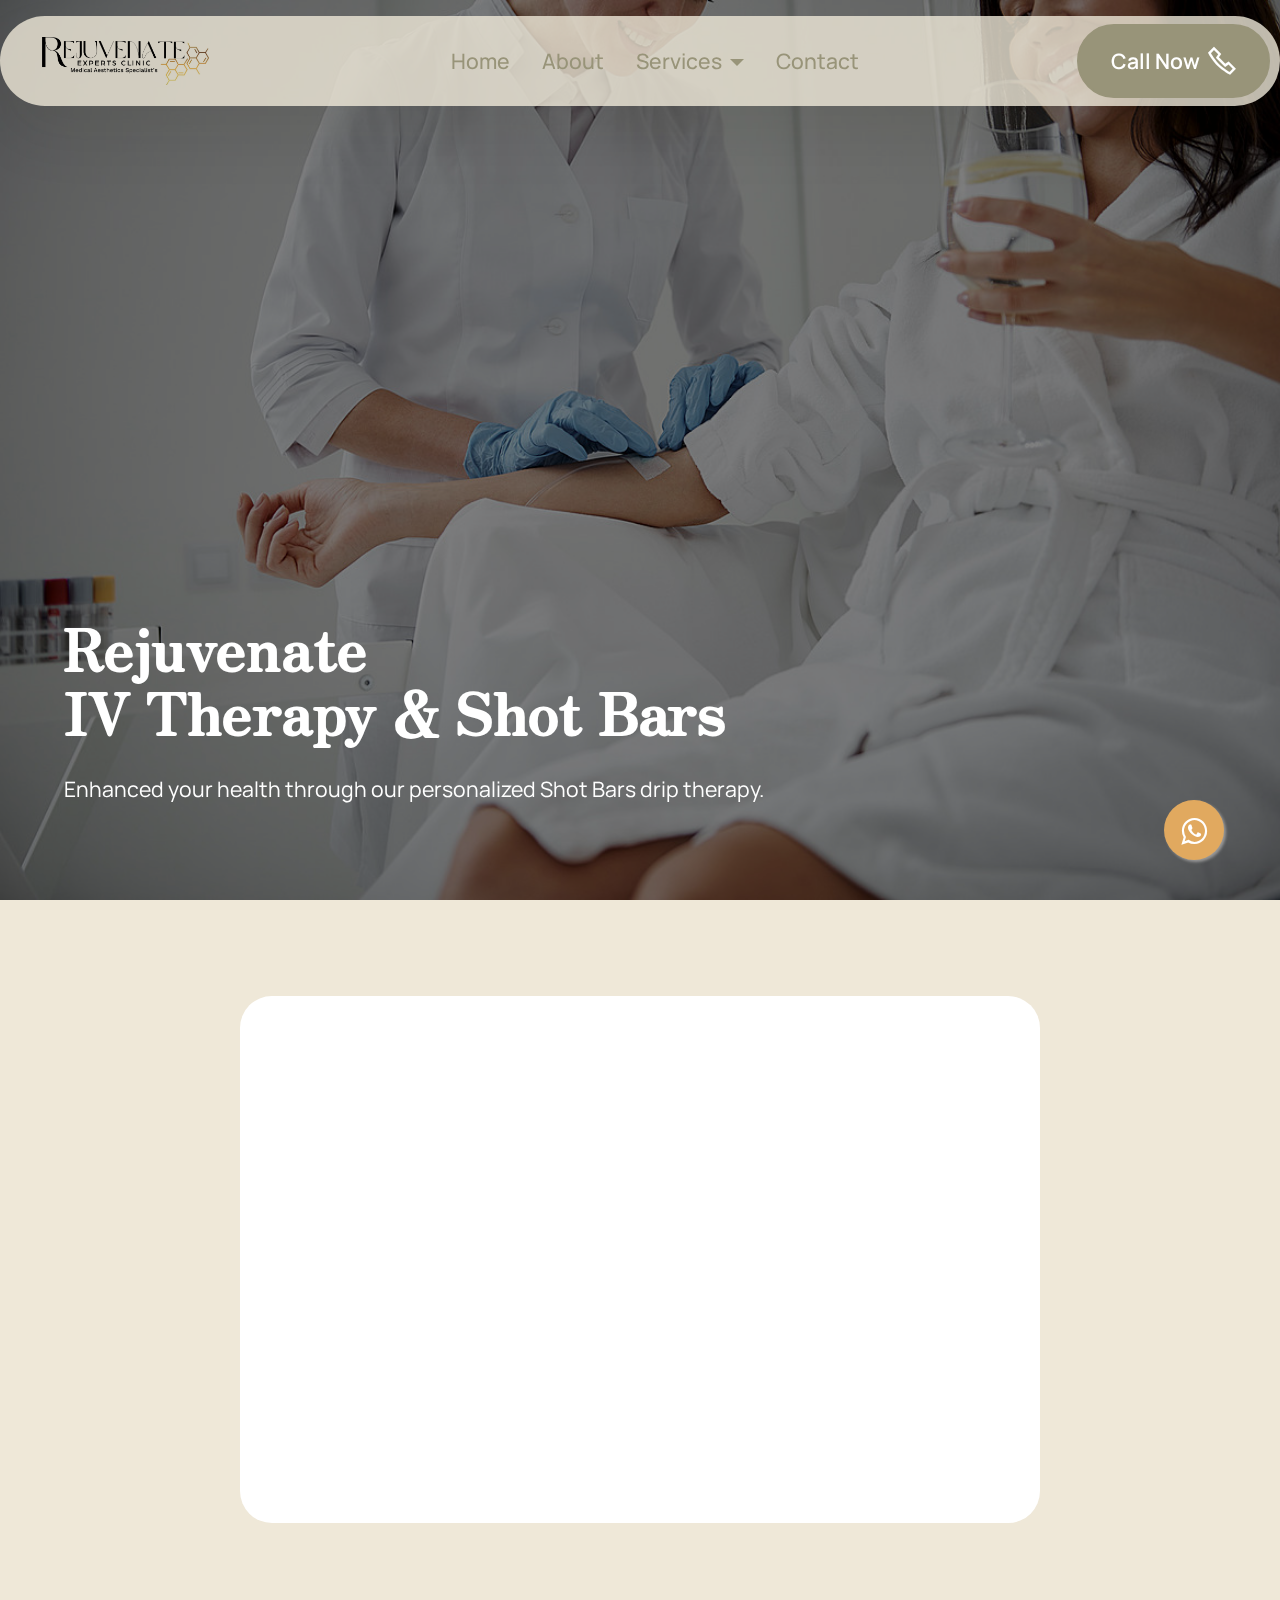
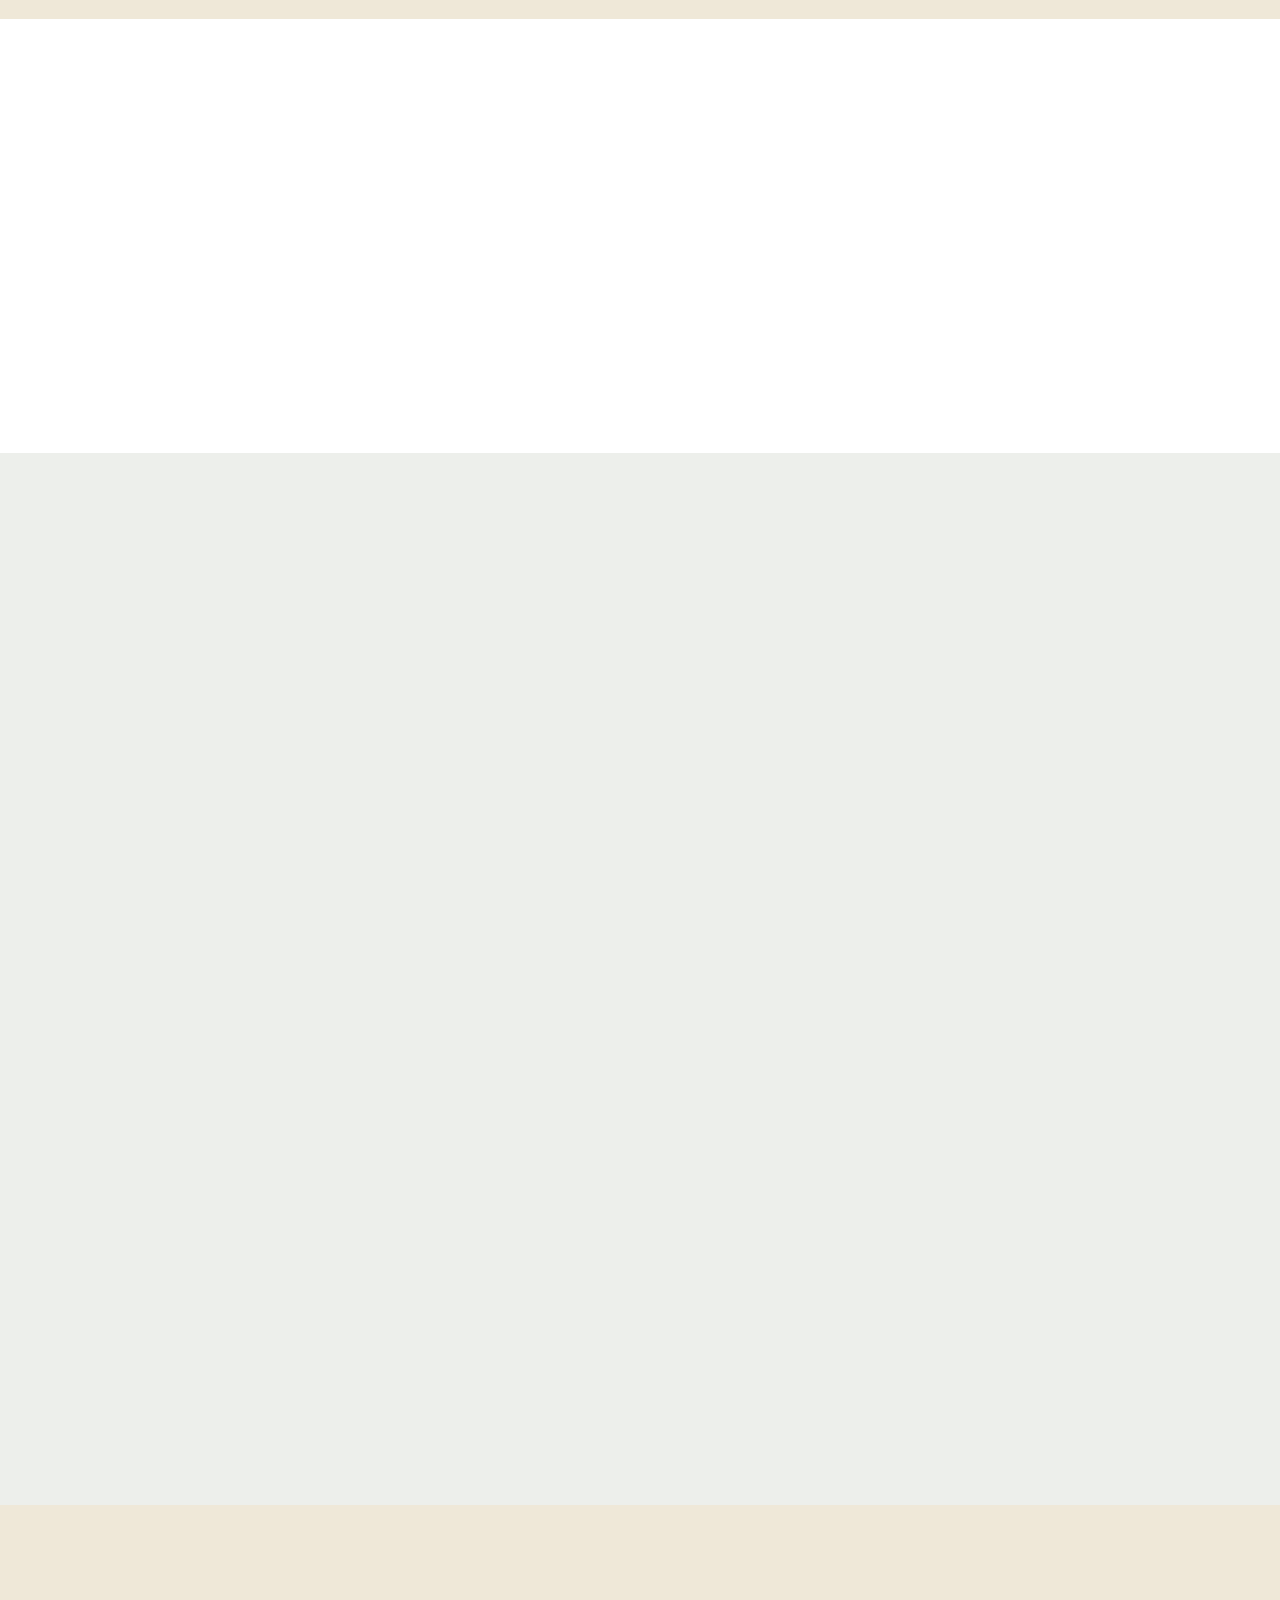
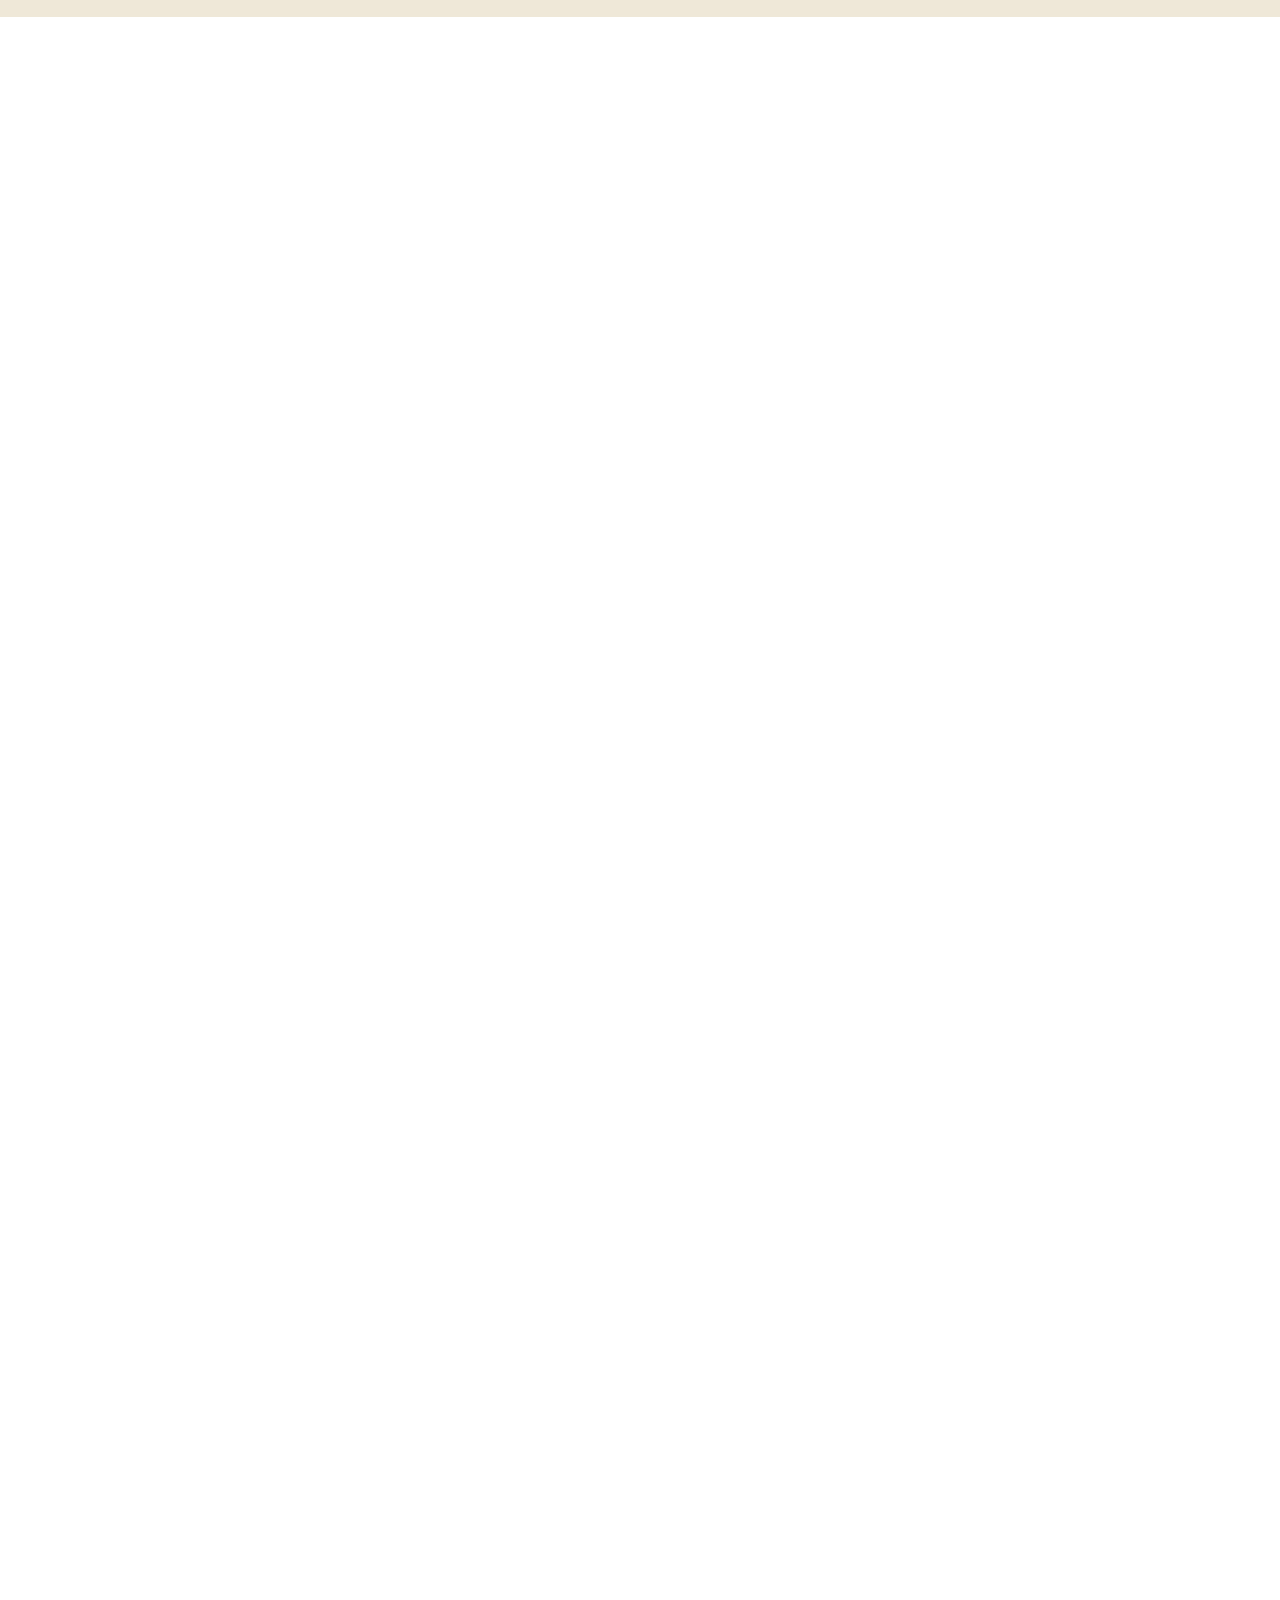
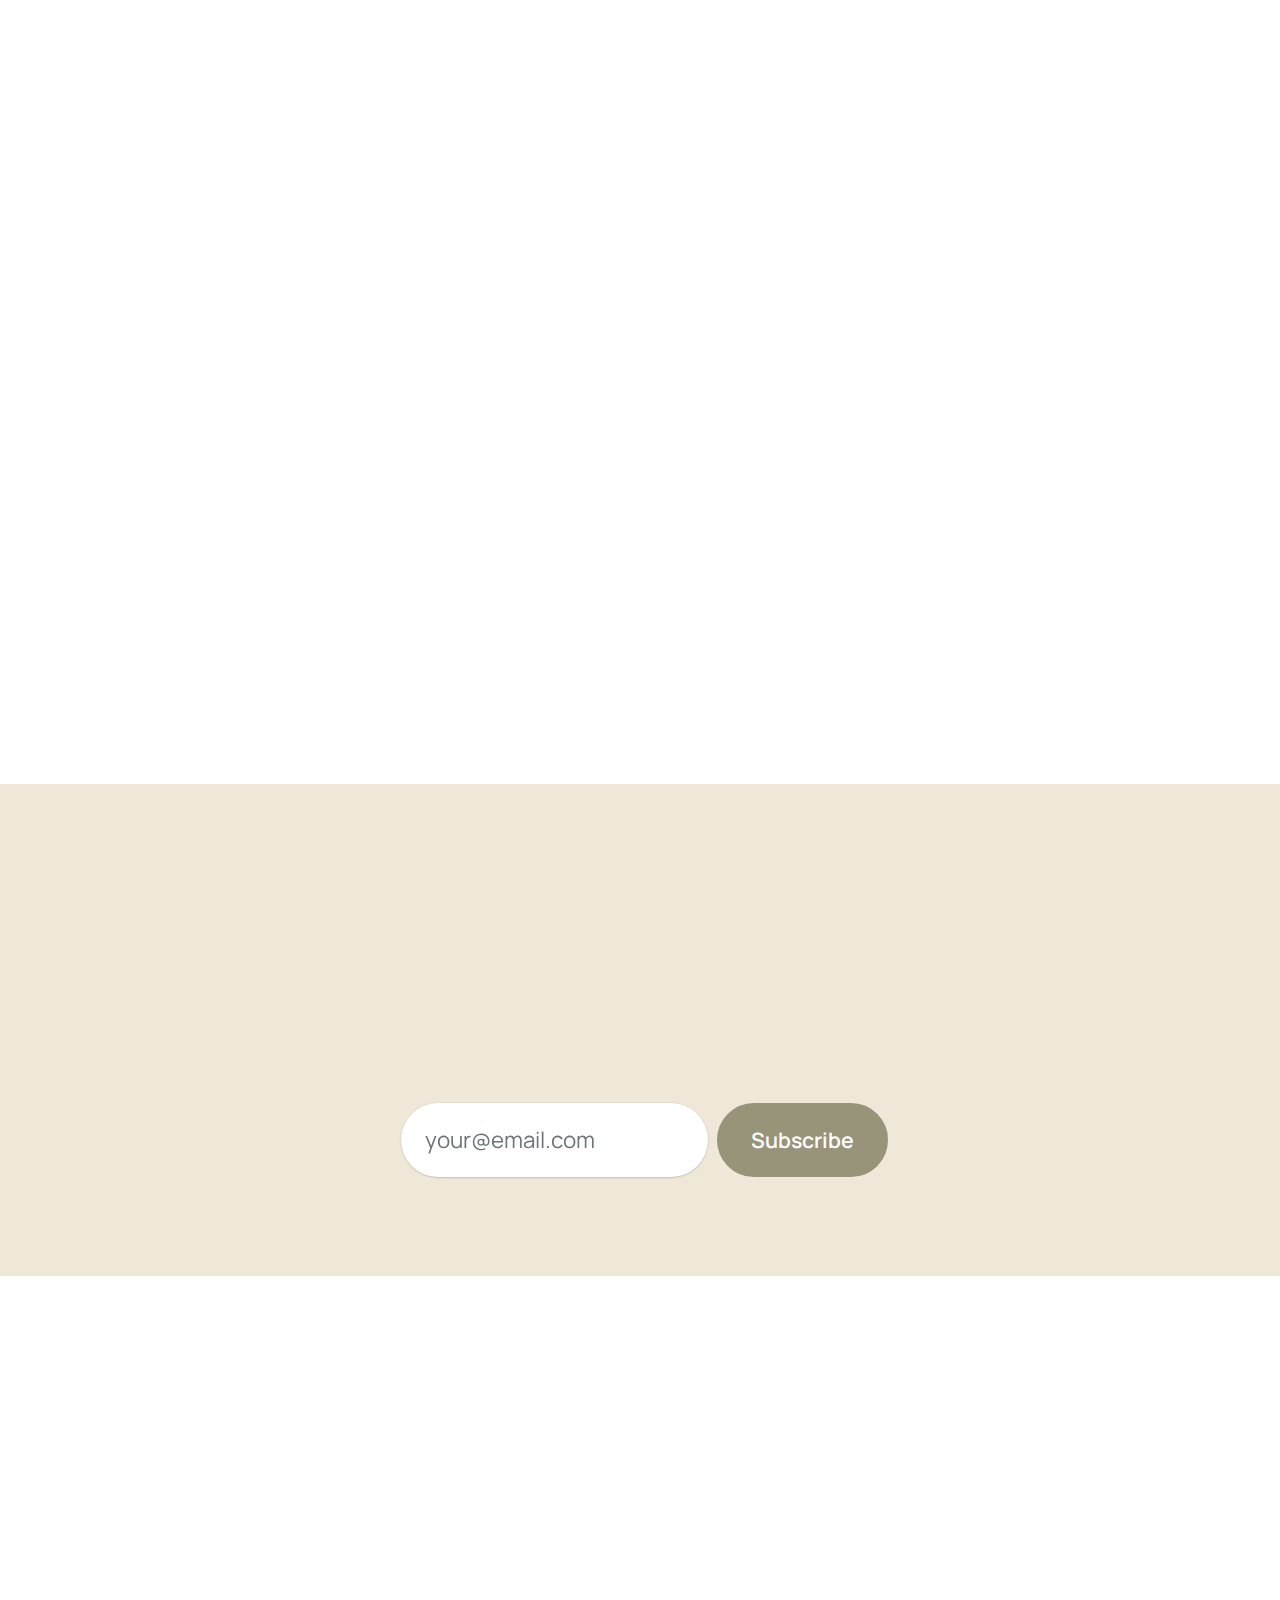
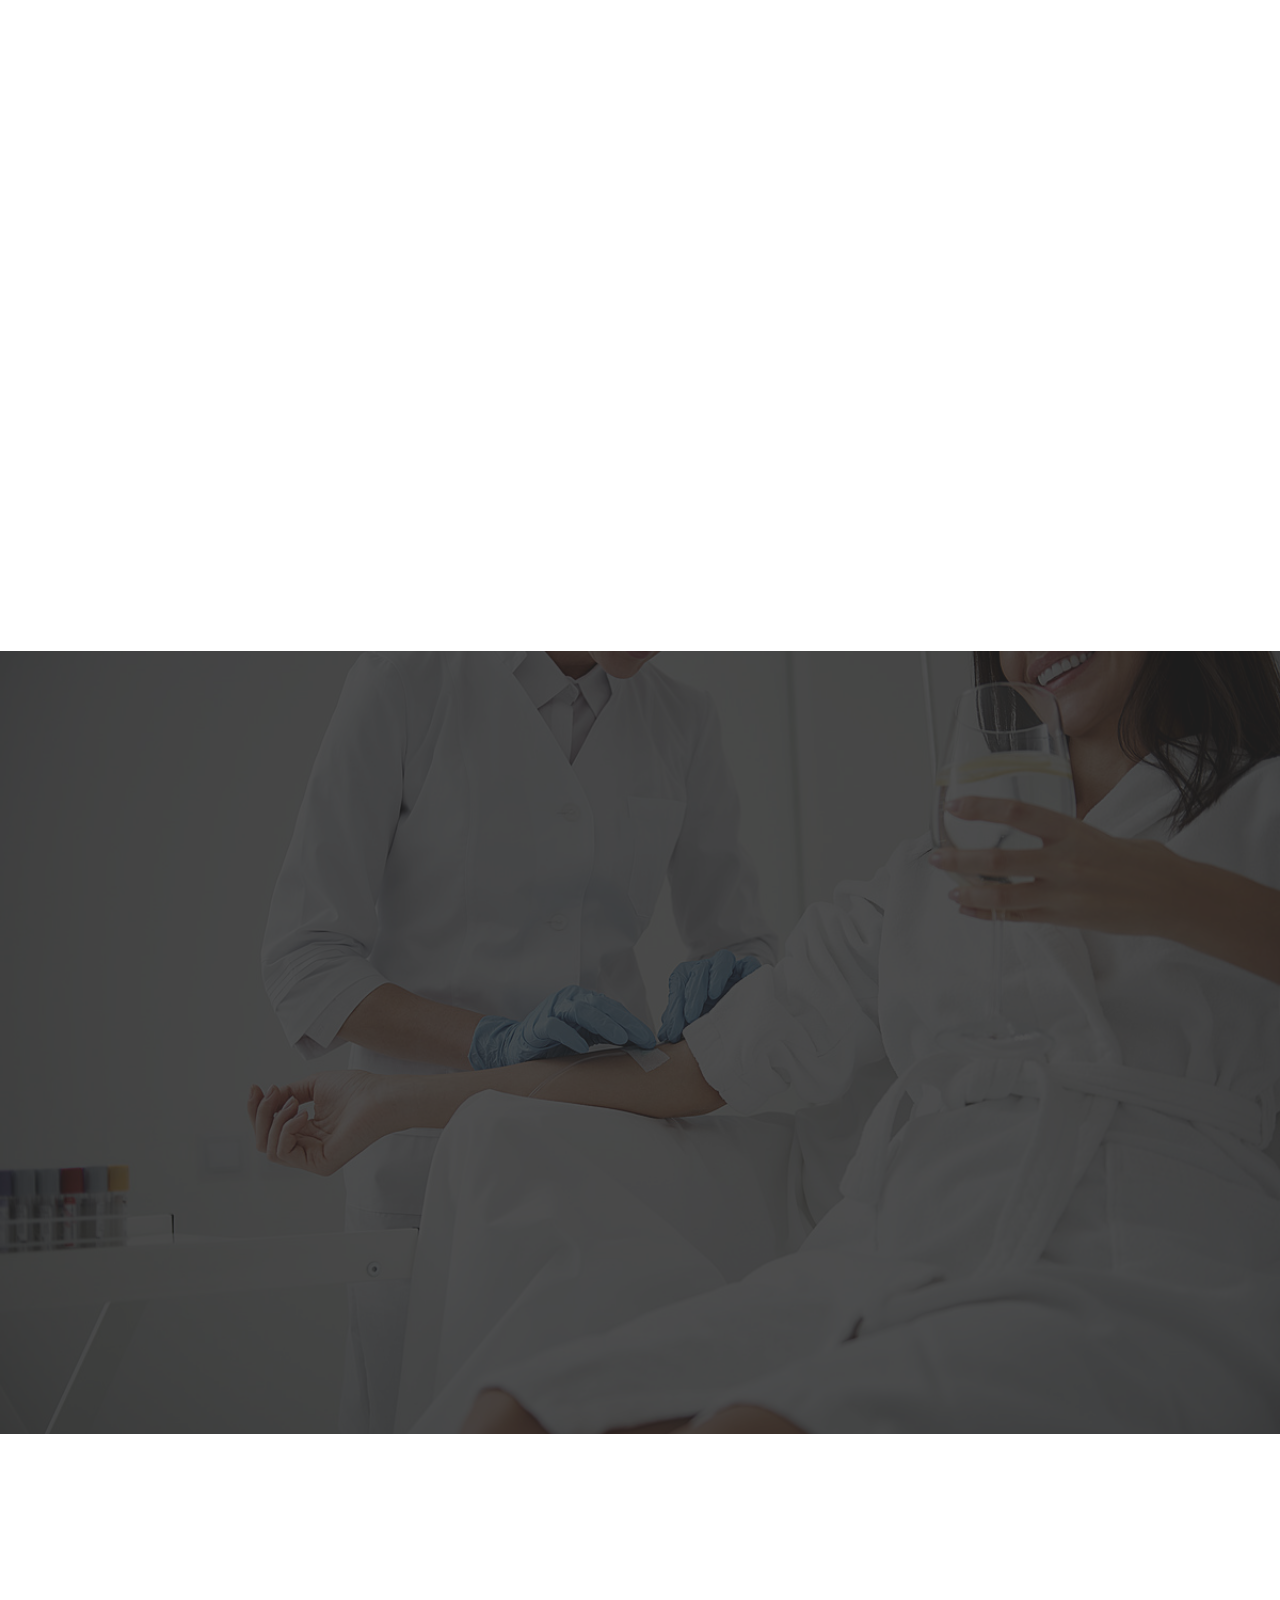
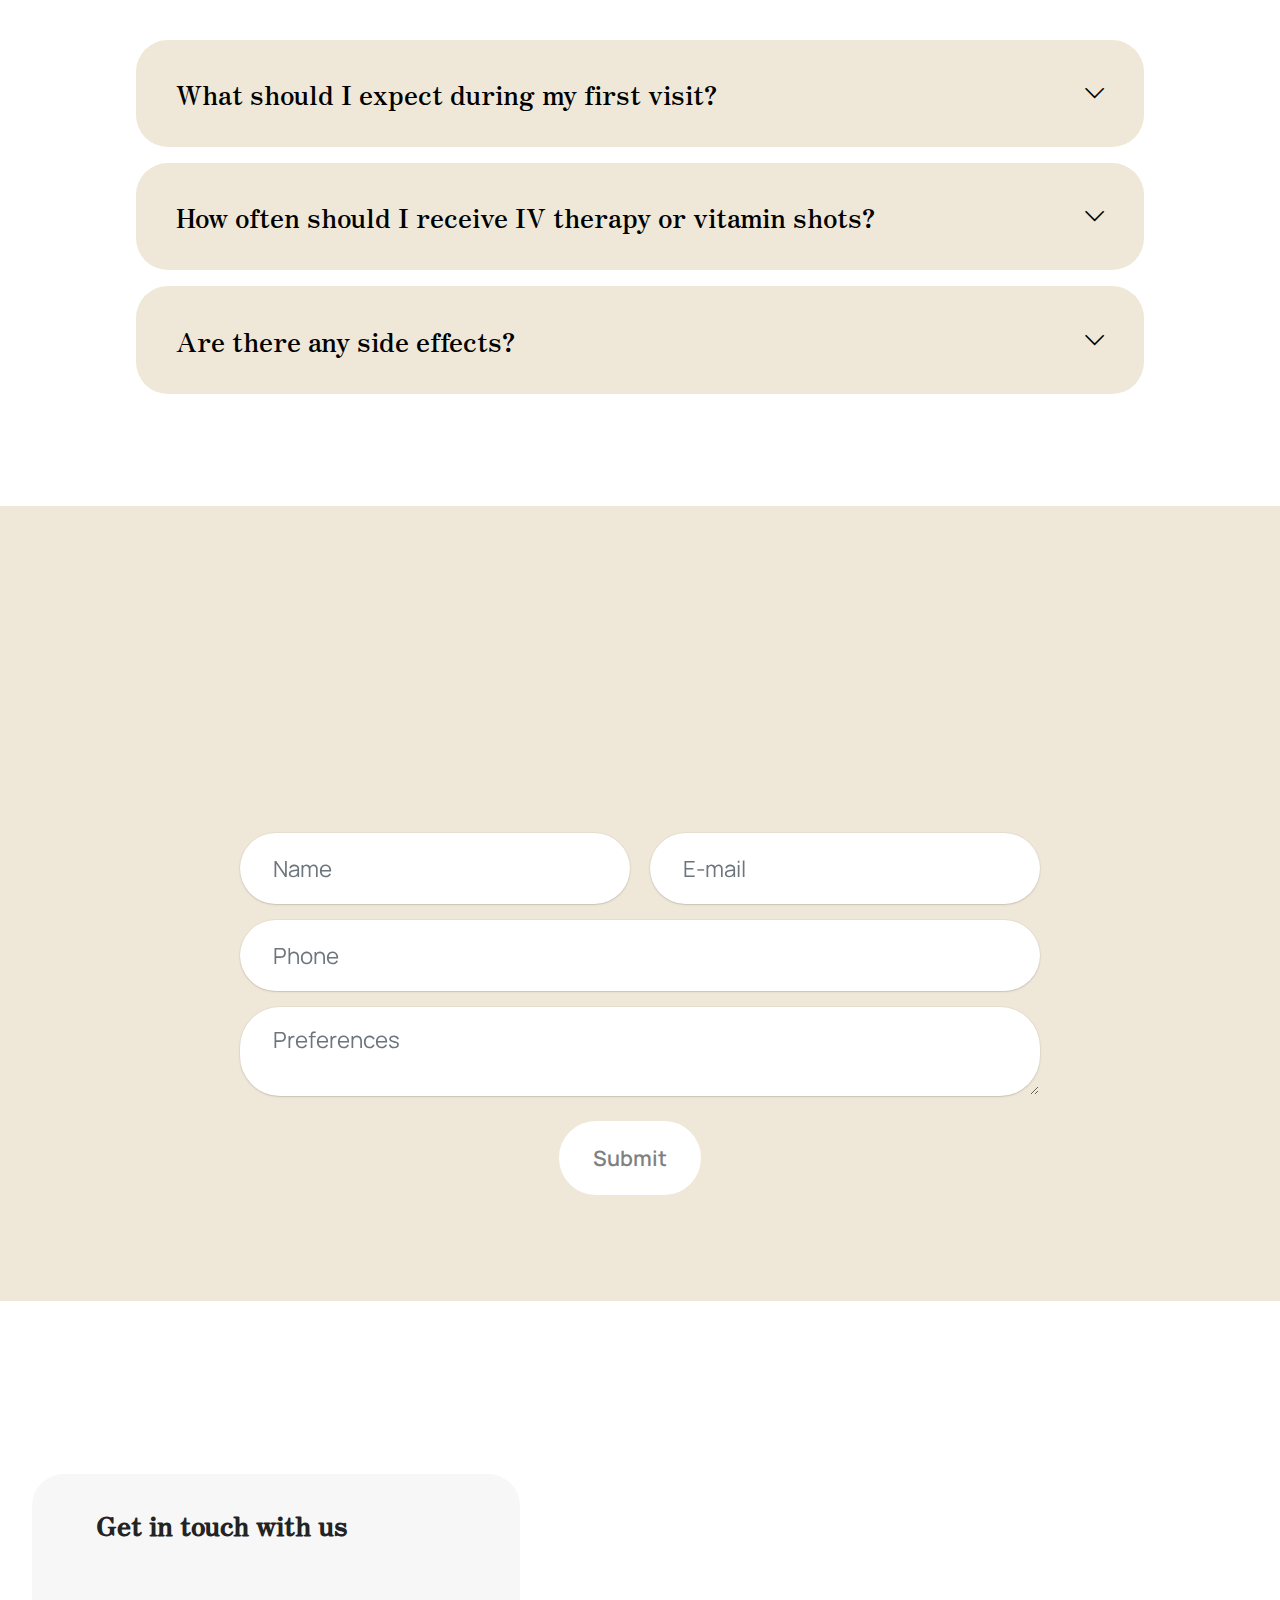
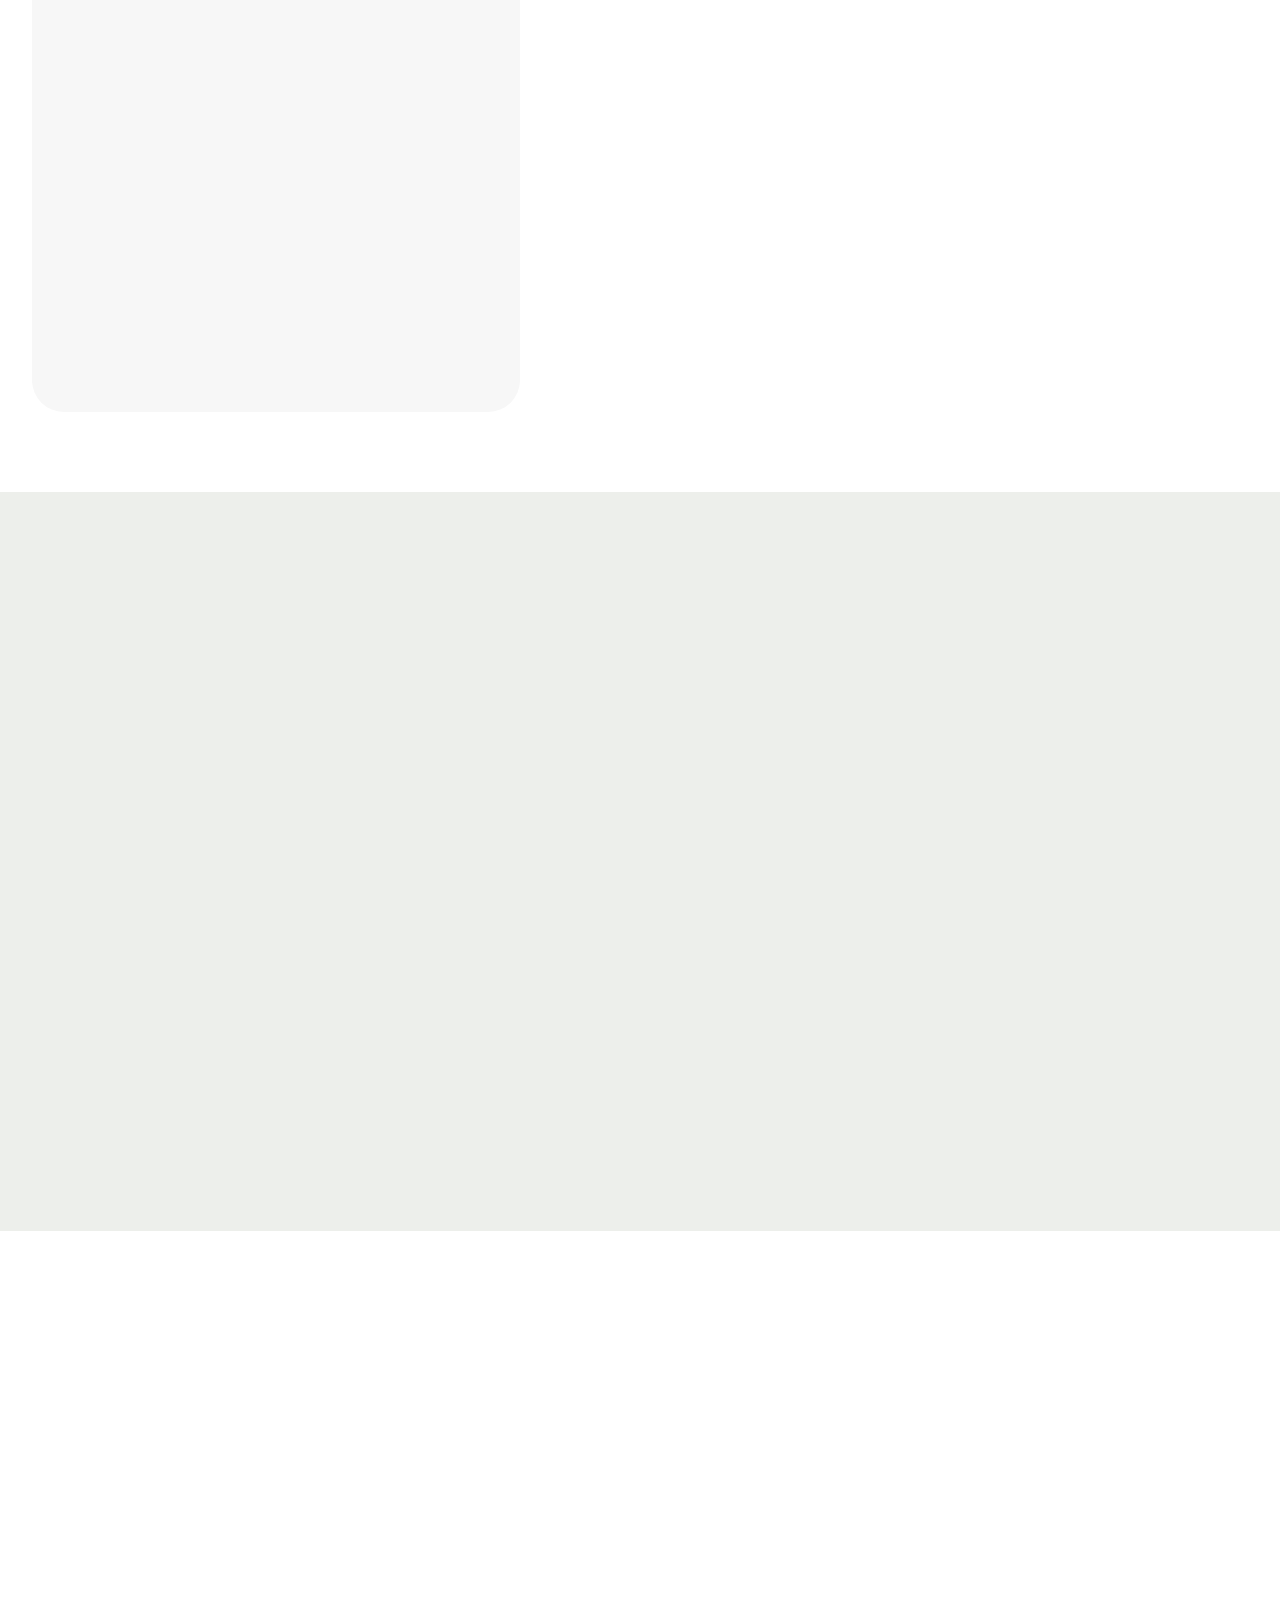
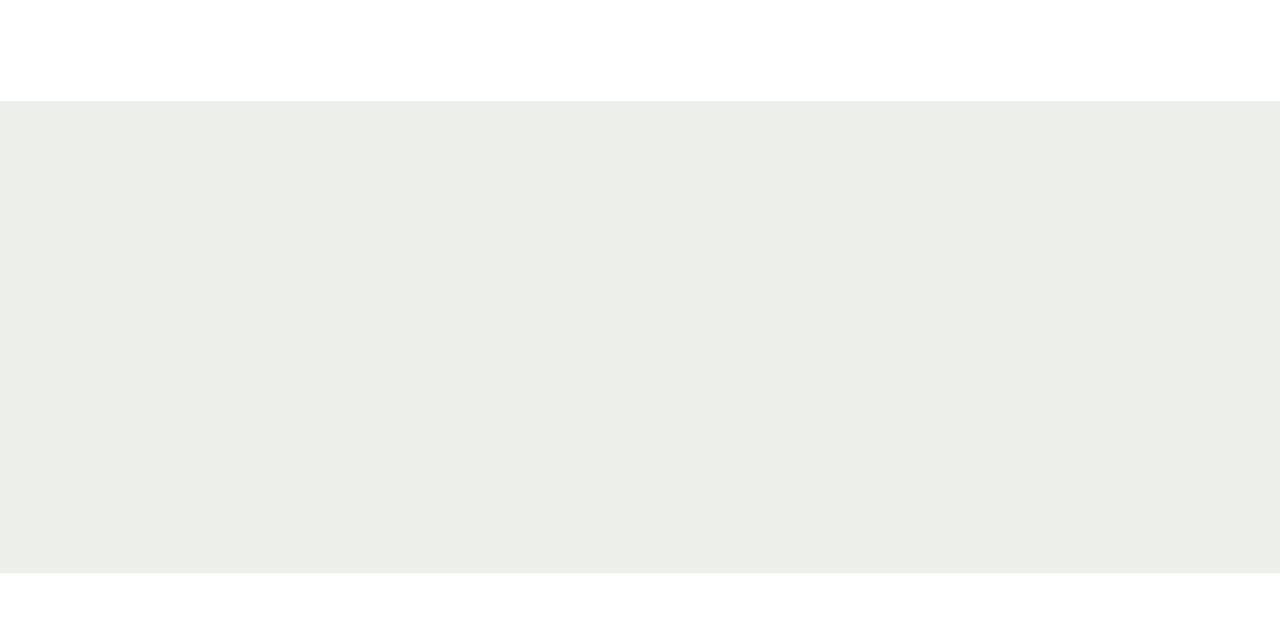
<file: index.html>
<!DOCTYPE html>
<html  >
<head>
  <!-- Site made with Mobirise Website Builder v5.9.18, https://mobirise.com -->
  <meta charset="UTF-8">
  <meta http-equiv="X-UA-Compatible" content="IE=edge">
  <meta name="generator" content="Mobirise v5.9.18, mobirise.com">
  <meta name="viewport" content="width=device-width, initial-scale=1, minimum-scale=1">
  <link rel="shortcut icon" href="assets/images/rejuvenate-1.png" type="image/x-icon">
  <meta name="description" content="">
  
  
  <title>Home</title>
  <link rel="stylesheet" href="assets/web/assets/mobirise-icons2/mobirise2.css">
  <link rel="stylesheet" href="assets/bootstrap/css/bootstrap.min.css">
  <link rel="stylesheet" href="assets/bootstrap/css/bootstrap-grid.min.css">
  <link rel="stylesheet" href="assets/bootstrap/css/bootstrap-reboot.min.css">
  <link rel="stylesheet" href="assets/parallax/jarallax.css">
  <link rel="stylesheet" href="assets/animatecss/animate.css">
  <link rel="stylesheet" href="assets/dropdown/css/style.css">
  <link rel="stylesheet" href="assets/socicon/css/styles.css">
  <link rel="stylesheet" href="assets/theme/css/style.css">
  <link rel="preload" href="https://fonts.googleapis.com/css?family=Zen+Antique:400&display=swap" as="style" onload="this.onload=null;this.rel='stylesheet'">
  <noscript><link rel="stylesheet" href="https://fonts.googleapis.com/css?family=Zen+Antique:400&display=swap"></noscript>
  <link rel="preload" href="https://fonts.googleapis.com/css?family=Manrope:200,300,400,500,600,700,800&display=swap" as="style" onload="this.onload=null;this.rel='stylesheet'">
  <noscript><link rel="stylesheet" href="https://fonts.googleapis.com/css?family=Manrope:200,300,400,500,600,700,800&display=swap"></noscript>
  <link rel="preload" as="style" href="assets/mobirise/css/mbr-additional.css?v=BHKbS3"><link rel="stylesheet" href="assets/mobirise/css/mbr-additional.css?v=BHKbS3" type="text/css">

  
  
  
</head>
<body>
  
  <section data-bs-version="5.1" class="menu menu1 cid-tJGsCG1vVL" once="menu" id="menu01-1">
	

	<nav class="navbar navbar-dropdown navbar-fixed-top navbar-expand-lg">
		<div class="container">
			<div class="navbar-brand">
				<span class="navbar-logo">
					
						<img src="assets/images/rejuvenate-1.png" alt="" style="height: 3rem;">
					
				</span>
				
			</div>
			<button class="navbar-toggler" type="button" data-toggle="collapse" data-bs-toggle="collapse" data-target="#navbarSupportedContent" data-bs-target="#navbarSupportedContent" aria-controls="navbarNavAltMarkup" aria-expanded="false" aria-label="Toggle navigation">
				<div class="hamburger">
					<span></span>
					<span></span>
					<span></span>
					<span></span>
				</div>
			</button>
			<div class="collapse navbar-collapse" id="navbarSupportedContent">
				<ul class="navbar-nav nav-dropdown" data-app-modern-menu="true"><li class="nav-item">
						<a class="nav-link link text-primary display-4" href="index.html#top">Home</a>
					</li>
					<li class="nav-item">
						<a class="nav-link link text-primary display-4" href="index.html#content4-2" aria-expanded="false">About</a>
					</li><li class="nav-item dropdown"><a class="nav-link link text-primary dropdown-toggle display-4" href="index.html#features04-3" data-toggle="dropdown-submenu" data-bs-toggle="dropdown" data-bs-auto-close="outside" aria-expanded="false">Services</a><div class="dropdown-menu" aria-labelledby="dropdown-508"><a class="text-primary show dropdown-item display-4" href="page1.html">Skin Therapy</a><a class="text-primary dropdown-item display-4" href="index.html#article11-9">Drips Therapy</a><a class="text-primary show dropdown-item display-4" href="index.html#people03-7">Aesthetics Therapy</a></div></li>
					<li class="nav-item">
						<a class="nav-link link text-primary display-4" href="index.html#contacts3-1">Contact</a>
					</li></ul>
				
				<div class="navbar-buttons mbr-section-btn"><a class="btn btn-primary display-4" href="tel:+12819673304"><span class="mobi-mbri mobi-mbri-phone mbr-iconfont mbr-iconfont-btn"></span> Call Now</a></div>
			</div>
		</div>
	</nav>
</section>

<section data-bs-version="5.1" class="header16 cid-up78EoazOj mbr-fullscreen mbr-parallax-background" id="header17-0">
  
  <div class="mbr-overlay" style="opacity: 0.5; background-color: rgb(0, 0, 0);"></div>
  <div class="container-fluid">
    <div class="row">
      <div class="content-wrap col-12 col-md-12">
        <h1 class="mbr-section-title mbr-fonts-style mbr-white mb-4 display-1">
          <strong>Rejuvenate<br>IV Therapy &amp; Shot Bars</strong></h1>
        
        <p class="mbr-fonts-style mbr-text mbr-white mb-4 display-7">Enhanced your health through our personalized Shot Bars drip therapy.&nbsp;</p>
        
      </div>
    </div>
  </div>
</section>

<section data-bs-version="5.1" class="header14 cid-tJGD1DIY2H" id="header14-2">
	

	
	
	<div class="container">
		<div class="row justify-content-center">
			<div class="card col-12 col-md-12 col-lg-8">
				<div class="card-wrapper">
					<div class="card-box align-center">
						<h1 class="card-title mbr-fonts-style mb-4 display-2"><strong>Welcome to </strong><br><strong>Rejuvenate Experts Clinic</strong></h1>
						<p class="mbr-text mbr-fonts-style mb-4 display-7">
							We specialize in IV therapy and vitamin shot bars to help you achieve optimal health and wellness. Whether you’re looking to boost your energy, enhance your immunity, or recover from a night out, we have the perfect solution for you
						</p>
						<div class="mbr-section-btn mt-4"><a class="btn btn-primary display-7" href="index.html#form02-0">More</a></div>
					</div>
				</div>
			</div>
		</div>
	</div>
</section>

<section data-bs-version="5.1" class="content4 cid-up7KWo1m5h mbr-parallax-background" id="content4-2">
    

    
    <div class="mbr-overlay" style="opacity: 0.7; background-color: rgb(255, 255, 255);">
    </div>
    <div class="container">
        <div class="row justify-content-center">
            <div class="title col-md-12 col-lg-10">
                <h3 class="mbr-section-title mbr-fonts-style align-center mb-4 display-2"><strong>About Us</strong></h3>
                <h4 class="mbr-section-subtitle align-center mbr-fonts-style mb-4 display-5">At Rejuvenate Expert Clinics, our mission is to empower you to achieve your health goals through personalized wellness solutions. We believe that everyone deserves to feel revitalized, energized, and healthy, and we are committed to providing the highest quality care in a comfortable and welcoming environment.</h4>
                
            </div>
        </div>
    </div>
</section>

<section data-bs-version="5.1" class="features036 cid-up7xeTgvJu" id="features036-1">
	

	
	

	<div class="container">
		<div class="row justify-content-center">
			<div class="col-md-12 content-head mb-5">
				<h1 class="mbr-section-title mbr-fonts-style mb-0 display-2"><strong>Our Commitment to Quality</strong></h1>
				
			</div>
		</div>


		<div class="row justify-content-center">
			<div class="item features-without-image col-12 col-md-12 col-lg-4 item-mb active">
				<div class="item-wrapper image-wrapper">
					<img class="w-100" src="assets/images/aadir-un-ttulo-1.png" alt="" data-slide-to="0" data-bs-slide-to="0">
				</div>
			</div>

			
			
			
			<div class="item features-without-image col-12 col-md-12 col-lg-4 item-mb">
				<div class="item-wrapper">
					<div class="align-left item-content">
						
						<h5 class="card-title mbr-fonts-style display-5"><strong>Licensed Professionals</strong></h5>
						<p class="card-text mbr-fonts-style display-7">
							Our team of certified professionals ensures that every treatment is safe, effective, and tailored to your needs.</p>
						
					</div>

				</div>
			</div>
			<div class="item features-without-image col-12 col-md-12 col-lg-4 item-mb">
				<div class="item-wrapper">
					<div class="align-left item-content">
						
						<h5 class="card-title mbr-fonts-style display-5"><strong>Premium</strong><br><strong> Ingredients</strong></h5>
						<p class="card-text mbr-fonts-style display-7">
							We use only the best vitamins, minerals, and hydration solutions, sourced from reputable suppliers.</p>
						
					</div>

				</div>
			</div><div class="item features-without-image col-12 col-md-12 col-lg-4 item-mb">
				<div class="item-wrapper">
					<div class="align-left item-content">
						
						<h5 class="card-title mbr-fonts-style display-5"><strong>State-of-the-Art Facilities</strong></h5>
						<p class="card-text mbr-fonts-style display-7">
							Our wellness center are designed with your comfort in mind, featuring relaxing environments that promote peace and rejuvenation</p>
						
					</div>

				</div>
			</div>
		</div>
	</div>
</section>

<section data-bs-version="5.1" class="article11 cid-up9aQ8Dn6y" id="article11-9">
    

    
    
    <div class="container">
        <div class="row justify-content-center">
            <div class="title col-md-12 col-lg-10">
                <h3 class="mbr-section-title mbr-fonts-style align-center mt-0 mb-0 display-1">
                <strong>Our Services</strong></h3>
                
                
            </div>
        </div>
    </div>
</section>

<section data-bs-version="5.1" class="features4 cid-tJGEoKGifq" id="features04-3">
	
	
	<div class="container">
		<div class="mbr-section-head mb-5">
			<h4 class="mbr-section-title mbr-fonts-style align-left mb-3 display-2"><strong>Health Services</strong></h4>
			<h5 class="mbr-section-subtitle mbr-fonts-style align-left mb-3 display-7">We deliver essential nutrients directly into your bloodstream, providing rapid hydration and wellness benefits. <br>Choose from a variety of IV drips tailored to your specific health goals:</h5>
			
		</div>
		<div class="row">
			<div class="item features-image col-12 col-md-6 col-lg-4">
				<div class="item-wrapper">
					<div class="item-img">
						<img src="assets/images/ft.jpg" alt="">
					</div>
					<div class="item-content">
						<h5 class="item-title mbr-fonts-style display-5"><strong>Detox /Cleanser</strong></h5>
						
						<p class="mbr-text mbr-fonts-style display-7">
							Detoxification, Inflammation Control and Improved Immune function.<br><br></p>
						
					</div>

				</div>
			</div>
			<div class="item features-image col-12 col-md-6 col-lg-4">
				<div class="item-wrapper">
					<div class="item-img">
						<img src="assets/images/ofertas-de-san-valentn-3.png" alt="">
					</div>
					<div class="item-content">
						<h5 class="item-title mbr-fonts-style display-5">
							<strong>Get Ready &amp; Go</strong></h5>
						
						<p class="mbr-text mbr-fonts-style display-7">
							Feel Energized, Boat Metabolism and Burn Fat</p>
						
					</div>
				</div>
			</div>
			<div class="item features-image col-12 col-md-6 col-lg-4">
				<div class="item-wrapper">
					<div class="item-img">
						<img src="assets/images/aadir-un-ttulo-5.png" alt="">
					</div>
					<div class="item-content">
						<h5 class="item-title mbr-fonts-style display-5">
							<strong>Stop Forgetting</strong></h5>
						
						<p class="mbr-text mbr-fonts-style display-7">
							Improve cognitive functions: information processing learning and memory.<br>
						</p>
						
					</div>
				</div>
			</div>
			
			
			
		</div>
	</div>
</section>

<section data-bs-version="5.1" class="features03 cid-uskSwycoDD" id="features03-m">
	
	
	<div class="container">
		<div class="row justify-content-center mb-5">
			<div class="col-12 content-head">
				<div class="mbr-section-head">
					<h4 class="mbr-section-title mbr-fonts-style align-center mb-0 display-2"><strong>IV Therapy</strong></h4>
					
				</div>
			</div>
		</div>
		<div class="row">
			<div class="item features-image col-12 col-md-6 col-lg-3 active">
				<div class="item-wrapper">
					<div class="item-img mb-3">
						<img src="assets/images/whatsapp-image-2024-10-13-at-4.55.40-pm.jpeg" alt="" title="" data-slide-to="0" data-bs-slide-to="0">
					</div>
					<div class="item-content align-left">
						<h5 class="item-title mbr-fonts-style mt-0 mb-2 display-5"><strong>IMMUNITY</strong></h5>
						
						
					</div>
				</div>
			</div>
			<div class="item features-image col-12 col-md-6 col-lg-3">
				<div class="item-wrapper">
					<div class="item-img mb-3">
						<img src="assets/images/whatsapp-image-2024-10-13-at-4.55.13-pm.jpeg" alt="" title="" data-slide-to="1" data-bs-slide-to="1">
					</div>
					<div class="item-content align-left">
						<h5 class="item-title mbr-fonts-style mb-2 mt-0 display-5">
							<strong>STOP FORGETTING</strong></h5>
						
						
					</div>
				</div>
			</div>
			<div class="item features-image col-12 col-md-6 col-lg-3">
				<div class="item-wrapper">
					<div class="item-img mb-3">
						<img src="assets/images/whatsapp-image-2024-10-13-at-4.55.12-pm.jpeg" alt="" title="" data-slide-to="2" data-bs-slide-to="2">
					</div>
					<div class="item-content align-left">
						<h5 class="item-title mbr-fonts-style mb-2 mt-0 display-5">
						    <strong>ALEVIATE / RELEASE</strong></h5>
						
						
					</div>
				</div>
			</div><div class="item features-image col-12 col-md-6 col-lg-3">
				<div class="item-wrapper">
					<div class="item-img mb-3">
						<img src="assets/images/whatsapp-image-2024-10-13-at-4.51.18-pm.jpeg" alt="" title="" data-slide-to="3" data-bs-slide-to="3">
					</div>
					<div class="item-content align-left">
						<h5 class="item-title mbr-fonts-style mb-2 mt-0 display-5"><strong>GET READY TO GLOW</strong></h5>
						
						
					</div>
				</div>
			</div>
		</div>
	</div>
</section>

<section data-bs-version="5.1" class="features4 cid-up7THGtCad" id="features04-3">
	
	
	<div class="container">
		
		<div class="row">
			<div class="item features-image col-12 col-md-6 col-lg-4">
				<div class="item-wrapper">
					<div class="item-img">
						<img src="assets/images/aadir-un-ttulo-3.png" alt="">
					</div>
					<div class="item-content">
						<h5 class="item-title mbr-fonts-style display-5"><strong>Immunity</strong></h5>
						
						<p class="mbr-text mbr-fonts-style display-7">
							Boost your immune system, feel better faster.<br><br></p>
						
					</div>

				</div>
			</div>
			<div class="item features-image col-12 col-md-6 col-lg-4">
				<div class="item-wrapper">
					<div class="item-img">
						<img src="assets/images/ofertas-de-san-valentn.png" alt="Mobirise Website Builder">
					</div>
					<div class="item-content">
						<h5 class="item-title mbr-fonts-style display-5">
							<strong>Alleviate/Release</strong></h5>
						
						<p class="mbr-text mbr-fonts-style display-7">Minimizes bloating, irritability, abdominal discomfort, lower back pain.&nbsp;</p>
						
					</div>
				</div>
			</div>
			<div class="item features-image col-12 col-md-6 col-lg-4">
				<div class="item-wrapper">
					<div class="item-img">
						<img src="assets/images/ofertas-de-san-valentn-2.png" alt="">
					</div>
					<div class="item-content">
						<h5 class="item-title mbr-fonts-style display-5"><strong>NAD+</strong></h5>
						
						<p class="mbr-text mbr-fonts-style display-7">
							Anti-Aging Effects<br>Manages Chronic Stress<br>Improved Cognitive Function<br>Aids Addiction Recovery<br>Boots Organ Function</p>
						
					</div>
				</div>
			</div>
			
			
			
		</div>
	</div>
</section>

<section data-bs-version="5.1" class="form1 cid-tJGQpvh1d5" id="form01-6">
	

	

	<div class="container-fluid">
		<div class="row content-wrapper justify-content-center">
			<div class="col-lg-7 mbr-form">
				<div class="col-lg-12 col-md-12 col-sm-12">
					<h5 class="mbr-section-title mbr-fonts-style mb-5 display-1"><strong>Subscribe to our Membership and get 10% off and more..</strong></h5>
				</div>

				<div class="text-wrapper align-left" data-form-type="formoid">
					<!--Formbuilder Form-->
					<form action="https://mobirise.eu/" method="POST" class="mbr-form form-with-styler" data-form-title="Form Name"><input type="hidden" name="email" data-form-email="true" value="vvw9vIGHY/4/M1aFCtXNQwblXYqRl9I8ApJftmudiYyGuWLyShUcBHNH+035D1rhUfDy7w1D3FIeIBtHOVaY9Kw1GGgLeucHvPaBoEFfUTruSw7OHpDi24NLLJR/YCF2">
						<div class="row">
							<div hidden="hidden" data-form-alert="" class="alert alert-success col-12">Thanks for filling out the form!</div>
							<div hidden="hidden" data-form-alert-danger="" class="alert alert-danger col-12">
								Oops...! some problem!
							</div>
						</div>
						<div class="dragArea row">
							<div data-for="email" class="col-lg-6 col-md-6 col-sm-12 form-group">
								<input type="email" name="email" placeholder="your@email.com" data-form-field="email" class="form-control display-7" value="" id="email-form01-6">
							</div>
							<div class="col-auto mbr-section-btn"><button type="submit" class="w-100 w-100 w-100 w-100 w-100 w-100 btn btn-primary display-7">Subscribe</button></div>
						</div>
					</form>
					<!--Formbuilder Form-->
				</div>
			</div>
		</div>
	</div>
</section>

<section data-bs-version="5.1" class="people3 cid-tJGQCkAyg1" id="people03-7">
	
	
	<div class="container">
		<div class="mbr-section-head mb-4">
			<h4 class="mbr-section-title mbr-fonts-style align-center mb-3 display-2"><strong>Aesthetics&nbsp;Services</strong></h4>
			
		</div>
		<div class="row">
			<div class="item features-image col-12 col-md-6 col-lg-4">
				<div class="item-wrapper">
					<div class="item-img mb-3">
						<img src="assets/images/ofertas-de-san-valentn-5.png" alt="" title="">
					</div>
					<div class="item-content align-left">
						
						<h6 class="item-subtitle mbr-fonts-style mb-3 display-5"><strong>Basic Facials</strong></h6>
						<p class="mbr-text mbr-fonts-style mt-3 display-7">
							Basic Package, can use with<br>add on</p>
					</div>
					
				</div>
			</div>
			<div class="item features-image col-12 col-md-6 col-lg-4">
				<div class="item-wrapper">
					<div class="item-img mb-3">
						<img src="assets/images/banner1.jpeg" alt="" title="">
					</div>
					<div class="item-content align-left">
						
						<h6 class="item-subtitle mbr-fonts-style mb-3 display-5"><strong>Medical Facials</strong></h6>
						<p class="mbr-text mbr-fonts-style mt-3 display-7">Derma planning<br>Hyaluronic acid micro needling<br>Plasma Micro needling<br>Chemical peels<br>Radiofrequency Micro needling<br><br></p>
					</div>
					
				</div>
			</div>
			<div class="item features-image col-12 col-md-6 col-lg-4">
				<div class="item-wrapper">
					<div class="item-img mb-3">
						<img src="assets/images/ofertas-de-san-valentn-4.png" alt="" title="">
					</div>
					<div class="item-content align-left">
						
						<h6 class="item-subtitle mbr-fonts-style mb-3 display-5"><strong>Add On</strong></h6>
						<p class="mbr-text mbr-fonts-style mt-3 display-7">Microdermabrasion<br>High Frequency<br>Led Therapy<br>Mask<br>Micro Current</p>
					</div>
					
				</div>
			</div>
		</div>
	</div>
</section>

<section data-bs-version="5.1" class="features24 cid-up891xP2pv" id="features24-4">

    

    
    <div class="mbr-overlay" style="opacity: 0.8; background-color: rgb(35, 35, 35);">
    </div>
    <div class="container">
        <div class="row justify-content-center">
            <div class="col-12">
                <div class="card-wrapper mb-4">
                    <div class="card-box align-center">
                        <h4 class="card-title mbr-fonts-style mb-4 display-2"><strong>How It Works</strong></h4>
                        
                        
                    </div>
                </div>
            </div>
            <div class="col-12 col-md-6 col-lg-3">
                <div class="item first mbr-flex p-4">
                    <div class="icon-wrap w-100">
                        <div class="icon-box">
                            <span class="step-number mbr-fonts-style display-5">1</span>
                        </div>
                    </div>

                    <div class="text-box">
                        <h4 class="icon-title card-title mbr-black mbr-fonts-style display-7">
                            <strong>Consultation</strong></h4>
                        <h5 class="mbr-text mbr-black mbr-fonts-style display-4">Your wellness journey begins with a one-on-one consultation with one of our experienced medical professionals. During this time, we'll discuss your health goals, medical history, and recommend the best treatments for you.</h5>
                    </div>
                </div>
                <!-- <span mbr-icon class="mbr-iconfont mobi-mbri-devices mobi-mbri"></span> -->
            </div>
            <div class="col-12 col-md-6 col-lg-3">
                <div class="item mbr-flex p-4">
                    <div class="icon-wrap w-100">
                        <div class="icon-box">
                            <span class="step-number mbr-fonts-style display-5">2</span>
                        </div>
                    </div>
                    <div class="text-box">
                        <h4 class="icon-title card-title mbr-black mbr-fonts-style display-7"><strong>Personalized Treatment Plan</strong></h4>
                        <h5 class="mbr-text mbr-black mbr-fonts-style display-4">Based on your consultation, we will create a personalized treatment plan tailored to your specific needs. This ensures you receive the most effective IV therapy or vitamin shots for your health goals.</h5>
                    </div>
                </div>
            </div>
            <div class="col-12 col-md-6 col-lg-3">
                <div class="item mbr-flex p-4">
                    <div class="icon-wrap w-100">
                        <div class="icon-box">
                            <span class="step-number mbr-fonts-style display-5">3</span>
                        </div>
                    </div>
                    <div class="text-box">
                        <h4 class="icon-title card-title mbr-black mbr-fonts-style display-7"><strong>Treatment Session</strong></h4>
                        <h5 class="mbr-text mbr-black mbr-fonts-style display-4">Relax in our comfortable treatment area as our trained professionals administer your IV drip or vitamin shot. Each session typically lasts between 30 to 60 minutes, allowing you to unwind while rejuvenating your body.</h5>
                    </div>
                </div>
            </div>
            <div class="col-12 col-md-6 col-lg-3">
                <div class="item mbr-flex p-4">
                    <div class="icon-wrap w-100">
                        <div class="icon-box">
                            <span class="step-number mbr-fonts-style display-5">4</span>
                        </div>
                    </div>
                    <div class="text-box">
                        <h4 class="icon-title card-title mbr-black mbr-fonts-style display-7"><strong>Post-Treatment Care</strong></h4>
                        <h5 class="mbr-text mbr-black mbr-fonts-style display-4">After your treatment, our team will provide guidance on post-care and recommend follow-up sessions based on your individual health goals.</h5>
                    </div>
                </div>
            </div>
            
            
            
            
        </div>
    </div>
</section>

<section data-bs-version="5.1" class="list1 cid-tJGRlgYbKj" id="list01-8">
	
	
	<div class="container">
		<div class="row justify-content-center">
			<div class="col-12 col-md-12 col-lg-10 m-auto">
				<div class="content">
					<div class="mbr-section-head align-left mb-5">
						
						<h3 class="mbr-section-title mb-2 mbr-fonts-style display-2">
							<strong>Got questions?</strong>
						</h3>
					</div>
					<div id="bootstrap-accordion_12" class="panel-group accordionStyles accordion" role="tablist" aria-multiselectable="true">
						<div class="card mb-3">
							<div class="card-header" role="tab" id="headingOne">
								<a role="button" class="panel-title collapsed" data-toggle="collapse" data-bs-toggle="collapse" data-core="" href="#collapse1_12" aria-expanded="false" aria-controls="collapse1">
									<h6 class="panel-title-edit mbr-semibold mbr-fonts-style mb-0 display-5">What should I expect during my first visit?</h6>
									<span class="sign mbr-iconfont mobi-mbri-arrow-down"></span>
								</a>
							</div>
							<div id="collapse1_12" class="panel-collapse noScroll collapse" role="tabpanel" aria-labelledby="headingOne" data-parent="#accordion" data-bs-parent="#bootstrap-accordion_12">
								<div class="panel-body">
									<p class="mbr-fonts-style panel-text display-7">
										During your first visit, you will have a consultation where we will assess your health history and discuss your wellness goals. Afterward, you'll receive your personalized treatment.
									</p>
								</div>
							</div>
						</div>
						<div class="card mb-3">
							<div class="card-header" role="tab" id="headingOne">
								<a role="button" class="panel-title collapsed" data-toggle="collapse" data-bs-toggle="collapse" data-core="" href="#collapse2_12" aria-expanded="false" aria-controls="collapse2">
									<h6 class="panel-title-edit mbr-semibold mbr-fonts-style mb-0 display-5">How often should I receive IV therapy or vitamin shots?</h6>
									<span class="sign mbr-iconfont mobi-mbri-arrow-down"></span>
								</a>
							</div>
							<div id="collapse2_12" class="panel-collapse noScroll collapse" role="tabpanel" aria-labelledby="headingOne" data-parent="#accordion" data-bs-parent="#bootstrap-accordion_12">
								<div class="panel-body">
									<p class="mbr-fonts-style panel-text display-7">
										The frequency of treatments varies based on individual health goals and needs. Our team will discuss a suitable plan during your consultation.
									</p>
								</div>
							</div>
						</div>
						<div class="card mb-3">
							<div class="card-header" role="tab" id="headingOne">
								<a role="button" class="panel-title collapsed" data-toggle="collapse" data-bs-toggle="collapse" data-core="" href="#collapse3_12" aria-expanded="false" aria-controls="collapse3">
									<h6 class="panel-title-edit mbr-semibold mbr-fonts-style mb-0 display-5">Are there any side effects?</h6>
									<span class="sign mbr-iconfont mobi-mbri-arrow-down"></span>
								</a>
							</div>
							<div id="collapse3_12" class="panel-collapse noScroll collapse" role="tabpanel" aria-labelledby="headingOne" data-parent="#accordion" data-bs-parent="#bootstrap-accordion_12">
								<div class="panel-body">
									<p class="mbr-fonts-style panel-text display-7">
										Most clients experience minimal side effects, if any. Our trained professionals will monitor you throughout the treatment to ensure your safety and comfort.
									</p>
								</div>
							</div>
						</div>
						
						
						
					</div>
				</div>
			</div>
		</div>
	</div>
</section>

<section data-bs-version="5.1" class="form5 cid-tL70TtsETn" id="form02-0">
    
    
    <div class="container">
        <div class="mbr-section-head mb-5">
            <h3 class="mbr-section-title mbr-fonts-style align-center mb-0 display-2">Have more questions?</h3>
            <h4 class="mbr-section-subtitle mbr-fonts-style align-center mb-0 mt-4 display-7">&nbsp;Our team is here to help! <br>Reach out to us at +1 281 967 3304, or fill this form,<br> or visit our Location for more information</h4>
        </div>
        <div class="row justify-content-center mt-4">
            <div class="col-lg-8 mx-auto mbr-form" data-form-type="formoid">
                <form action="https://mobirise.eu/" method="POST" class="mbr-form form-with-styler" data-form-title="Form Name"><input type="hidden" name="email" data-form-email="true" value="Q9TMyWmRqskMyUWgVyD2jAlOf8ASRrBVtXUyrG+mlY319umCxJyhHmEAE4YqRuyUl7+1NJvKV694dIRWkoai5GVrFFEfzgpss5p7AKdhzDiZKj2Lqg4ib1Mkp25CD0IP">
                    <div class="row">
                        <div hidden="hidden" data-form-alert="" class="alert alert-success col-12">Thanks for filling out the form!</div>
                        <div hidden="hidden" data-form-alert-danger="" class="alert alert-danger col-12">
                            Oops...! some problem!
                        </div>
                    </div>
                    <div class="dragArea row">
                        <div class="col-md col-sm-12 form-group mb-3" data-for="name">
                            <input type="text" name="name" placeholder="Name" data-form-field="name" class="form-control" value="" id="name-form02-0">
                        </div>
                        <div class="col-md col-sm-12 form-group mb-3" data-for="email">
                            <input type="email" name="email" placeholder="E-mail" data-form-field="email" class="form-control" value="" id="email-form02-0">
                        </div>
                        <div class="col-12 form-group mb-3" data-for="phone">
                            <input type="tel" name="phone" placeholder="Phone" data-form-field="phone" class="form-control" value="" id="phone-form02-0">
                        </div>
                        <div class="col-12 form-group mb-3" data-for="textarea">
                            <textarea name="textarea" placeholder="Preferences" data-form-field="textarea" class="form-control" id="textarea-form02-0"></textarea>
                        </div>
                        <div class="col-lg-12 col-md-12 col-sm-12 align-center mbr-section-btn"><button type="submit" class="btn btn-warning display-7">Submit</button></div>
                    </div>
                </form>
            </div>
        </div>
    </div>
</section>

<section data-bs-version="5.1" class="contacts3 map1 cid-tL7eRYxhmt" id="contacts3-1">

    

    
    
    <div class="container">
        <div class="mbr-section-head">
            <h3 class="mbr-section-title mbr-fonts-style align-center mb-0 display-2">
                <strong>Contacts</strong>
            </h3>
            
        </div>
        <div class="row justify-content-center mt-4">
            <div class="card col-12 col-md-5">
                <div class="card-wrapper">
                    <div class="text-wrapper">
                        <h6 class="card-title mbr-fonts-style mb-1 display-5"><strong>Get in touch with us</strong></h6>
                        <p class="mbr-text mbr-fonts-style display-4"><br><strong>Phone:</strong> <a href="tel:+12819673304" class="text-primary">+1(281)967 3304</a>
<br><strong>WhatsApp:</strong> <a href="https://wa.me/12819673304" class="text-primary">+1(281) 967 3304</a>
                            <br><strong>Email:</strong>wellness@rejuvenateexpertclinic.com<br><strong>Address:&nbsp; </strong>19560 Clay Rd<br>Katy, TX 77449<br>United States<br><br><strong>Working hours: </strong><br>9:00AM - 6:00PM<br><br><br><br>
                        </p>
                    </div>
                </div>

            </div>
            <div class="map-wrapper col-12 col-md-7">
                <div class="google-map"><iframe frameborder="0" style="border:0" src="https://maps.google.com/maps?q=19560%20Clay%20Rd%20Katy,%20TX%2077449%20United%20States&amp;t=&amp;z=13&amp;ie=UTF8&amp;iwloc=&amp;output=embed" allowfullscreen=""></iframe></div>
            </div>
        </div>
    </div>
</section>

<section data-bs-version="5.1" class="people02 cid-up8k9xjO1U" id="people02-7">
	

	
	
	<div class="container">
		<div class="row mb-5 justify-content-center">
			<div class="col-12 content-head">
				<h3 class="mbr-section-title mbr-fonts-style align-center mb-4 display-2">
					<strong>Testimonials</strong>
				</h3>
				<h5 class="mbr-section-subtitle mbr-fonts-style align-center mb-4 display-7">
					What our customer says?</h5>
			</div>
		</div>
		<div class="row">
				<div class="item features-without-image col-12 col-md-6 col-lg-6 mb-5">
					<div class="item-wrapper">
						<div class="card-box align-center">
							<div class="iconfont-wrapper mb-3">
								<span class="mbr-iconfont mobi-mbri-star mobi-mbri"></span>
								<span class="mbr-iconfont mobi-mbri-star mobi-mbri"></span>
								<span class="mbr-iconfont mobi-mbri-star mobi-mbri"></span>
								<span class="mbr-iconfont mobi-mbri-star mobi-mbri"></span>
								<span class="mbr-iconfont mobi-mbri-star mobi-mbri"></span>
							</div>
							<h5 class="card-title mbr-fonts-style mb-3 display-7"><strong>Life-Changing Experience!
</strong><div>"I went to Rejuvenate feeling drained and sluggish, but after the Energy Boost Drip, I felt like a new person! The staff was friendly and made the experience enjoyable. Highly recommend!"</div></h5>
							<p class="card-text mbr-fonts-style mb-0 display-7">
								Jennifer J.&nbsp;</p>
						</div>
					</div>
				</div>
				<div class="item features-without-image col-12 col-md-6 col-lg-6 mb-5">
					<div class="item-wrapper">
						<div class="card-box align-center">
							<div class="iconfont-wrapper mb-3">
								<span class="mbr-iconfont mobi-mbri-star mobi-mbri"></span>
								<span class="mbr-iconfont mobi-mbri-star mobi-mbri"></span>
								<span class="mbr-iconfont mobi-mbri-star mobi-mbri"></span>
								<span class="mbr-iconfont mobi-mbri-star mobi-mbri"></span>
								<span class="mbr-iconfont mobi-mbri-star mobi-mbri"></span>
							</div>
							<h5 class="card-title mbr-fonts-style mb-3 display-7"><strong>A Must for Anyone on the Go!
</strong><div>"The Vitamin B12 shot is my go-to before busy weeks at work. It really helps me maintain my energy levels. The atmosphere at Rejuvenate is always welcoming !".
							</div></h5>
							<p class="card-text mbr-fonts-style mb-0 display-7">
								Christian T.</p>
						</div>
					</div>
				</div>
				
			</div>
		<div class="row mt-0 mt-md-5">
			
		</div>
	</div>
</section>

<section data-bs-version="5.1" class="article11 cid-up8kgiO88m" id="article11-8">
    

    
    
    <div class="container">
        <div class="row justify-content-center">
            <div class="title col-md-12 col-lg-10">
                <h3 class="mbr-section-title mbr-fonts-style align-center mt-0 mb-0 display-2"><strong>Book Your Appointment Today!</strong></h3>
                <h4 class="mbr-section-subtitle align-center mbr-fonts-style mt-4 display-7">Are you ready to revitalize your health with Rejuvenate? Schedule your IV therapy or vitamin shot or Skin Care appointment online today!&nbsp;</h4>
                <div class="mbr-section-btn align-center mt-4"><a class="btn btn-primary display-4" href="tel:+12819673304">Book Now!</a></div>
            </div>
        </div>
    </div>
</section>

<section data-bs-version="5.1" class="footer3 programm5 cid-tL7oDZlVRK" once="footers" id="footer03-3">

        

    

    <div class="container">
        <div class="row">

            <div class="row-links mb-4">
                <ul class="header-menu">
                  
                  
                  
                  
                <li class="header-menu-item mbr-fonts-style display-5"><a href="index.html#top" class="text-primary">Home</a></li><li class="header-menu-item mbr-fonts-style display-5"><a href="index.html#content4-2" class="text-primary">About</a></li><li class="header-menu-item mbr-fonts-style display-5"><a href="page1.html" class="text-primary">Services</a></li><li class="header-menu-item mbr-fonts-style display-5"><a href="index.html#contacts3-1" class="text-primary">Contact</a></li></ul>
              </div>

            <div class="col-12">
                <div class="social-row">
                    <div class="soc-item">
                        <a href="https://facebook.com" target="_blank">
                            <span class="mbr-iconfont display-7 socicon-facebook socicon"></span>
                        </a>
                    </div>
                    <div class="soc-item">
                        <a href="https://youtube.com" target="_blank">
                            <span class="mbr-iconfont socicon-youtube socicon"></span>
                        </a>
                    </div>
                    <div class="soc-item">
                        <a href="https://instagram.com" target="_blank">
                            <span class="mbr-iconfont socicon-instagram socicon"></span>
                        </a>
                    </div>
                    <div class="soc-item">
                        <a href="https://wa.me/12819673304">
                            <span class="mbr-iconfont socicon-whatsapp socicon"></span>
                        </a>
                    </div>
                    
                </div>
            </div>
            <div class="col-12 mt-5">
                <p class="mbr-fonts-style copyright display-7">
                    © <a href="https://digitalinnovation.agency" class="text-primary">Digital Innovation USA -</a> All Rights Reserved<br>
			<a>https://digitalinnovation.agency</a>
                </p>
            </div>
        </div>
    </div>
</section>

<section data-bs-version="5.1" class="_customHTML cid-THfZaYXWR1" id="design-block-THfZaYXWR1">
 
  
     
  <div class="whatapp">
		<link rel="stylesheet" href="https://maxcdn.bootstrapcdn.com/font-awesome/4.5.0/css/font-awesome.min.css">
<a class="float" target="_blank" href="https://api.whatsapp.com/send?phone=+12819673304&text=Hello Rejuvenate Experts ! I would like more information about your product.">
<i class="fa fa-whatsapp my-float"></i>
</a>
	</div>
  



 <div style="padding:1rem; background-color:#c1c1c1;" class="hidden">
   <div class="align-center">
       <h10>
          <br>
           <br><br><br><br><br>Whatsapp Button<br><br>Click the "gear" icon to change the layout of the Whatsapp Button. This text will be removed on preview/publish.<br><br>

<svg id="svg" version="1.1" xmlns="http://www.w3.org/2000/svg" xmlns:xlink="http://www.w3.org/1999/xlink" width="150" viewBox="0, 0, 400,383.33333333333337">
<g id="svgg">
<path id="path0" d="M37.210 6.152 C 35.603 6.521,34.673 7.586,34.092 9.720 C 33.330 12.516,33.825 95.736,34.612 97.241 C 35.870 99.644,28.382 99.467,134.420 99.600 C 199.138 99.681,231.925 99.852,232.882 100.115 C 235.440 100.816,235.350 101.661,230.295 124.449 C 224.368 151.170,212.070 208.952,209.422 222.521 C 207.800 230.833,207.905 232.790,209.971 232.790 C 211.891 232.790,209.325 235.910,254.122 179.099 C 277.812 149.054,289.953 133.596,295.689 126.174 C 297.890 123.327,306.521 112.368,314.870 101.822 C 367.957 34.759,386.363 11.054,386.765 9.224 C 387.073 7.820,386.446 6.596,385.169 6.111 C 383.972 5.656,39.193 5.697,37.210 6.152 M382.917 8.569 C 384.519 9.741,380.855 14.580,323.489 87.057 C 313.389 99.818,299.260 117.766,292.092 126.942 C 279.051 143.636,265.977 160.258,245.456 186.236 C 239.439 193.853,229.856 206.001,224.162 213.231 C 210.292 230.840,210.188 230.897,212.490 219.587 C 217.028 197.295,227.371 148.754,232.598 125.216 C 237.896 101.359,238.065 99.524,235.099 97.991 C 234.120 97.484,228.193 97.405,188.034 97.358 C 75.294 97.227,37.576 96.911,36.978 96.092 C 36.161 94.974,36.161 10.490,36.978 9.373 C 37.513 8.642,38.883 8.626,116.843 8.435 C 301.952 7.984,382.171 8.024,382.917 8.569 M81.622 108.821 C 107.636 108.875,150.091 108.875,175.966 108.821 C 201.840 108.766,180.556 108.722,128.667 108.722 C 76.779 108.722,55.608 108.766,81.622 108.821 M177.885 157.718 C 177.182 158.404,174.020 162.244,170.860 166.251 C 167.700 170.259,164.939 173.732,164.724 173.970 C 164.509 174.207,161.918 177.468,158.965 181.217 C 156.012 184.965,150.834 191.512,147.459 195.767 C 144.084 200.021,139.856 205.359,138.063 207.629 C 129.342 218.668,112.627 239.779,108.533 244.926 C 107.162 246.650,103.624 251.125,100.671 254.870 C 97.718 258.615,93.156 264.369,90.533 267.657 C 87.910 270.944,79.126 282.263,71.012 292.809 C 62.899 303.356,50.820 318.802,44.170 327.133 C 28.112 347.253,23.297 353.336,21.093 356.284 C 20.566 356.990,18.921 359.133,17.439 361.046 C 6.762 374.827,3.520 379.694,4.240 380.859 C 4.652 381.526,352.012 381.883,353.760 381.218 L 354.749 380.843 354.547 336.442 C 354.330 288.424,354.421 291.066,352.956 290.282 C 351.831 289.680,309.260 289.563,226.846 289.934 C 183.386 290.130,157.086 289.826,155.238 289.106 C 153.350 288.370,153.375 288.079,156.655 272.483 C 157.410 268.897,158.183 265.187,158.374 264.238 C 159.208 260.094,161.885 247.419,162.221 246.021 C 162.651 244.231,164.430 235.954,166.258 227.229 C 166.966 223.854,167.895 219.453,168.324 217.450 C 168.753 215.446,169.619 211.390,170.249 208.437 C 170.879 205.484,171.843 200.997,172.391 198.466 C 172.938 195.935,173.542 193.087,173.734 192.138 C 173.925 191.189,174.694 187.478,175.444 183.893 C 181.253 156.107,181.424 154.270,177.885 157.718 M334.899 284.838 C 335.479 284.926,336.429 284.926,337.009 284.838 C 337.589 284.751,337.114 284.679,335.954 284.679 C 334.794 284.679,334.319 284.751,334.899 284.838 " stroke="none" fill="#b3b3b3" fill-rule="evenodd">
</path>
<path id="path1" d="M116.843 8.435 C 38.883 8.626,37.513 8.642,36.978 9.373 C 36.161 10.490,36.161 94.974,36.978 96.092 C 37.576 96.911,75.294 97.227,188.034 97.358 C 228.193 97.405,234.120 97.484,235.099 97.991 C 238.065 99.524,237.896 101.359,232.598 125.216 C 227.371 148.754,217.028 197.295,212.490 219.587 C 210.188 230.897,210.292 230.840,224.162 213.231 C 229.856 206.001,239.439 193.853,245.456 186.236 C 265.977 160.258,279.051 143.636,292.092 126.942 C 299.260 117.766,313.389 99.818,323.489 87.057 C 380.855 14.580,384.519 9.741,382.917 8.569 C 382.171 8.024,301.952 7.984,116.843 8.435 " stroke="none" fill="#4c4c4c" fill-rule="evenodd">
</path>
<path id="path2" d="M24.582 1.208 C 24.285 2.061,24.165 16.987,24.175 52.119 C 24.189 104.381,24.198 104.667,25.856 107.198 C 27.312 109.419,21.600 109.300,126.819 109.300 C 187.817 109.300,223.202 109.435,223.202 109.666 C 223.202 109.868,221.385 118.791,219.165 129.496 C 216.944 140.200,215.208 149.171,215.308 149.431 C 215.408 149.690,215.358 149.957,215.197 150.023 C 214.865 150.160,213.651 155.819,204.600 199.407 C 201.952 212.158,199.872 222.815,199.977 223.088 C 200.082 223.362,199.980 223.586,199.752 223.586 C 199.516 223.586,199.414 223.996,199.516 224.531 C 199.615 225.051,199.582 225.526,199.442 225.586 C 199.151 225.710,198.557 228.337,196.119 240.268 C 195.171 244.909,194.060 250.029,193.650 251.646 C 191.455 260.308,193.965 264.453,200.009 262.145 C 201.966 261.398,201.889 261.486,213.429 246.788 C 220.801 237.399,226.824 229.751,236.050 218.064 C 240.748 212.113,252.094 197.659,269.799 175.072 C 275.255 168.111,284.303 156.570,289.907 149.425 C 295.511 142.279,303.979 131.474,308.725 125.414 C 321.361 109.277,325.827 103.583,336.629 89.833 C 342.331 82.576,346.237 77.280,346.078 77.022 C 345.919 76.764,345.976 76.688,346.216 76.836 C 346.447 76.979,347.760 75.626,349.227 73.732 C 350.658 71.885,353.101 68.781,354.656 66.833 C 356.329 64.739,357.370 63.109,357.206 62.843 C 357.041 62.576,357.094 62.496,357.336 62.646 C 357.872 62.977,368.666 49.199,368.315 48.632 C 368.164 48.388,368.223 48.310,368.450 48.451 C 368.674 48.589,373.706 42.505,379.897 34.608 C 385.973 26.858,392.261 18.965,393.871 17.066 C 395.480 15.168,397.517 12.693,398.398 11.567 L 400.000 9.519 400.000 4.759 L 400.000 0.000 212.502 0.000 L 25.003 0.000 24.582 1.208 M385.169 6.111 C 386.446 6.596,387.073 7.820,386.765 9.224 C 386.363 11.054,367.957 34.759,314.870 101.822 C 306.521 112.368,297.890 123.327,295.689 126.174 C 289.953 133.596,277.812 149.054,254.122 179.099 C 209.325 235.910,211.891 232.790,209.971 232.790 C 207.905 232.790,207.800 230.833,209.422 222.521 C 212.070 208.952,224.368 151.170,230.295 124.449 C 235.350 101.661,235.440 100.816,232.882 100.115 C 231.925 99.852,199.138 99.681,134.420 99.600 C 28.382 99.467,35.870 99.644,34.612 97.241 C 33.825 95.736,33.330 12.516,34.092 9.720 C 34.673 7.586,35.603 6.521,37.210 6.152 C 39.193 5.697,383.972 5.656,385.169 6.111 M175.966 108.821 C 150.091 108.875,107.636 108.875,81.622 108.821 C 55.608 108.766,76.779 108.722,128.667 108.722 C 180.556 108.722,201.840 108.766,175.966 108.821 M180.735 144.991 C 179.413 145.394,178.766 146.116,171.634 155.164 C 166.035 162.266,160.321 169.481,152.304 179.573 C 148.329 184.577,145.792 188.088,145.958 188.357 C 146.118 188.615,146.070 188.703,145.844 188.563 C 145.295 188.224,144.060 189.684,144.413 190.256 C 144.585 190.533,144.541 190.624,144.307 190.478 C 143.770 190.147,136.792 198.920,137.142 199.485 C 137.301 199.742,137.247 199.823,137.013 199.678 C 136.474 199.345,127.972 210.042,128.323 210.610 C 128.476 210.857,128.426 210.944,128.208 210.810 C 127.996 210.679,125.945 212.939,123.650 215.832 C 121.355 218.726,116.830 224.412,113.595 228.469 C 110.061 232.902,107.824 236.025,107.991 236.295 C 108.151 236.554,108.103 236.641,107.877 236.502 C 107.327 236.162,106.092 237.623,106.445 238.194 C 106.613 238.465,106.574 238.562,106.354 238.426 C 106.145 238.297,104.765 239.694,103.288 241.531 C 96.608 249.837,76.645 275.196,70.771 282.838 C 67.204 287.478,62.325 293.824,59.929 296.939 C 57.436 300.180,55.688 302.790,55.842 303.039 C 55.996 303.289,55.941 303.369,55.712 303.227 C 55.170 302.893,54.322 303.975,54.676 304.549 C 54.843 304.818,54.798 304.908,54.569 304.766 C 54.020 304.427,52.785 305.888,53.138 306.459 C 53.307 306.733,53.266 306.827,53.039 306.686 C 52.524 306.368,45.925 314.778,46.261 315.323 C 46.416 315.573,46.348 315.638,46.095 315.482 C 45.595 315.173,22.023 344.549,22.104 345.380 C 22.133 345.675,22.027 345.837,21.868 345.738 C 21.392 345.444,20.226 346.987,20.539 347.494 C 20.712 347.773,20.668 347.862,20.431 347.716 C 20.071 347.493,14.984 353.821,7.143 364.244 C 5.466 366.473,4.298 368.371,4.451 368.618 C 4.610 368.875,4.551 368.949,4.308 368.799 C 4.071 368.653,3.080 369.715,1.982 371.294 L 0.069 374.044 0.025 378.776 L -0.020 383.509 180.335 383.509 L 360.690 383.509 360.580 337.776 C 360.460 288.005,360.498 288.865,358.312 286.446 C 355.732 283.591,359.250 283.754,301.092 283.791 C 272.531 283.809,249.028 283.908,248.862 284.010 C 247.895 284.608,161.482 283.949,160.872 283.340 C 160.729 283.196,161.071 280.888,161.632 278.211 C 162.193 275.534,162.558 273.098,162.443 272.798 C 162.327 272.497,162.365 272.333,162.526 272.433 C 162.687 272.532,163.297 270.255,163.881 267.371 C 164.465 264.488,167.099 252.044,169.734 239.719 C 172.369 227.393,174.442 217.093,174.340 216.829 C 174.239 216.565,174.296 216.294,174.468 216.228 C 174.932 216.048,176.895 206.412,176.573 205.891 C 176.400 205.611,176.462 205.545,176.738 205.716 C 177.004 205.880,177.181 205.740,177.181 205.367 C 177.181 205.025,178.123 200.312,179.274 194.894 C 183.691 174.105,185.667 164.276,185.737 162.744 C 185.777 161.869,185.963 161.247,186.149 161.360 C 186.336 161.474,186.409 161.024,186.312 160.361 C 186.214 159.699,186.256 159.156,186.405 159.156 C 186.650 159.156,187.185 156.010,187.710 151.486 C 188.291 146.478,185.225 143.623,180.735 144.991 M180.249 158.438 C 180.249 160.249,178.966 167.046,175.444 183.893 C 174.694 187.478,173.925 191.189,173.734 192.138 C 173.542 193.087,172.938 195.935,172.391 198.466 C 171.843 200.997,170.879 205.484,170.249 208.437 C 169.619 211.390,168.753 215.446,168.324 217.450 C 167.895 219.453,166.966 223.854,166.258 227.229 C 164.430 235.954,162.651 244.231,162.221 246.021 C 161.885 247.419,159.208 260.094,158.374 264.238 C 158.183 265.187,157.410 268.897,156.655 272.483 C 153.375 288.079,153.350 288.370,155.238 289.106 C 157.086 289.826,183.386 290.130,226.846 289.934 C 309.260 289.563,351.831 289.680,352.956 290.282 C 354.421 291.066,354.330 288.424,354.547 336.442 L 354.749 380.843 353.760 381.218 C 352.012 381.883,4.652 381.526,4.240 380.859 C 3.520 379.694,6.762 374.827,17.439 361.046 C 18.921 359.133,20.566 356.990,21.093 356.284 C 23.297 353.336,28.112 347.253,44.170 327.133 C 50.820 318.802,62.899 303.356,71.012 292.809 C 79.126 282.263,87.910 270.944,90.533 267.657 C 93.156 264.369,97.718 258.615,100.671 254.870 C 103.624 251.125,107.162 246.650,108.533 244.926 C 112.627 239.779,129.342 218.668,138.063 207.629 C 139.856 205.359,144.084 200.021,147.459 195.767 C 150.834 191.512,156.012 184.965,158.965 181.217 C 161.918 177.468,164.509 174.207,164.724 173.970 C 164.939 173.732,167.700 170.259,170.860 166.251 C 179.198 155.678,180.249 154.803,180.249 158.438 M337.009 284.838 C 336.429 284.926,335.479 284.926,334.899 284.838 C 334.319 284.751,334.794 284.679,335.954 284.679 C 337.114 284.679,337.589 284.751,337.009 284.838" stroke="none" fill="#fafafa" fill-rule="evenodd">
</path>
    </g>
           </svg>
           <br><br><br>
       </h10>				
    </div>
  </div>  
</section><section class="display-7" style="padding: 0;align-items: center;justify-content: center;flex-wrap: wrap;    align-content: center;display: flex;position: relative;height: 4rem;"><a href="https://mobiri.se/1641846" style="flex: 1 1;display:none; height: 4rem;position: absolute;width: 100%;z-index: 1;"><img alt="" style="height: 4rem;" src="[data-uri]"></a><p style="margin: 0;text-align: center;" class="display-7">&#8204;</p><a style="z-index:1" href="https://mobirise.com/builder/ai-website-maker.html"></a></section><script src="assets/bootstrap/js/bootstrap.bundle.min.js"></script>  <script src="assets/parallax/jarallax.js"></script>  <script src="assets/smoothscroll/smooth-scroll.js"></script>  <script src="assets/ytplayer/index.js"></script>  <script src="assets/dropdown/js/navbar-dropdown.js"></script>  <script src="assets/mbr-switch-arrow/mbr-switch-arrow.js"></script>  <script src="assets/theme/js/script.js"></script>  <script src="assets/formoid/formoid.min.js"></script>  
  
  
  <input name="animation" type="hidden">
  </body>
</html>
</file>
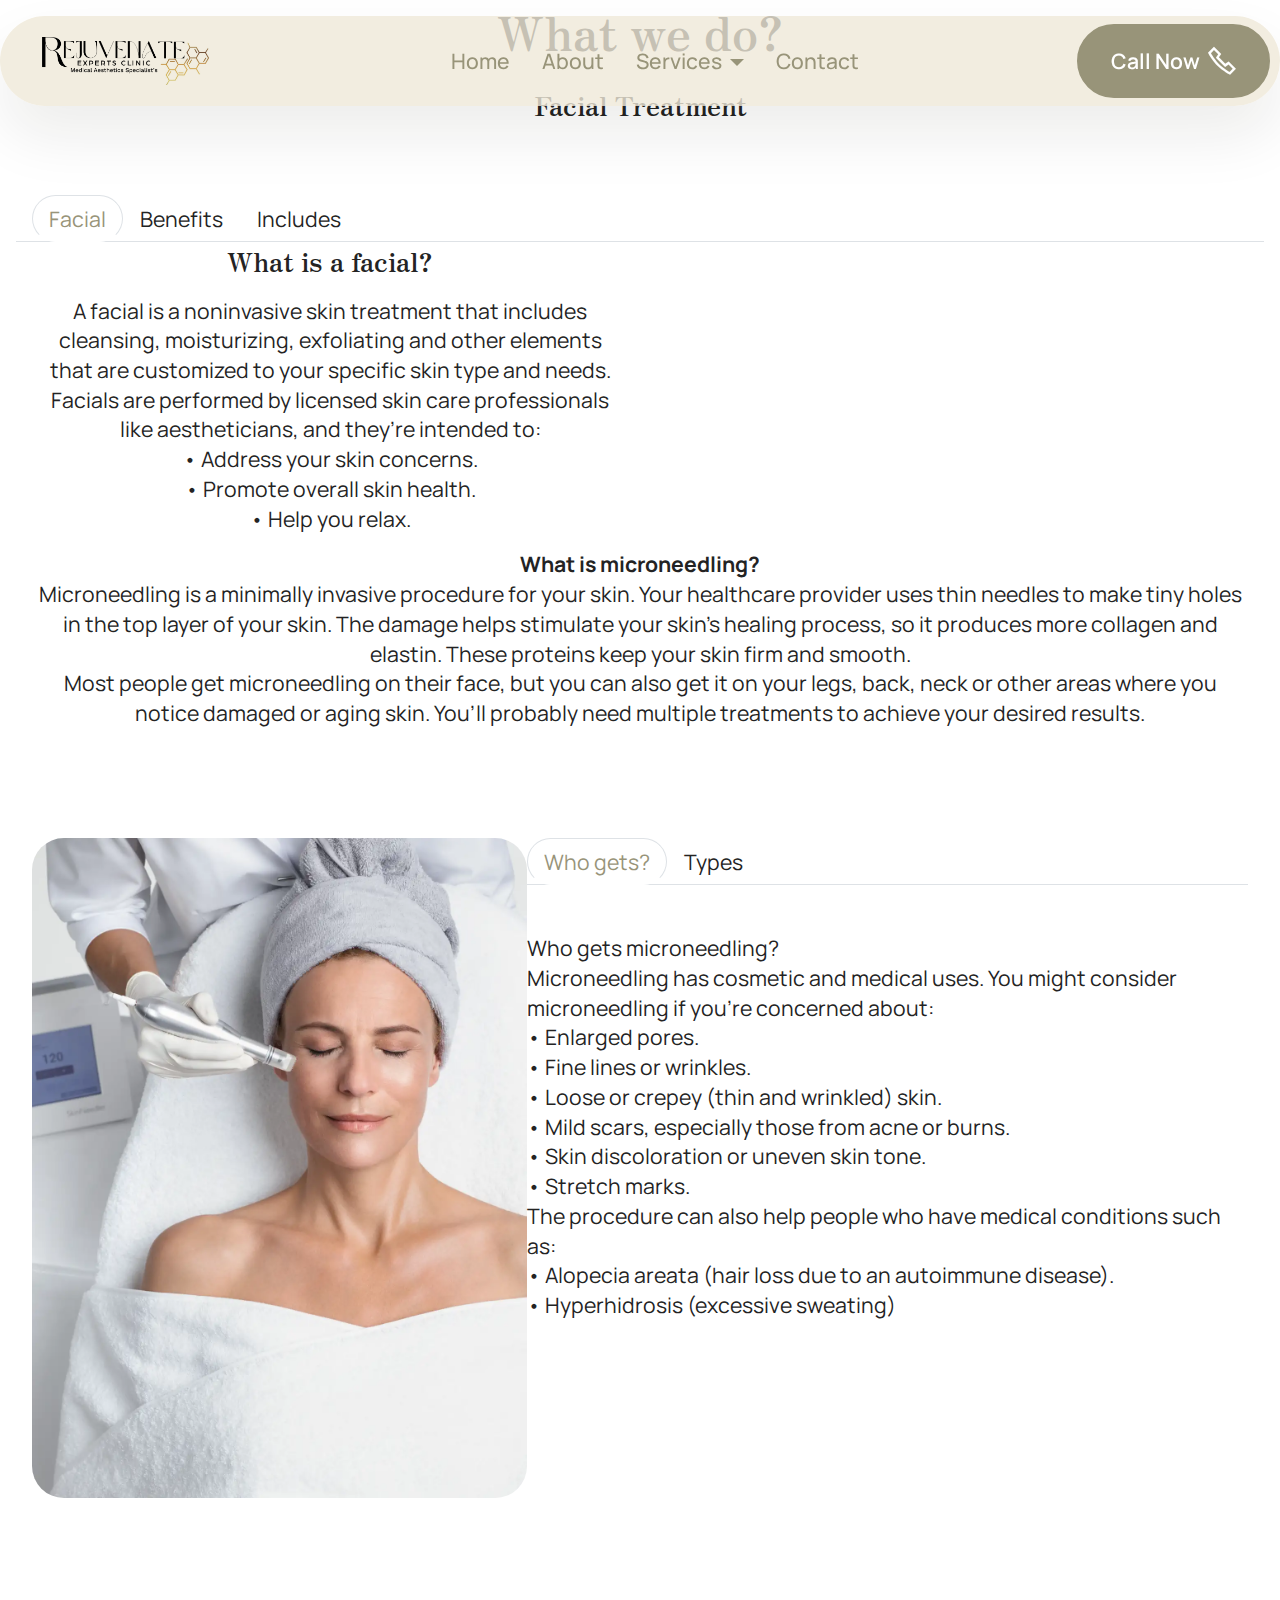
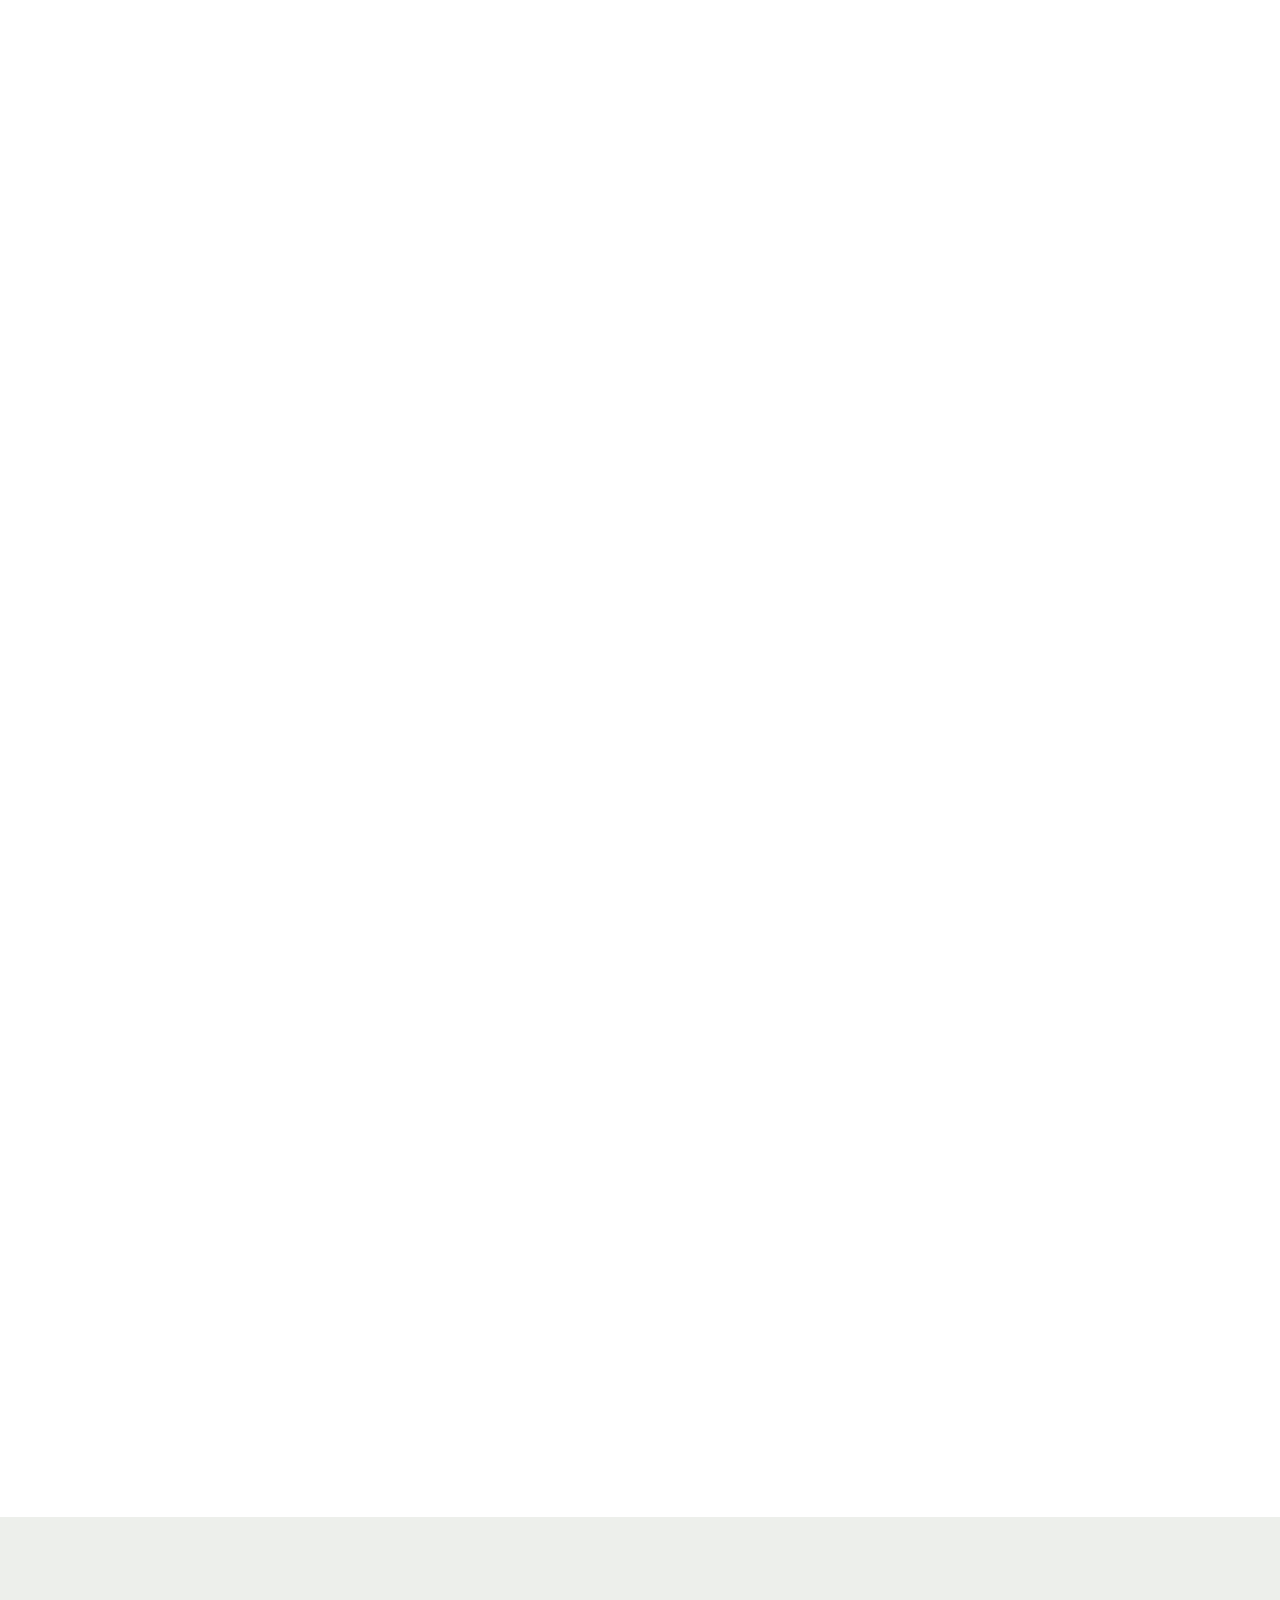
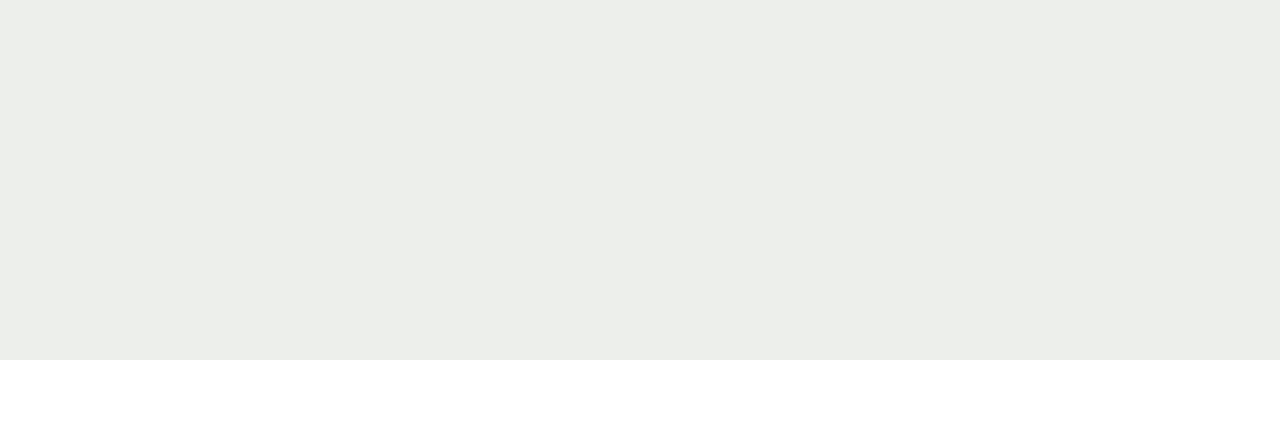
<file: page1.html>
<!DOCTYPE html>
<html  >
<head>
  <!-- Site made with Mobirise Website Builder v5.9.18, https://mobirise.com -->
  <meta charset="UTF-8">
  <meta http-equiv="X-UA-Compatible" content="IE=edge">
  <meta name="generator" content="Mobirise v5.9.18, mobirise.com">
  <meta name="viewport" content="width=device-width, initial-scale=1, minimum-scale=1">
  <link rel="shortcut icon" href="assets/images/rejuvenate-1.png" type="image/x-icon">
  <meta name="description" content="">
  
  
  <title>facial</title>
  <link rel="stylesheet" href="assets/web/assets/mobirise-icons2/mobirise2.css">
  <link rel="stylesheet" href="assets/web/assets/mobirise-icons/mobirise-icons.css">
  <link rel="stylesheet" href="assets/bootstrap/css/bootstrap.min.css">
  <link rel="stylesheet" href="assets/bootstrap/css/bootstrap-grid.min.css">
  <link rel="stylesheet" href="assets/bootstrap/css/bootstrap-reboot.min.css">
  <link rel="stylesheet" href="assets/animatecss/animate.css">
  <link rel="stylesheet" href="assets/dropdown/css/style.css">
  <link rel="stylesheet" href="assets/socicon/css/styles.css">
  <link rel="stylesheet" href="assets/theme/css/style.css">
  <link rel="preload" href="https://fonts.googleapis.com/css?family=Zen+Antique:400&display=swap" as="style" onload="this.onload=null;this.rel='stylesheet'">
  <noscript><link rel="stylesheet" href="https://fonts.googleapis.com/css?family=Zen+Antique:400&display=swap"></noscript>
  <link rel="preload" href="https://fonts.googleapis.com/css?family=Manrope:200,300,400,500,600,700,800&display=swap" as="style" onload="this.onload=null;this.rel='stylesheet'">
  <noscript><link rel="stylesheet" href="https://fonts.googleapis.com/css?family=Manrope:200,300,400,500,600,700,800&display=swap"></noscript>
  <link rel="preload" as="style" href="assets/mobirise/css/mbr-additional.css?v=3LvTNq"><link rel="stylesheet" href="assets/mobirise/css/mbr-additional.css?v=3LvTNq" type="text/css">

  
  
  
</head>
<body>
  
  <section data-bs-version="5.1" class="menu menu1 cid-tJGsCG1vVL" once="menu" id="menu01-f">
	

	<nav class="navbar navbar-dropdown navbar-fixed-top navbar-expand-lg">
		<div class="container">
			<div class="navbar-brand">
				<span class="navbar-logo">
					
						<img src="assets/images/rejuvenate-1.png" alt="" style="height: 3rem;">
					
				</span>
				
			</div>
			<button class="navbar-toggler" type="button" data-toggle="collapse" data-bs-toggle="collapse" data-target="#navbarSupportedContent" data-bs-target="#navbarSupportedContent" aria-controls="navbarNavAltMarkup" aria-expanded="false" aria-label="Toggle navigation">
				<div class="hamburger">
					<span></span>
					<span></span>
					<span></span>
					<span></span>
				</div>
			</button>
			<div class="collapse navbar-collapse" id="navbarSupportedContent">
				<ul class="navbar-nav nav-dropdown" data-app-modern-menu="true"><li class="nav-item">
						<a class="nav-link link text-primary display-4" href="index.html#top">Home</a>
					</li>
					<li class="nav-item">
						<a class="nav-link link text-primary display-4" href="index.html#content4-2" aria-expanded="false">About</a>
					</li><li class="nav-item dropdown"><a class="nav-link link text-primary dropdown-toggle display-4" href="index.html#features04-3" data-toggle="dropdown-submenu" data-bs-toggle="dropdown" data-bs-auto-close="outside" aria-expanded="false">Services</a><div class="dropdown-menu" aria-labelledby="dropdown-508"><a class="text-primary show dropdown-item display-4" href="page1.html">Skin Therapy</a><a class="text-primary dropdown-item display-4" href="index.html#article11-9">Drips Therapy</a><a class="text-primary show dropdown-item display-4" href="index.html#people03-7">Aesthetics Therapy</a></div></li>
					<li class="nav-item">
						<a class="nav-link link text-primary display-4" href="index.html#contacts3-1">Contact</a>
					</li></ul>
				
				<div class="navbar-buttons mbr-section-btn"><a class="btn btn-primary display-4" href="tel:+12819673304"><span class="mobi-mbri mobi-mbri-phone mbr-iconfont mbr-iconfont-btn"></span> Call Now</a></div>
			</div>
		</div>
	</nav>
</section>

<section data-bs-version="5.1" class="tabs3 tabs cid-us41ViEX4z" id="tabs3-h">

    

    

    <div class="container">
        <h2 class="mbr-section-title align-center pb-3 mbr-fonts-style display-2">
           What we do?</h2>
        <h3 class="mbr-section-subtitle display-5 align-center mbr-light mbr-fonts-style">
            Facial Treatment</h3>
    </div>
    <div class="container-fluid">
        <div class="row tabcont">
            <ul class="nav nav-tabs pt-3 mt-5" role="tablist">
                <li class="nav-item mbr-fonts-style"><a class="nav-link show active display-7" role="tab" data-toggle="tab" data-bs-toggle="tab" href="#tabs3-h_tab0" aria-selected="true">Facial</a></li>
                <li class="nav-item mbr-fonts-style"><a class="nav-link active display-7" role="tab" data-toggle="tab" data-bs-toggle="tab" href="#tabs3-h_tab1" aria-selected="true">Benefits</a></li>
                <li class="nav-item mbr-fonts-style"><a class="nav-link active display-7" role="tab" data-toggle="tab" data-bs-toggle="tab" href="#tabs3-h_tab2" aria-selected="true">Includes</a></li>
                
                
                
            </ul>
        </div>
    </div>

    <div class="container">
        <div class="row px-1">
            <div class="tab-content">
                <div id="tab1" class="tab-pane in active mbr-table" role="tabpanel">
                    <div class="row tab-content-row">
                        <div class="col-xs-12 col-md-6">
                            
                            <h4 class="mbr-element-title align-center mbr-fonts-style pb-2 display-5">What is a facial?</h4>
                            <p class="mbr-section-text align-center mbr-fonts-style display-7">A facial is a noninvasive skin treatment that includes cleansing, moisturizing,&nbsp;exfoliating&nbsp;and other elements that are customized to your specific skin type and needs. Facials are performed by licensed skin care professionals like aestheticians, and they’re intended to:<br>	•	Address your skin concerns.<br>	•	Promote overall skin health.<br>	•	Help you relax.</p>
                        </div>

                        

                        

                        
                    </div>
                </div>

                <div id="tab2" class="tab-pane  mbr-table" role="tabpanel">
                    <div class="row tab-content-row">
                        <div class="col-xs-12 col-md-6">
                            
                            <h4 class="mbr-element-title align-center mbr-fonts-style pb-2 display-5">Benefits of getting facials</h4>
                            <p class="mbr-section-text align-center mbr-fonts-style display-7">Benefits of getting facials<br>	•	Shrink the size of your pores.<br>	•	Lessen your skin’s&nbsp;oil production.<br>	•	Reduce&nbsp;hyperpigmentation&nbsp;(dark spots).<br>	•	Help balance your&nbsp;skin’s pH.</p>
                        </div>

                        

                        

                        
                    </div>
                </div>

                <div id="tab3" class="tab-pane  mbr-table" role="tabpanel">
                    <div class="row tab-content-row">
                        <div class="col-xs-12 col-md-6">
                            
                            <h4 class="mbr-element-title align-center mbr-fonts-style pb-2 display-5">Our basic facial include:</h4>
                            <p class="mbr-section-text align-center mbr-fonts-style display-7">&nbsp;•	Cleansing&nbsp;to remove makeup, dirt and other impurities.<br>	•	Exfoliation&nbsp;to remove dead skin cells from the surface of your skin.<br>	•	A skin mask&nbsp;personalized for your skin concerns.<br>	•	Moisturizer&nbsp;to keep skin hydrated and supple.<br>	•	Light massage&nbsp;of your face and neck.<br>	•	Product recommendations&nbsp;for your overall skin health.<br>They may also involve:<br>	•	Facial steaming&nbsp;to open your pores and soften your skin.<br>	•	Extraction&nbsp;of blackheads or whiteheads.<br>	•	Serums and other treatments&nbsp;specifically chosen for your skin.</p>
                        </div>

                        

                        

                        
                    </div>
                </div>

                <div id="tab4" class="tab-pane  mbr-table" role="tabpanel">
                    <div class="row tab-content-row">
                        <div class="col-xs-12 col-md-6">
                            
                            <h4 class="mbr-element-title align-center mbr-fonts-style pb-2 display-5">
                                MOBILE FRIENDLY
                            </h4>
                            <p class="mbr-section-text align-center mbr-fonts-style display-7">
                                No special actions required, all sites you make with Mobirise are mobile-friendly. You don't have to create a special mobile version of your site, it will adapt automagically.
                            </p>
                        </div>

                        

                        

                        
                    </div>
                </div>

                <div id="tab5" class="tab-pane  mbr-table" role="tabpanel">
                    <div class="row tab-content-row">
                        <div class="col-xs-12 col-md-6">
                            
                            <h4 class="mbr-element-title align-center mbr-fonts-style pb-2 display-5">
                                IT'S EASY AND SIMPLE
                            </h4>
                            <p class="mbr-section-text align-center mbr-fonts-style display-7">
                                Cut down the development time with drag-and-drop website builder. Drop the blocks into the page, edit content inline and publish - no technical skills required.
                            </p>
                        </div>

                        

                        

                        
                    </div>
                </div>

                <div id="tab6" class="tab-pane  mbr-table" role="tabpanel">
                    <div class="row tab-content-row">
                        <div class="col-xs-12 col-md-6">
                            
                            <h4 class="mbr-element-title align-center mbr-fonts-style pb-2 display-5">
                                TRENDY WEBSITE BLOCKS
                            </h4>
                            <p class="mbr-section-text align-center mbr-fonts-style display-7">
                                Choose from the large selection  pre-made blocks - full-screen intro, bootstrap carousel, slider, responsive image gallery with, parallax scrolling, sticky header and more.
                            </p>
                        </div>

                        

                        

                        
                    </div>
                </div>
            </div>
        </div>
    </div>
</section>

<section data-bs-version="5.1" class="tabs4 tabs cid-us460eFGKi" id="tabs4-i">

    

    

    <div class="container">
        <h2 class="mbr-section-title align-center pb-3 mbr-fonts-style display-7"><strong>What is microneedling?</strong><div>Microneedling is a minimally invasive procedure for your skin. Your healthcare provider uses thin needles to make tiny holes in the top layer of your skin. The damage helps stimulate your skin’s healing process, so it produces more collagen and elastin. These proteins keep your skin firm and smooth.</div><div>Most people get microneedling on their face, but you can also get it on your legs, back, neck or other areas where you notice damaged or aging skin. You’ll probably need multiple treatments to achieve your desired results.</div><div><br></div></h2>
        

        <div class="media-container-row mt-5 pt-3">
            <div class="mbr-figure" style="width: 60%;">
                <img src="assets/images/skinneedling.png" alt="">
            </div>
            <div class="tabs-container">
                <ul class="nav nav-tabs" role="tablist">
                    <li class="nav-item"><a class="nav-link mbr-fonts-style show active display-7" role="tab" data-toggle="tab" data-bs-toggle="tab" href="#tabs4-i_tab0" aria-selected="true">Who gets?</a></li>
                    <li class="nav-item"><a class="nav-link mbr-fonts-style active display-7" role="tab" data-toggle="tab" data-bs-toggle="tab" href="#tabs4-i_tab1" aria-selected="true">Types</a></li>
                    
                    
                    
                    
                </ul>
                <div class="tab-content">
                    <div id="tab1" class="tab-pane in active" role="tabpanel">
                        <div class="row">
                            <div class="col-md-12">
                                <p class="mbr-text py-5 mbr-fonts-style display-7">Who gets microneedling?<br>Microneedling has cosmetic and medical uses. You might consider microneedling if you’re concerned about:<br>	•	Enlarged pores.<br>	•	Fine lines or wrinkles.<br>	•	Loose or crepey (thin and wrinkled) skin.<br>	•	Mild scars, especially those from acne or burns.<br>	•	Skin discoloration or uneven skin tone.<br>	•	Stretch marks.<br>The procedure can also help people who have medical conditions such as:<br>	•	Alopecia areata (hair loss due to an autoimmune disease).<br>	•	Hyperhidrosis (excessive sweating)</p>
                            </div>
                        </div>
                    </div>
                    <div id="tab2" class="tab-pane" role="tabpanel">
                        <div class="row">
                            <div class="col-md-12">
                                <p class="mbr-text py-5 mbr-fonts-style display-7">Hialuronic acid Microneedling <br><br>Hyaluronic acid microneedling is a skin treatment that combines microneedling with a topical application of hyaluronic acid to improve skin texture and reduce the appearance of aging<br><br>PRP microneedling <br>A treatment that uses a patient's own blood plasma, which is rich in growth factors and healing agents, to enhance the results of microneedling<br></p>
                            </div>
                        </div>
                    </div>
                    <div id="tab3" class="tab-pane" role="tabpanel">
                        <div class="row">
                            <div class="col-md-12">
                                <p class="mbr-text py-5 mbr-fonts-style display-7">
                                    Choose from the large selection of latest pre-made blocks - full-screen intro, bootstrap carousel, content slider, responsive image gallery with lightbox, parallax scrolling, video backgrounds, hamburger menu, sticky header and more.
                                </p>
                            </div>
                        </div>
                    </div>
                    <div id="tab4" class="tab-pane" role="tabpanel">
                        <div class="row">
                            <div class="col-md-12">
                                <p class="mbr-text py-5 mbr-fonts-style display-7">
                                    Sites made with Mobirise are 100% mobile-friendly according the latest Google Test and Google loves those websites (officially)!
                                </p>
                            </div>
                        </div>
                    </div>
                    <div id="tab5" class="tab-pane" role="tabpanel">
                        <div class="row">
                            <div class="col-md-12">
                                <p class="mbr-text py-5 mbr-fonts-style display-7">
                                    Mobirise themes are based on Bootstrap 3 and Bootstrap 4 - most powerful mobile first framework. Now, even if you're not code-savvy, you can be a part of an exciting growing bootstrap community.
                                </p>
                            </div>
                        </div>
                    </div>
                    <div id="tab6" class="tab-pane" role="tabpanel">
                        <div class="row">
                            <div class="col-md-12">
                                <p class="mbr-text py-5 mbr-fonts-style display-7">
                                    Choose from the large selection of latest pre-made blocks - full-screen intro, bootstrap carousel, content slider, responsive image gallery with lightbox, parallax scrolling, video backgrounds, hamburger menu, sticky header and more.
                                </p>
                            </div>
                        </div>
                    </div>
                </div>
            </div>
        </div>
    </div>
</section>

<section data-bs-version="5.1" class="news05 cid-us48eQ9swf" id="news05-k">
  
  <div class="container">
    <div class="row justify-content-center">
      
    </div>
    <div class="row justify-content-center item features-without-image mb-5 active">
      <div class="col-12 col-lg-6">
        <img class="w-100" src="assets/images/beyond-botox-300x200.png" alt="Mobirise Website Builder">
      </div>
      <div class="col-12 col-lg item-wrapper">
        <h5 class="mbr-card-title mbr-fonts-style mt-3 mb-3 display-5"><strong>-What is dermaplaning?</strong></h5>
        
        <p class="mbr-text mbr-fonts-style mt-0 mb-3 display-7">Dermaplaning is a minimally invasive cosmetic procedure for your skin. Your healthcare provider uses a special instrument to shave away the uppermost layers of your skin.<br><br>Dermaplaning can help reduce the appearance of acne scars or other skin imperfections by revealing newer, undamaged skin. It can make your skin look younger; though, it doesn’t stop the aging process. Some people also get dermaplaning for hair removal. This is only a temporary fix because your hair will grow back.<br><br>Most people get the procedure on their face, but you can do it anywhere on your body.</p>
        
      </div>
    </div>
    <div class="row justify-content-center item features-without-image mb-5">
      <div class="col-12 col-lg-6">
        <img class="w-100" src="assets/images/fashion-chemical-peeling-masker-wanita-inpirasi-cantik-12.jpg" alt="" data-slide-to="2" data-bs-slide-to="2">
      </div>
      <div class="col-12 col-lg item-wrapper">
        <h5 class="mbr-card-title mbr-fonts-style mt-3 mb-3 display-5"><strong>Chemical peels</strong></h5>
        
        <p class="mbr-text mbr-fonts-style mt-0 mb-3 display-7">Chemical peels&nbsp;use a chemical solution to remove layers of skin and encourage cell renewal.<br>“There are different types of peels, all designed to do different things for your skin, Which kind you get will depend on your specific needs and your provider’s recommendations.”<br>Some of the&nbsp;facial acids&nbsp;most often used in chemical peels are:<br>	•	Glycolic acid, a deep-penetrating alpha-hydroxy acid that helps exfoliate and boost collagen production.<br>	•	Lactic acid, which helps smooth out skin texture and is a good choice for sensitive skin.<br>	•	Salicylic acid, a beta hydroxy acid that unclogs pores by removing dead skin.</p>
        
      </div>
    </div><div class="row justify-content-center item features-without-image mb-5">
      <div class="col-12 col-lg-6">
        <img class="w-100" src="assets/images/led.jpg" alt="Mobirise Website Builder" data-slide-to="2" data-bs-slide-to="3">
      </div>
      <div class="col-12 col-lg item-wrapper">
        <h5 class="mbr-card-title mbr-fonts-style mt-3 mb-3 display-5"><strong>LED light therapy</strong></h5>
        
        <p class="mbr-text mbr-fonts-style mt-0 mb-3 display-7">Like mood lighting for your face,&nbsp;LED light therapy&nbsp;treats various skin concerns like acne and fine lines. Different colors of light penetrate your skin at different depths and have different uses:<br>	•	Red light&nbsp;can reduce inflammation and combat signs of aging.<br>	•	Yellow light&nbsp;can reduce hyperpigmentation.<br>	•	Blue light&nbsp;kills bacteria and speeds up acne healing.</p>
        
      </div>
    </div>
  </div>
</section>

<section data-bs-version="5.1" class="footer3 programm5 cid-tL7oDZlVRK" once="footers" id="footer03-g">

        

    

    <div class="container">
        <div class="row">

            <div class="row-links mb-4">
                <ul class="header-menu">
                  
                  
                  
                  
                <li class="header-menu-item mbr-fonts-style display-5"><a href="index.html#top" class="text-primary">Home</a></li><li class="header-menu-item mbr-fonts-style display-5"><a href="index.html#content4-2" class="text-primary">About</a></li><li class="header-menu-item mbr-fonts-style display-5"><a href="page1.html" class="text-primary">Services</a></li><li class="header-menu-item mbr-fonts-style display-5"><a href="index.html#contacts3-1" class="text-primary">Contact</a></li></ul>
              </div>

            <div class="col-12">
                <div class="social-row">
                    <div class="soc-item">
                        <a href="https://facebook.com" target="_blank">
                            <span class="mbr-iconfont display-7 socicon-facebook socicon"></span>
                        </a>
                    </div>
                    <div class="soc-item">
                        <a href="https://youtube.com" target="_blank">
                            <span class="mbr-iconfont socicon-youtube socicon"></span>
                        </a>
                    </div>
                    <div class="soc-item">
                        <a href="https://instagram.com" target="_blank">
                            <span class="mbr-iconfont socicon-instagram socicon"></span>
                        </a>
                    </div>
                    <div class="soc-item">
                        <a href="https://wa.me/12819673304">
                            <span class="mbr-iconfont socicon-whatsapp socicon"></span>
                        </a>
                    </div>
                    
                </div>
            </div>
            <div class="col-12 mt-5">
                <p class="mbr-fonts-style copyright display-7">
                    © <a href="https://wa.me/13463661414" class="text-primary">Digital Innovation USA -</a> All Rights Reserved
                </p>
            </div>
        </div>
    </div>
</section><section class="display-7" style="padding: 0;align-items: center;justify-content: center;flex-wrap: wrap;    align-content: center;display: flex;position: relative;height: 4rem;"><a href="https://mobiri.se/1641846" style="flex: 1 1; display:none; height: 4rem;position: absolute;width: 100%;z-index: 1;"><img alt="" style="height: 4rem;" src="[data-uri]"></a><p style="margin: 0;text-align: center;" class="display-7">&#8204;</p><a style="z-index:1" href="https://mobirise.com/builder/ai-website-creator.html"></a></section><script src="assets/bootstrap/js/bootstrap.bundle.min.js"></script>  <script src="assets/smoothscroll/smooth-scroll.js"></script>  <script src="assets/ytplayer/index.js"></script>  <script src="assets/dropdown/js/navbar-dropdown.js"></script>  <script src="assets/mbr-tabs/mbr-tabs.js"></script>  <script src="assets/theme/js/script.js"></script>  
  
  
  <input name="animation" type="hidden">
  </body>
</html>
</file>
<file: assets/web/assets/mobirise-icons2/mobirise2.css>
@font-face {
  font-family: 'Moririse2';
  font-display: swap;
  src:  url('mobirise2.eot?f2bix4');
  src:  url('mobirise2.eot?f2bix4#iefix') format('embedded-opentype'),
    url('mobirise2.ttf?f2bix4') format('truetype'),
    url('mobirise2.woff?f2bix4') format('woff'),
    url('mobirise2.svg?f2bix4#mobirise2') format('svg');
  font-weight: normal;
  font-style: normal;
}

[class^="mobi-"], [class*=" mobi-"] {
  /* use !important to prevent issues with browser extensions that change fonts */
  font-family: 'Moririse2' !important;
  speak: none;
  font-style: normal;
  font-weight: normal;
  font-variant: normal;
  text-transform: none;
  line-height: 1;

  /* Better Font Rendering =========== */
  -webkit-font-smoothing: antialiased;
  -moz-osx-font-smoothing: grayscale;
}

.mobi-mbri-add-submenu:before {
  content: "\e900";
}
.mobi-mbri-alert:before {
  content: "\e901";
}
.mobi-mbri-align-center:before {
  content: "\e902";
}
.mobi-mbri-align-justify:before {
  content: "\e903";
}
.mobi-mbri-align-left:before {
  content: "\e904";
}
.mobi-mbri-align-right:before {
  content: "\e905";
}
.mobi-mbri-android:before {
  content: "\e906";
}
.mobi-mbri-apple:before {
  content: "\e907";
}
.mobi-mbri-arrow-down:before {
  content: "\e908";
}
.mobi-mbri-arrow-next:before {
  content: "\e909";
}
.mobi-mbri-arrow-prev:before {
  content: "\e90a";
}
.mobi-mbri-arrow-up:before {
  content: "\e90b";
}
.mobi-mbri-bold:before {
  content: "\e90c";
}
.mobi-mbri-bookmark:before {
  content: "\e90d";
}
.mobi-mbri-bootstrap:before {
  content: "\e90e";
}
.mobi-mbri-briefcase:before {
  content: "\e90f";
}
.mobi-mbri-browse:before {
  content: "\e910";
}
.mobi-mbri-bulleted-list:before {
  content: "\e911";
}
.mobi-mbri-calendar:before {
  content: "\e912";
}
.mobi-mbri-camera:before {
  content: "\e913";
}
.mobi-mbri-cart-add:before {
  content: "\e914";
}
.mobi-mbri-cart-full:before {
  content: "\e915";
}
.mobi-mbri-cash:before {
  content: "\e916";
}
.mobi-mbri-change-style:before {
  content: "\e917";
}
.mobi-mbri-chat:before {
  content: "\e918";
}
.mobi-mbri-clock:before {
  content: "\e919";
}
.mobi-mbri-close:before {
  content: "\e91a";
}
.mobi-mbri-cloud:before {
  content: "\e91b";
}
.mobi-mbri-code:before {
  content: "\e91c";
}
.mobi-mbri-contact-form:before {
  content: "\e91d";
}
.mobi-mbri-credit-card:before {
  content: "\e91e";
}
.mobi-mbri-cursor-click:before {
  content: "\e91f";
}
.mobi-mbri-cust-feedback:before {
  content: "\e920";
}
.mobi-mbri-database:before {
  content: "\e921";
}
.mobi-mbri-delivery:before {
  content: "\e922";
}
.mobi-mbri-desktop:before {
  content: "\e923";
}
.mobi-mbri-devices:before {
  content: "\e924";
}
.mobi-mbri-down:before {
  content: "\e925";
}
.mobi-mbri-download-2:before {
  content: "\e926";
}
.mobi-mbri-download:before {
  content: "\e927";
}
.mobi-mbri-drag-n-drop-2:before {
  content: "\e928";
}
.mobi-mbri-drag-n-drop:before {
  content: "\e929";
}
.mobi-mbri-edit-2:before {
  content: "\e92a";
}
.mobi-mbri-edit:before {
  content: "\e92b";
}
.mobi-mbri-error:before {
  content: "\e92c";
}
.mobi-mbri-extension:before {
  content: "\e92d";
}
.mobi-mbri-features:before {
  content: "\e92e";
}
.mobi-mbri-file:before {
  content: "\e92f";
}
.mobi-mbri-flag:before {
  content: "\e930";
}
.mobi-mbri-folder:before {
  content: "\e931";
}
.mobi-mbri-gift:before {
  content: "\e932";
}
.mobi-mbri-github:before {
  content: "\e933";
}
.mobi-mbri-globe-2:before {
  content: "\e934";
}
.mobi-mbri-globe:before {
  content: "\e935";
}
.mobi-mbri-growing-chart:before {
  content: "\e936";
}
.mobi-mbri-hearth:before {
  content: "\e937";
}
.mobi-mbri-help:before {
  content: "\e938";
}
.mobi-mbri-home:before {
  content: "\e939";
}
.mobi-mbri-hot-cup:before {
  content: "\e93a";
}
.mobi-mbri-idea:before {
  content: "\e93b";
}
.mobi-mbri-image-gallery:before {
  content: "\e93c";
}
.mobi-mbri-image-slider:before {
  content: "\e93d";
}
.mobi-mbri-info:before {
  content: "\e93e";
}
.mobi-mbri-italic:before {
  content: "\e93f";
}
.mobi-mbri-key:before {
  content: "\e940";
}
.mobi-mbri-laptop:before {
  content: "\e941";
}
.mobi-mbri-layers:before {
  content: "\e942";
}
.mobi-mbri-left-right:before {
  content: "\e943";
}
.mobi-mbri-left:before {
  content: "\e944";
}
.mobi-mbri-letter:before {
  content: "\e945";
}
.mobi-mbri-like:before {
  content: "\e946";
}
.mobi-mbri-link:before {
  content: "\e947";
}
.mobi-mbri-lock:before {
  content: "\e948";
}
.mobi-mbri-login:before {
  content: "\e949";
}
.mobi-mbri-logout:before {
  content: "\e94a";
}
.mobi-mbri-magic-stick:before {
  content: "\e94b";
}
.mobi-mbri-map-pin:before {
  content: "\e94c";
}
.mobi-mbri-menu:before {
  content: "\e94d";
}
.mobi-mbri-mobile-2:before {
  content: "\e94e";
}
.mobi-mbri-mobile-horizontal:before {
  content: "\e94f";
}
.mobi-mbri-mobile:before {
  content: "\e950";
}
.mobi-mbri-mobirise:before {
  content: "\e951";
}
.mobi-mbri-more-horizontal:before {
  content: "\e952";
}
.mobi-mbri-more-vertical:before {
  content: "\e953";
}
.mobi-mbri-music:before {
  content: "\e954";
}
.mobi-mbri-new-file:before {
  content: "\e955";
}
.mobi-mbri-numbered-list:before {
  content: "\e956";
}
.mobi-mbri-opened-folder:before {
  content: "\e957";
}
.mobi-mbri-pages:before {
  content: "\e958";
}
.mobi-mbri-paper-plane:before {
  content: "\e959";
}
.mobi-mbri-paperclip:before {
  content: "\e95a";
}
.mobi-mbri-phone:before {
  content: "\e95b";
}
.mobi-mbri-photo:before {
  content: "\e95c";
}
.mobi-mbri-photos:before {
  content: "\e95d";
}
.mobi-mbri-pin:before {
  content: "\e95e";
}
.mobi-mbri-play:before {
  content: "\e95f";
}
.mobi-mbri-plus:before {
  content: "\e960";
}
.mobi-mbri-preview:before {
  content: "\e961";
}
.mobi-mbri-print:before {
  content: "\e962";
}
.mobi-mbri-protect:before {
  content: "\e963";
}
.mobi-mbri-question:before {
  content: "\e964";
}
.mobi-mbri-quote-left:before {
  content: "\e965";
}
.mobi-mbri-quote-right:before {
  content: "\e966";
}
.mobi-mbri-redo:before {
  content: "\e967";
}
.mobi-mbri-refresh:before {
  content: "\e968";
}
.mobi-mbri-responsive-2:before {
  content: "\e969";
}
.mobi-mbri-responsive:before {
  content: "\e96a";
}
.mobi-mbri-right:before {
  content: "\e96b";
}
.mobi-mbri-rocket:before {
  content: "\e96c";
}
.mobi-mbri-sad-face:before {
  content: "\e96d";
}
.mobi-mbri-sale:before {
  content: "\e96e";
}
.mobi-mbri-save:before {
  content: "\e96f";
}
.mobi-mbri-search:before {
  content: "\e970";
}
.mobi-mbri-setting-2:before {
  content: "\e971";
}
.mobi-mbri-setting-3:before {
  content: "\e972";
}
.mobi-mbri-setting:before {
  content: "\e973";
}
.mobi-mbri-share:before {
  content: "\e974";
}
.mobi-mbri-shopping-bag:before {
  content: "\e975";
}
.mobi-mbri-shopping-basket:before {
  content: "\e976";
}
.mobi-mbri-shopping-cart:before {
  content: "\e977";
}
.mobi-mbri-sites:before {
  content: "\e978";
}
.mobi-mbri-smile-face:before {
  content: "\e979";
}
.mobi-mbri-speed:before {
  content: "\e97a";
}
.mobi-mbri-star:before {
  content: "\e97b";
}
.mobi-mbri-success:before {
  content: "\e97c";
}
.mobi-mbri-sun:before {
  content: "\e97d";
}
.mobi-mbri-sun2:before {
  content: "\e97e";
}
.mobi-mbri-tablet-vertical:before {
  content: "\e97f";
}
.mobi-mbri-tablet:before {
  content: "\e980";
}
.mobi-mbri-target:before {
  content: "\e981";
}
.mobi-mbri-timer:before {
  content: "\e982";
}
.mobi-mbri-to-ftp:before {
  content: "\e983";
}
.mobi-mbri-to-local-drive:before {
  content: "\e984";
}
.mobi-mbri-touch-swipe:before {
  content: "\e985";
}
.mobi-mbri-touch:before {
  content: "\e986";
}
.mobi-mbri-trash:before {
  content: "\e987";
}
.mobi-mbri-underline:before {
  content: "\e988";
}
.mobi-mbri-undo:before {
  content: "\e989";
}
.mobi-mbri-unlink:before {
  content: "\e98a";
}
.mobi-mbri-unlock:before {
  content: "\e98b";
}
.mobi-mbri-up-down:before {
  content: "\e98c";
}
.mobi-mbri-up:before {
  content: "\e98d";
}
.mobi-mbri-update:before {
  content: "\e98e";
}
.mobi-mbri-upload-2:before {
  content: "\e98f";
}
.mobi-mbri-upload:before {
  content: "\e990";
}
.mobi-mbri-user-2:before {
  content: "\e991";
}
.mobi-mbri-user:before {
  content: "\e992";
}
.mobi-mbri-users:before {
  content: "\e993";
}
.mobi-mbri-video-play:before {
  content: "\e994";
}
.mobi-mbri-video:before {
  content: "\e995";
}
.mobi-mbri-watch:before {
  content: "\e996";
}
.mobi-mbri-website-theme-2:before {
  content: "\e997";
}
.mobi-mbri-website-theme:before {
  content: "\e998";
}
.mobi-mbri-wifi:before {
  content: "\e999";
}
.mobi-mbri-windows:before {
  content: "\e99a";
}
.mobi-mbri-zoom-in:before {
  content: "\e99b";
}
.mobi-mbri-zoom-out:before {
  content: "\e99c";
}
</file>
<file: assets/parallax/jarallax.css>
.jarallax {
    position: relative;
    z-index: 0;
}
.jarallax > .jarallax-img {
    position: absolute;
    object-fit: cover;
    /* support for plugin https://github.com/bfred-it/object-fit-images */
    font-family: 'object-fit: cover;';
    top: 0;
    left: 0;
    width: 100%;
    height: 100%;
    z-index: -1;
}
</file>
<file: assets/dropdown/css/style.css>
.navbar-dropdown {
  left: 0;
  padding: 0;
  position: absolute;
  right: 0;
  top: 0;
  transition: all 0.45s ease;
  z-index: 1030;
  background: #282828; }
  .navbar-dropdown .navbar-logo {
    margin-right: 0.8rem;
    transition: margin 0.3s ease-in-out;
    vertical-align: middle; }
    .navbar-dropdown .navbar-logo img {
      height: 3.125rem;
      transition: all 0.3s ease-in-out; }
    .navbar-dropdown .navbar-logo.mbr-iconfont {
      font-size: 3.125rem;
      line-height: 3.125rem; }
  .navbar-dropdown .navbar-caption {
    font-weight: 700;
    white-space: normal;
    vertical-align: -4px;
    line-height: 3.125rem !important; }
    .navbar-dropdown .navbar-caption, .navbar-dropdown .navbar-caption:hover {
      color: inherit;
      text-decoration: none; }
  .navbar-dropdown .mbr-iconfont + .navbar-caption {
    vertical-align: -1px; }
  .navbar-dropdown.navbar-fixed-top {
    position: fixed; }
  .navbar-dropdown .navbar-brand span {
    vertical-align: -4px; }
  .navbar-dropdown.bg-color.transparent {
    background: none; }
  .navbar-dropdown.navbar-short .navbar-brand {
    padding: 0.625rem 0; }
    .navbar-dropdown.navbar-short .navbar-brand span {
      vertical-align: -1px; }
  .navbar-dropdown.navbar-short .navbar-caption {
    line-height: 2.375rem !important;
    vertical-align: -2px; }
  .navbar-dropdown.navbar-short .navbar-logo {
    margin-right: 0.5rem; }
    .navbar-dropdown.navbar-short .navbar-logo img {
      height: 2.375rem; }
    .navbar-dropdown.navbar-short .navbar-logo.mbr-iconfont {
      font-size: 2.375rem;
      line-height: 2.375rem; }
  .navbar-dropdown.navbar-short .mbr-table-cell {
    height: 3.625rem; }
  .navbar-dropdown .navbar-close {
    left: 0.6875rem;
    position: fixed;
    top: 0.75rem;
    z-index: 1000; }
  .navbar-dropdown .hamburger-icon {
    content: "";
    display: inline-block;
    vertical-align: middle;
    width: 16px;
    -webkit-box-shadow: 0 -6px 0 1px #282828,0 0 0 1px #282828,0 6px 0 1px #282828;
    -moz-box-shadow: 0 -6px 0 1px #282828,0 0 0 1px #282828,0 6px 0 1px #282828;
    box-shadow: 0 -6px 0 1px #282828,0 0 0 1px #282828,0 6px 0 1px #282828; }

.dropdown-menu .dropdown-toggle[data-toggle="dropdown-submenu"]::after {
  border-bottom: 0.35em solid transparent;
  border-left: 0.35em solid;
  border-right: 0;
  border-top: 0.35em solid transparent;
  margin-left: 0.3rem; }

.dropdown-menu .dropdown-item:focus {
  outline: 0; }

.nav-dropdown {
  font-size: 0.75rem;
  font-weight: 500;
  height: auto !important; }
  .nav-dropdown .nav-btn {
    padding-left: 1rem; }
  .nav-dropdown .link {
    margin: .667em 1.667em;
    font-weight: 500;
    padding: 0;
    transition: color .2s ease-in-out; }
    .nav-dropdown .link.dropdown-toggle {
      margin-right: 2.583em; }
      .nav-dropdown .link.dropdown-toggle::after {
        margin-left: .25rem;
        border-top: 0.35em solid;
        border-right: 0.35em solid transparent;
        border-left: 0.35em solid transparent;
        border-bottom: 0; }
      .nav-dropdown .link.dropdown-toggle[aria-expanded="true"] {
        margin: 0;
        padding: 0.667em 3.263em  0.667em 1.667em; }
  .nav-dropdown .link::after,
  .nav-dropdown .dropdown-item::after {
    color: inherit; }
  .nav-dropdown .btn {
    font-size: 0.75rem;
    font-weight: 700;
    letter-spacing: 0;
    margin-bottom: 0;
    padding-left: 1.25rem;
    padding-right: 1.25rem; }
  .nav-dropdown .dropdown-menu {
    border-radius: 0;
    border: 0;
    left: 0;
    margin: 0;
    padding-bottom: 1.25rem;
    padding-top: 1.25rem;
    position: relative; }
  .nav-dropdown .dropdown-submenu {
    margin-left: 0.125rem;
    top: 0; }
  .nav-dropdown .dropdown-item {
    font-weight: 500;
    line-height: 2;
    padding: 0.3846em 4.615em 0.3846em 1.5385em;
    position: relative;
    transition: color .2s ease-in-out, background-color .2s ease-in-out; }
    .nav-dropdown .dropdown-item::after {
      margin-top: -0.3077em;
      position: absolute;
      right: 1.1538em;
      top: 50%; }
    .nav-dropdown .dropdown-item:focus, .nav-dropdown .dropdown-item:hover {
      background: none; }

@media (max-width: 767px) {
  .nav-dropdown.navbar-toggleable-sm {
    bottom: 0;
    display: none;
    left: 0;
    overflow-x: hidden;
    position: fixed;
    top: 0;
    transform: translateX(-100%);
    -ms-transform: translateX(-100%);
    -webkit-transform: translateX(-100%);
    width: 18.75rem;
    z-index: 999; } }
.nav-dropdown.navbar-toggleable-xl {
  bottom: 0;
  display: none;
  left: 0;
  overflow-x: hidden;
  position: fixed;
  top: 0;
  transform: translateX(-100%);
  -ms-transform: translateX(-100%);
  -webkit-transform: translateX(-100%);
  width: 18.75rem;
  z-index: 999; }

.nav-dropdown-sm {
  display: block !important;
  overflow-x: hidden;
  overflow: auto;
  padding-top: 3.875rem; }
  .nav-dropdown-sm::after {
    content: "";
    display: block;
    height: 3rem;
    width: 100%; }
  .nav-dropdown-sm.collapse.in ~ .navbar-close {
    display: block !important; }
  .nav-dropdown-sm.collapsing, .nav-dropdown-sm.collapse.in {
    transform: translateX(0);
    -ms-transform: translateX(0);
    -webkit-transform: translateX(0);
    transition: all 0.25s ease-out;
    -webkit-transition: all 0.25s ease-out;
    background: #282828; }
  .nav-dropdown-sm.collapsing[aria-expanded="false"] {
    transform: translateX(-100%);
    -ms-transform: translateX(-100%);
    -webkit-transform: translateX(-100%); }
  .nav-dropdown-sm .nav-item {
    display: block;
    margin-left: 0 !important;
    padding-left: 0; }
  .nav-dropdown-sm .link,
  .nav-dropdown-sm .dropdown-item {
    border-top: 1px dotted rgba(255, 255, 255, 0.1);
    font-size: 0.8125rem;
    line-height: 1.6;
    margin: 0 !important;
    padding: 0.875rem 2.4rem 0.875rem 1.5625rem !important;
    position: relative;
    white-space: normal; }
    .nav-dropdown-sm .link:focus, .nav-dropdown-sm .link:hover,
    .nav-dropdown-sm .dropdown-item:focus,
    .nav-dropdown-sm .dropdown-item:hover {
      background: rgba(0, 0, 0, 0.2) !important;
      color: #c0a375; }
  .nav-dropdown-sm .nav-btn {
    position: relative;
    padding: 1.5625rem 1.5625rem 0 1.5625rem; }
    .nav-dropdown-sm .nav-btn::before {
      border-top: 1px dotted rgba(255, 255, 255, 0.1);
      content: "";
      left: 0;
      position: absolute;
      top: 0;
      width: 100%; }
    .nav-dropdown-sm .nav-btn + .nav-btn {
      padding-top: 0.625rem; }
      .nav-dropdown-sm .nav-btn + .nav-btn::before {
        display: none; }
  .nav-dropdown-sm .btn {
    padding: 0.625rem 0; }
  .nav-dropdown-sm .dropdown-toggle[data-toggle="dropdown-submenu"]::after {
    margin-left: .25rem;
    border-top: 0.35em solid;
    border-right: 0.35em solid transparent;
    border-left: 0.35em solid transparent;
    border-bottom: 0; }
  .nav-dropdown-sm .dropdown-toggle[data-toggle="dropdown-submenu"][aria-expanded="true"]::after {
    border-top: 0;
    border-right: 0.35em solid transparent;
    border-left: 0.35em solid transparent;
    border-bottom: 0.35em solid; }
  .nav-dropdown-sm .dropdown-menu {
    margin: 0;
    padding: 0;
    position: relative;
    top: 0;
    left: 0;
    width: 100%;
    border: 0;
    float: none;
    border-radius: 0;
    background: none; }
  .nav-dropdown-sm .dropdown-submenu {
    left: 100%;
    margin-left: 0.125rem;
    margin-top: -1.25rem;
    top: 0; }

.navbar-toggleable-sm .nav-dropdown .dropdown-menu {
  position: absolute; }

.navbar-toggleable-sm .nav-dropdown .dropdown-submenu {
  left: 100%;
  margin-left: 0.125rem;
  margin-top: -1.25rem;
  top: 0; }

.navbar-toggleable-sm.opened .nav-dropdown .dropdown-menu {
  position: relative; }

.navbar-toggleable-sm.opened .nav-dropdown .dropdown-submenu {
  left: 0;
  margin-left: 00rem;
  margin-top: 0rem;
  top: 0; }

.is-builder .nav-dropdown.collapsing {
  transition: none !important; }
</file>
<file: assets/socicon/css/styles.css>
@charset "UTF-8";

@font-face {
  font-family: 'Socicon';
  src:  url('../fonts/socicon.eot');
  src:  url('../fonts/socicon.eot?#iefix') format('embedded-opentype'),
    url('../fonts/socicon.woff2') format('woff2'),
    url('../fonts/socicon.ttf') format('truetype'),
    url('../fonts/socicon.woff') format('woff'),
    url('../fonts/socicon.svg#socicon') format('svg');
  font-weight: normal;
  font-style: normal;
  font-display: swap;
}

[data-icon]:before {
  font-family: "socicon" !important;
  content: attr(data-icon);
  font-style: normal !important;
  font-weight: normal !important;
  font-variant: normal !important;
  text-transform: none !important;
  speak: none;
  line-height: 1;
  -webkit-font-smoothing: antialiased;
  -moz-osx-font-smoothing: grayscale;
}

[class^="socicon-"], [class*=" socicon-"] {
  /* use !important to prevent issues with browser extensions that change fonts */
  font-family: 'Socicon' !important;
  speak: none;
  font-style: normal;
  font-weight: normal;
  font-variant: normal;
  text-transform: none;
  line-height: 1;

  /* Better Font Rendering =========== */
  -webkit-font-smoothing: antialiased;
  -moz-osx-font-smoothing: grayscale;
}

.socicon-500px:before {
  content: "\e000";
}
.socicon-8tracks:before {
  content: "\e001";
}
.socicon-airbnb:before {
  content: "\e002";
}
.socicon-alliance:before {
  content: "\e003";
}
.socicon-amazon:before {
  content: "\e004";
}
.socicon-amplement:before {
  content: "\e005";
}
.socicon-android:before {
  content: "\e006";
}
.socicon-angellist:before {
  content: "\e007";
}
.socicon-apple:before {
  content: "\e008";
}
.socicon-appnet:before {
  content: "\e009";
}
.socicon-baidu:before {
  content: "\e00a";
}
.socicon-bandcamp:before {
  content: "\e00b";
}
.socicon-battlenet:before {
  content: "\e00c";
}
.socicon-mixer:before {
  content: "\e00d";
}
.socicon-bebee:before {
  content: "\e00e";
}
.socicon-bebo:before {
  content: "\e00f";
}
.socicon-behance:before {
  content: "\e010";
}
.socicon-blizzard:before {
  content: "\e011";
}
.socicon-blogger:before {
  content: "\e012";
}
.socicon-buffer:before {
  content: "\e013";
}
.socicon-chrome:before {
  content: "\e014";
}
.socicon-coderwall:before {
  content: "\e015";
}
.socicon-curse:before {
  content: "\e016";
}
.socicon-dailymotion:before {
  content: "\e017";
}
.socicon-deezer:before {
  content: "\e018";
}
.socicon-delicious:before {
  content: "\e019";
}
.socicon-deviantart:before {
  content: "\e01a";
}
.socicon-diablo:before {
  content: "\e01b";
}
.socicon-digg:before {
  content: "\e01c";
}
.socicon-discord:before {
  content: "\e01d";
}
.socicon-disqus:before {
  content: "\e01e";
}
.socicon-douban:before {
  content: "\e01f";
}
.socicon-draugiem:before {
  content: "\e020";
}
.socicon-dribbble:before {
  content: "\e021";
}
.socicon-drupal:before {
  content: "\e022";
}
.socicon-ebay:before {
  content: "\e023";
}
.socicon-ello:before {
  content: "\e024";
}
.socicon-endomodo:before {
  content: "\e025";
}
.socicon-envato:before {
  content: "\e026";
}
.socicon-etsy:before {
  content: "\e027";
}
.socicon-facebook:before {
  content: "\e028";
}
.socicon-feedburner:before {
  content: "\e029";
}
.socicon-filmweb:before {
  content: "\e02a";
}
.socicon-firefox:before {
  content: "\e02b";
}
.socicon-flattr:before {
  content: "\e02c";
}
.socicon-flickr:before {
  content: "\e02d";
}
.socicon-formulr:before {
  content: "\e02e";
}
.socicon-forrst:before {
  content: "\e02f";
}
.socicon-foursquare:before {
  content: "\e030";
}
.socicon-friendfeed:before {
  content: "\e031";
}
.socicon-github:before {
  content: "\e032";
}
.socicon-goodreads:before {
  content: "\e033";
}
.socicon-google:before {
  content: "\e034";
}
.socicon-googlescholar:before {
  content: "\e035";
}
.socicon-googlegroups:before {
  content: "\e036";
}
.socicon-googlephotos:before {
  content: "\e037";
}
.socicon-googleplus:before {
  content: "\e038";
}
.socicon-grooveshark:before {
  content: "\e039";
}
.socicon-hackerrank:before {
  content: "\e03a";
}
.socicon-hearthstone:before {
  content: "\e03b";
}
.socicon-hellocoton:before {
  content: "\e03c";
}
.socicon-heroes:before {
  content: "\e03d";
}
.socicon-smashcast:before {
  content: "\e03e";
}
.socicon-horde:before {
  content: "\e03f";
}
.socicon-houzz:before {
  content: "\e040";
}
.socicon-icq:before {
  content: "\e041";
}
.socicon-identica:before {
  content: "\e042";
}
.socicon-imdb:before {
  content: "\e043";
}
.socicon-instagram:before {
  content: "\e044";
}
.socicon-issuu:before {
  content: "\e045";
}
.socicon-istock:before {
  content: "\e046";
}
.socicon-itunes:before {
  content: "\e047";
}
.socicon-keybase:before {
  content: "\e048";
}
.socicon-lanyrd:before {
  content: "\e049";
}
.socicon-lastfm:before {
  content: "\e04a";
}
.socicon-line:before {
  content: "\e04b";
}
.socicon-linkedin:before {
  content: "\e04c";
}
.socicon-livejournal:before {
  content: "\e04d";
}
.socicon-lyft:before {
  content: "\e04e";
}
.socicon-macos:before {
  content: "\e04f";
}
.socicon-mail:before {
  content: "\e050";
}
.socicon-medium:before {
  content: "\e051";
}
.socicon-meetup:before {
  content: "\e052";
}
.socicon-mixcloud:before {
  content: "\e053";
}
.socicon-modelmayhem:before {
  content: "\e054";
}
.socicon-mumble:before {
  content: "\e055";
}
.socicon-myspace:before {
  content: "\e056";
}
.socicon-newsvine:before {
  content: "\e057";
}
.socicon-nintendo:before {
  content: "\e058";
}
.socicon-npm:before {
  content: "\e059";
}
.socicon-odnoklassniki:before {
  content: "\e05a";
}
.socicon-openid:before {
  content: "\e05b";
}
.socicon-opera:before {
  content: "\e05c";
}
.socicon-outlook:before {
  content: "\e05d";
}
.socicon-overwatch:before {
  content: "\e05e";
}
.socicon-patreon:before {
  content: "\e05f";
}
.socicon-paypal:before {
  content: "\e060";
}
.socicon-periscope:before {
  content: "\e061";
}
.socicon-persona:before {
  content: "\e062";
}
.socicon-pinterest:before {
  content: "\e063";
}
.socicon-play:before {
  content: "\e064";
}
.socicon-player:before {
  content: "\e065";
}
.socicon-playstation:before {
  content: "\e066";
}
.socicon-pocket:before {
  content: "\e067";
}
.socicon-qq:before {
  content: "\e068";
}
.socicon-quora:before {
  content: "\e069";
}
.socicon-raidcall:before {
  content: "\e06a";
}
.socicon-ravelry:before {
  content: "\e06b";
}
.socicon-reddit:before {
  content: "\e06c";
}
.socicon-renren:before {
  content: "\e06d";
}
.socicon-researchgate:before {
  content: "\e06e";
}
.socicon-residentadvisor:before {
  content: "\e06f";
}
.socicon-reverbnation:before {
  content: "\e070";
}
.socicon-rss:before {
  content: "\e071";
}
.socicon-sharethis:before {
  content: "\e072";
}
.socicon-skype:before {
  content: "\e073";
}
.socicon-slideshare:before {
  content: "\e074";
}
.socicon-smugmug:before {
  content: "\e075";
}
.socicon-snapchat:before {
  content: "\e076";
}
.socicon-songkick:before {
  content: "\e077";
}
.socicon-soundcloud:before {
  content: "\e078";
}
.socicon-spotify:before {
  content: "\e079";
}
.socicon-stackexchange:before {
  content: "\e07a";
}
.socicon-stackoverflow:before {
  content: "\e07b";
}
.socicon-starcraft:before {
  content: "\e07c";
}
.socicon-stayfriends:before {
  content: "\e07d";
}
.socicon-steam:before {
  content: "\e07e";
}
.socicon-storehouse:before {
  content: "\e07f";
}
.socicon-strava:before {
  content: "\e080";
}
.socicon-streamjar:before {
  content: "\e081";
}
.socicon-stumbleupon:before {
  content: "\e082";
}
.socicon-swarm:before {
  content: "\e083";
}
.socicon-teamspeak:before {
  content: "\e084";
}
.socicon-teamviewer:before {
  content: "\e085";
}
.socicon-technorati:before {
  content: "\e086";
}
.socicon-telegram:before {
  content: "\e087";
}
.socicon-tripadvisor:before {
  content: "\e088";
}
.socicon-tripit:before {
  content: "\e089";
}
.socicon-triplej:before {
  content: "\e08a";
}
.socicon-tumblr:before {
  content: "\e08b";
}
.socicon-twitch:before {
  content: "\e08c";
}
.socicon-twitter:before {
  content: "\e08d";
}
.socicon-uber:before {
  content: "\e08e";
}
.socicon-ventrilo:before {
  content: "\e08f";
}
.socicon-viadeo:before {
  content: "\e090";
}
.socicon-viber:before {
  content: "\e091";
}
.socicon-viewbug:before {
  content: "\e092";
}
.socicon-vimeo:before {
  content: "\e093";
}
.socicon-vine:before {
  content: "\e094";
}
.socicon-vkontakte:before {
  content: "\e095";
}
.socicon-warcraft:before {
  content: "\e096";
}
.socicon-wechat:before {
  content: "\e097";
}
.socicon-weibo:before {
  content: "\e098";
}
.socicon-whatsapp:before {
  content: "\e099";
}
.socicon-wikipedia:before {
  content: "\e09a";
}
.socicon-windows:before {
  content: "\e09b";
}
.socicon-wordpress:before {
  content: "\e09c";
}
.socicon-wykop:before {
  content: "\e09d";
}
.socicon-xbox:before {
  content: "\e09e";
}
.socicon-xing:before {
  content: "\e09f";
}
.socicon-yahoo:before {
  content: "\e0a0";
}
.socicon-yammer:before {
  content: "\e0a1";
}
.socicon-yandex:before {
  content: "\e0a2";
}
.socicon-yelp:before {
  content: "\e0a3";
}
.socicon-younow:before {
  content: "\e0a4";
}
.socicon-youtube:before {
  content: "\e0a5";
}
.socicon-zapier:before {
  content: "\e0a6";
}
.socicon-zerply:before {
  content: "\e0a7";
}
.socicon-zomato:before {
  content: "\e0a8";
}
.socicon-zynga:before {
  content: "\e0a9";
}
.socicon-spreadshirt:before {
  content: "\e901";
}
.socicon-gamejolt:before {
  content: "\e902";
}
.socicon-trello:before {
  content: "\e903";
}
.socicon-tunein:before {
  content: "\e904";
}
.socicon-bloglovin:before {
  content: "\e905";
}
.socicon-gamewisp:before {
  content: "\e906";
}
.socicon-messenger:before {
  content: "\e907";
}
.socicon-pandora:before {
  content: "\e908";
}
.socicon-augment:before {
  content: "\e909";
}
.socicon-bitbucket:before {
  content: "\e90a";
}
.socicon-fyuse:before {
  content: "\e90b";
}
.socicon-yt-gaming:before {
  content: "\e90c";
}
.socicon-sketchfab:before {
  content: "\e90d";
}
.socicon-mobcrush:before {
  content: "\e90e";
}
.socicon-microsoft:before {
  content: "\e90f";
}
.socicon-realtor:before {
  content: "\e910";
}
.socicon-tidal:before {
  content: "\e911";
}
.socicon-qobuz:before {
  content: "\e912";
}
.socicon-natgeo:before {
  content: "\e913";
}
.socicon-mastodon:before {
  content: "\e914";
}
.socicon-unsplash:before {
  content: "\e915";
}
.socicon-homeadvisor:before {
  content: "\e916";
}
.socicon-angieslist:before {
  content: "\e917";
}
.socicon-codepen:before {
  content: "\e918";
}
.socicon-slack:before {
  content: "\e919";
}
.socicon-openaigym:before {
  content: "\e91a";
}
.socicon-logmein:before {
  content: "\e91b";
}
.socicon-fiverr:before {
  content: "\e91c";
}
.socicon-gotomeeting:before {
  content: "\e91d";
}
.socicon-aliexpress:before {
  content: "\e91e";
}
.socicon-guru:before {
  content: "\e91f";
}
.socicon-appstore:before {
  content: "\e920";
}
.socicon-homes:before {
  content: "\e921";
}
.socicon-zoom:before {
  content: "\e922";
}
.socicon-alibaba:before {
  content: "\e923";
}
.socicon-craigslist:before {
  content: "\e924";
}
.socicon-wix:before {
  content: "\e925";
}
.socicon-redfin:before {
  content: "\e926";
}
.socicon-googlecalendar:before {
  content: "\e927";
}
.socicon-shopify:before {
  content: "\e928";
}
.socicon-freelancer:before {
  content: "\e929";
}
.socicon-seedrs:before {
  content: "\e92a";
}
.socicon-bing:before {
  content: "\e92b";
}
.socicon-doodle:before {
  content: "\e92c";
}
.socicon-bonanza:before {
  content: "\e92d";
}
.socicon-squarespace:before {
  content: "\e92e";
}
.socicon-toptal:before {
  content: "\e92f";
}
.socicon-gust:before {
  content: "\e930";
}
.socicon-ask:before {
  content: "\e931";
}
.socicon-trulia:before {
  content: "\e932";
}
.socicon-loomly:before {
  content: "\e933";
}
.socicon-ghost:before {
  content: "\e934";
}
.socicon-upwork:before {
  content: "\e935";
}
.socicon-fundable:before {
  content: "\e936";
}
.socicon-booking:before {
  content: "\e937";
}
.socicon-googlemaps:before {
  content: "\e938";
}
.socicon-zillow:before {
  content: "\e939";
}
.socicon-niconico:before {
  content: "\e93a";
}
.socicon-toneden:before {
  content: "\e93b";
}
.socicon-crunchbase:before {
  content: "\e93c";
}
.socicon-homefy:before {
  content: "\e93d";
}
.socicon-calendly:before {
  content: "\e93e";
}
.socicon-livemaster:before {
  content: "\e93f";
}
.socicon-udemy:before {
  content: "\e940";
}
.socicon-codered:before {
  content: "\e941";
}
.socicon-origin:before {
  content: "\e942";
}
.socicon-nextdoor:before {
  content: "\e943";
}
.socicon-portfolio:before {
  content: "\e944";
}
.socicon-instructables:before {
  content: "\e945";
}
.socicon-gitlab:before {
  content: "\e946";
}
.socicon-hackernews:before {
  content: "\e947";
}
.socicon-smashwords:before {
  content: "\e948";
}
.socicon-kobo:before {
  content: "\e949";
}
.socicon-bookbub:before {
  content: "\e94a";
}
.socicon-mailru:before {
  content: "\e94b";
}
.socicon-moddb:before {
  content: "\e94c";
}
.socicon-indiedb:before {
  content: "\e94d";
}
.socicon-traxsource:before {
  content: "\e94e";
}
.socicon-gamefor:before {
  content: "\e94f";
}
.socicon-pixiv:before {
  content: "\e950";
}
.socicon-myanimelist:before {
  content: "\e951";
}
.socicon-blackberry:before {
  content: "\e952";
}
.socicon-wickr:before {
  content: "\e953";
}
.socicon-spip:before {
  content: "\e954";
}
.socicon-napster:before {
  content: "\e955";
}
.socicon-beatport:before {
  content: "\e956";
}
.socicon-hackerone:before {
  content: "\e957";
}
.socicon-internet:before {
  content: "\e958";
}
.socicon-ubuntu:before {
  content: "\e959";
}
.socicon-artstation:before {
  content: "\e95a";
}
.socicon-invision:before {
  content: "\e95b";
}
.socicon-torial:before {
  content: "\e95c";
}
.socicon-collectorz:before {
  content: "\e95d";
}
.socicon-seenthis:before {
  content: "\e95e";
}
.socicon-googleplaymusic:before {
  content: "\e95f";
}
.socicon-debian:before {
  content: "\e960";
}
.socicon-filmfreeway:before {
  content: "\e961";
}
.socicon-gnome:before {
  content: "\e962";
}
.socicon-itchio:before {
  content: "\e963";
}
.socicon-jamendo:before {
  content: "\e964";
}
.socicon-mix:before {
  content: "\e965";
}
.socicon-sharepoint:before {
  content: "\e966";
}
.socicon-tinder:before {
  content: "\e967";
}
.socicon-windguru:before {
  content: "\e968";
}
.socicon-cdbaby:before {
  content: "\e969";
}
.socicon-elementaryos:before {
  content: "\e96a";
}
.socicon-stage32:before {
  content: "\e96b";
}
.socicon-tiktok:before {
  content: "\e96c";
}
.socicon-gitter:before {
  content: "\e96d";
}
.socicon-letterboxd:before {
  content: "\e96e";
}
.socicon-threema:before {
  content: "\e96f";
}
.socicon-splice:before {
  content: "\e970";
}
.socicon-metapop:before {
  content: "\e971";
}
.socicon-naver:before {
  content: "\e972";
}
.socicon-remote:before {
  content: "\e973";
}
.socicon-flipboard:before {
  content: "\e974";
}
.socicon-googlehangouts:before {
  content: "\e975";
}
.socicon-dlive:before {
  content: "\e976";
}
.socicon-vsco:before {
  content: "\e977";
}
.socicon-stitcher:before {
  content: "\e978";
}
.socicon-avvo:before {
  content: "\e979";
}
.socicon-redbubble:before {
  content: "\e97a";
}
.socicon-society6:before {
  content: "\e97b";
}
.socicon-zazzle:before {
  content: "\e97c";
}
.socicon-eitaa:before {
  content: "\e97d";
}
.socicon-soroush:before {
  content: "\e97e";
}
.socicon-bale:before {
  content: "\e97f";
}
</file>
<file: assets/theme/css/style.css>
@charset "UTF-8";
section {
  background-color: #ffffff;
}

body {
  font-style: normal;
  line-height: 1.5;
  font-weight: 400;
  color: #232323;
  position: relative;
}

button {
  background-color: transparent;
  border-color: transparent;
}

.embla__button,
.carousel-control {
  background-color: #edefea !important;
  opacity: 0.8 !important;
  color: #464845 !important;
  border-color: #edefea !important;
}

.carousel .close,
.modalWindow .close {
  background-color: #edefea !important;
  color: #464845 !important;
  border-color: #edefea !important;
  opacity: 0.8 !important;
}

.carousel .close:hover,
.modalWindow .close:hover {
  opacity: 1 !important;
}

.carousel-indicators li {
  background-color: #edefea !important;
  border: 2px solid #464845 !important;
}

.carousel-indicators li:hover,
.carousel-indicators li:active {
  opacity: 0.8 !important;
}

.embla__button:hover,
.carousel-control:hover {
  background-color: #edefea !important;
  opacity: 1 !important;
}

.modalWindow-video-container {
  height: 80%;
}

section,
.container,
.container-fluid {
  position: relative;
  word-wrap: break-word;
}

a.mbr-iconfont:hover {
  text-decoration: none;
}

.article .lead p,
.article .lead ul,
.article .lead ol,
.article .lead pre,
.article .lead blockquote {
  margin-bottom: 0;
}

a {
  font-style: normal;
  font-weight: 400;
  cursor: pointer;
}
a, a:hover {
  text-decoration: none;
}

.mbr-section-title {
  font-style: normal;
  line-height: 1.3;
}

.mbr-section-subtitle {
  line-height: 1.3;
}

.mbr-text {
  font-style: normal;
  line-height: 1.7;
}

h1,
h2,
h3,
h4,
h5,
h6,
.display-1,
.display-2,
.display-4,
.display-5,
.display-7,
span,
p,
a {
  line-height: 1;
  word-break: break-word;
  word-wrap: break-word;
  font-weight: 400;
}

b,
strong {
  font-weight: bold;
}

input:-webkit-autofill, input:-webkit-autofill:hover, input:-webkit-autofill:focus, input:-webkit-autofill:active {
  transition-delay: 9999s;
  -webkit-transition-property: background-color, color;
  transition-property: background-color, color;
}

textarea[type=hidden] {
  display: none;
}

section {
  background-position: 50% 50%;
  background-repeat: no-repeat;
  background-size: cover;
}
section .mbr-background-video,
section .mbr-background-video-preview {
  position: absolute;
  bottom: 0;
  left: 0;
  right: 0;
  top: 0;
}

.hidden {
  visibility: hidden;
}

.mbr-z-index20 {
  z-index: 20;
}

/*! Base colors */
.mbr-white {
  color: #ffffff;
}

.mbr-black {
  color: #111111;
}

.mbr-bg-white {
  background-color: #ffffff;
}

.mbr-bg-black {
  background-color: #000000;
}

/*! Text-aligns */
.align-left {
  text-align: left;
}

.align-center {
  text-align: center;
}

.align-right {
  text-align: right;
}

/*! Font-weight  */
.mbr-light {
  font-weight: 300;
}

.mbr-regular {
  font-weight: 400;
}

.mbr-semibold {
  font-weight: 500;
}

.mbr-bold {
  font-weight: 700;
}

/*! Media  */
.media-content {
  flex-basis: 100%;
}

.media-container-row {
  display: flex;
  flex-direction: row;
  flex-wrap: wrap;
  justify-content: center;
  align-content: center;
  align-items: start;
}
.media-container-row .media-size-item {
  width: 400px;
}

.media-container-column {
  display: flex;
  flex-direction: column;
  flex-wrap: wrap;
  justify-content: center;
  align-content: center;
  align-items: stretch;
}
.media-container-column > * {
  width: 100%;
}

@media (min-width: 992px) {
  .media-container-row {
    flex-wrap: nowrap;
  }
}
figure {
  margin-bottom: 0;
  overflow: hidden;
}

figure[mbr-media-size] {
  transition: width 0.1s;
}

img,
iframe {
  display: block;
  width: 100%;
}

.card {
  background-color: transparent;
  border: none;
}

.card-box {
  width: 100%;
}

.card-img {
  text-align: center;
  flex-shrink: 0;
  -webkit-flex-shrink: 0;
}

.media {
  max-width: 100%;
  margin: 0 auto;
}

.mbr-figure {
  align-self: center;
}

.media-container > div {
  max-width: 100%;
}

.mbr-figure img,
.card-img img {
  width: 100%;
}

@media (max-width: 991px) {
  .media-size-item {
    width: auto !important;
  }
  .media {
    width: auto;
  }
  .mbr-figure {
    width: 100% !important;
  }
}
/*! Buttons */
.mbr-section-btn {
  margin-left: -0.6rem;
  margin-right: -0.6rem;
  font-size: 0;
}

.btn {
  font-weight: 600;
  border-width: 1px;
  font-style: normal;
  margin: 0.6rem 0.6rem;
  white-space: normal;
  transition: all 0.2s ease-in-out;
  display: inline-flex;
  align-items: center;
  justify-content: center;
  word-break: break-word;
}

.btn-sm {
  font-weight: 600;
  letter-spacing: 0px;
  transition: all 0.3s ease-in-out;
}

.btn-md {
  font-weight: 600;
  letter-spacing: 0px;
  transition: all 0.3s ease-in-out;
}

.btn-lg {
  font-weight: 600;
  letter-spacing: 0px;
  transition: all 0.3s ease-in-out;
}

.btn-form {
  margin: 0;
}
.btn-form:hover {
  cursor: pointer;
}

nav .mbr-section-btn {
  margin-left: 0rem;
  margin-right: 0rem;
}

/*! Btn icon margin */
.btn .mbr-iconfont,
.btn.btn-sm .mbr-iconfont {
  order: 1;
  cursor: pointer;
  margin-left: 0.5rem;
  vertical-align: sub;
}

.btn.btn-md .mbr-iconfont,
.btn.btn-md .mbr-iconfont {
  margin-left: 0.8rem;
}

.mbr-regular {
  font-weight: 400;
}

.mbr-semibold {
  font-weight: 500;
}

.mbr-bold {
  font-weight: 700;
}

[type=submit] {
  -webkit-appearance: none;
}

/*! Full-screen */
.mbr-fullscreen .mbr-overlay {
  min-height: 100vh;
}

.mbr-fullscreen {
  display: flex;
  display: -moz-flex;
  display: -ms-flex;
  display: -o-flex;
  align-items: center;
  min-height: 100vh;
  padding-top: 3rem;
  padding-bottom: 3rem;
}

/*! Map */
.map {
  height: 25rem;
  position: relative;
}
.map iframe {
  width: 100%;
  height: 100%;
}

/*! Scroll to top arrow */
.mbr-arrow-up {
  bottom: 25px;
  right: 90px;
  position: fixed;
  text-align: right;
  z-index: 5000;
  color: #ffffff;
  font-size: 22px;
}

.mbr-arrow-up a {
  background: rgba(0, 0, 0, 0.2);
  border-radius: 50%;
  color: #fff;
  display: inline-block;
  height: 60px;
  width: 60px;
  border: 2px solid #fff;
  outline-style: none !important;
  position: relative;
  text-decoration: none;
  transition: all 0.3s ease-in-out;
  cursor: pointer;
  text-align: center;
}
.mbr-arrow-up a:hover {
  background-color: rgba(0, 0, 0, 0.4);
}
.mbr-arrow-up a i {
  line-height: 60px;
}

.mbr-arrow-up-icon {
  display: block;
  color: #fff;
}

.mbr-arrow-up-icon::before {
  content: "›";
  display: inline-block;
  font-family: serif;
  font-size: 22px;
  line-height: 1;
  font-style: normal;
  position: relative;
  top: 6px;
  left: -4px;
  transform: rotate(-90deg);
}

/*! Arrow Down */
.mbr-arrow {
  position: absolute;
  bottom: 45px;
  left: 50%;
  width: 60px;
  height: 60px;
  cursor: pointer;
  background-color: rgba(80, 80, 80, 0.5);
  border-radius: 50%;
  transform: translateX(-50%);
}
@media (max-width: 767px) {
  .mbr-arrow {
    display: none;
  }
}
.mbr-arrow > a {
  display: inline-block;
  text-decoration: none;
  outline-style: none;
  animation: arrowdown 1.7s ease-in-out infinite;
  color: #ffffff;
}
.mbr-arrow > a > i {
  position: absolute;
  top: -2px;
  left: 15px;
  font-size: 2rem;
}

#scrollToTop a i::before {
  content: "";
  position: absolute;
  display: block;
  border-bottom: 2.5px solid #fff;
  border-left: 2.5px solid #fff;
  width: 27.8%;
  height: 27.8%;
  left: 50%;
  top: 51%;
  transform: translateY(-30%) translateX(-50%) rotate(135deg);
}

@keyframes arrowdown {
  0% {
    transform: translateY(0px);
  }
  50% {
    transform: translateY(-5px);
  }
  100% {
    transform: translateY(0px);
  }
}
@media (max-width: 500px) {
  .mbr-arrow-up {
    left: 0;
    right: 0;
    text-align: center;
  }
}
/*Gradients animation*/
@keyframes gradient-animation {
  from {
    background-position: 0% 100%;
    animation-timing-function: ease-in-out;
  }
  to {
    background-position: 100% 0%;
    animation-timing-function: ease-in-out;
  }
}
.bg-gradient {
  background-size: 200% 200%;
  animation: gradient-animation 5s infinite alternate;
  -webkit-animation: gradient-animation 5s infinite alternate;
}

.menu .navbar-brand {
  display: -webkit-flex;
}
.menu .navbar-brand span {
  display: flex;
  display: -webkit-flex;
}
.menu .navbar-brand .navbar-caption-wrap {
  display: -webkit-flex;
}
.menu .navbar-brand .navbar-logo img {
  display: -webkit-flex;
  width: auto;
}
@media (min-width: 768px) and (max-width: 991px) {
  .menu .navbar-toggleable-sm .navbar-nav {
    display: -ms-flexbox;
  }
}
@media (max-width: 991px) {
  .menu .navbar-collapse {
    max-height: 93.5vh;
  }
  .menu .navbar-collapse.show {
    overflow: auto;
  }
}
@media (min-width: 992px) {
  .menu .navbar-nav.nav-dropdown {
    display: -webkit-flex;
  }
  .menu .navbar-toggleable-sm .navbar-collapse {
    display: -webkit-flex !important;
  }
  .menu .collapsed .navbar-collapse {
    max-height: 93.5vh;
  }
  .menu .collapsed .navbar-collapse.show {
    overflow: auto;
  }
}
@media (max-width: 767px) {
  .menu .navbar-collapse {
    max-height: 80vh;
  }
}

.nav-link .mbr-iconfont {
  margin-right: 0.5rem;
}

.navbar {
  display: -webkit-flex;
  -webkit-flex-wrap: wrap;
  -webkit-align-items: center;
  -webkit-justify-content: space-between;
}

.navbar-collapse {
  -webkit-flex-basis: 100%;
  -webkit-flex-grow: 1;
  -webkit-align-items: center;
}

.nav-dropdown .link {
  padding: 0.667em 1.667em !important;
  margin: 0 !important;
}

.nav {
  display: -webkit-flex;
  -webkit-flex-wrap: wrap;
}

.row {
  display: -webkit-flex;
  -webkit-flex-wrap: wrap;
}

.justify-content-center {
  -webkit-justify-content: center;
}

.form-inline {
  display: -webkit-flex;
}

.card-wrapper {
  -webkit-flex: 1;
}

.carousel-control {
  z-index: 10;
  display: -webkit-flex;
}

.carousel-controls {
  display: -webkit-flex;
}

.media {
  display: -webkit-flex;
}

.form-group:focus {
  outline: none;
}

.jq-selectbox__select {
  padding: 7px 0;
  position: relative;
}

.jq-selectbox__dropdown {
  overflow: hidden;
  border-radius: 10px;
  position: absolute;
  top: 100%;
  left: 0 !important;
  width: 100% !important;
}

.jq-selectbox__trigger-arrow {
  right: 0;
  transform: translateY(-50%);
}

.jq-selectbox li {
  padding: 1.07em 0.5em;
}

input[type=range] {
  padding-left: 0 !important;
  padding-right: 0 !important;
}

.modal-dialog,
.modal-content {
  height: 100%;
}

.modal-dialog .carousel-inner {
  height: calc(100vh - 1.75rem);
}
@media (max-width: 575px) {
  .modal-dialog .carousel-inner {
    height: calc(100vh - 1rem);
  }
}

.carousel-item {
  text-align: center;
}

.carousel-item img {
  margin: auto;
}

.navbar-toggler {
  align-self: flex-start;
  padding: 0.25rem 0.75rem;
  font-size: 1.25rem;
  line-height: 1;
  background: transparent;
  border: 1px solid transparent;
  border-radius: 0.25rem;
}

.navbar-toggler:focus,
.navbar-toggler:hover {
  text-decoration: none;
  box-shadow: none;
}

.navbar-toggler-icon {
  display: inline-block;
  width: 1.5em;
  height: 1.5em;
  vertical-align: middle;
  content: "";
  background: no-repeat center center;
  background-size: 100% 100%;
}

.navbar-toggler-left {
  position: absolute;
  left: 1rem;
}

.navbar-toggler-right {
  position: absolute;
  right: 1rem;
}

.card-img {
  width: auto;
}

.menu .navbar.collapsed:not(.beta-menu) {
  flex-direction: column;
}

.carousel-item.active,
.carousel-item-next,
.carousel-item-prev {
  display: flex;
}

.note-air-layout .dropup .dropdown-menu,
.note-air-layout .navbar-fixed-bottom .dropdown .dropdown-menu {
  bottom: initial !important;
}

html,
body {
  height: auto;
  min-height: 100vh;
}

.dropup .dropdown-toggle::after {
  display: none;
}

.form-asterisk {
  font-family: initial;
  position: absolute;
  top: -2px;
  font-weight: normal;
}

.form-control-label {
  position: relative;
  cursor: pointer;
  margin-bottom: 0.357em;
  padding: 0;
}

.alert {
  color: #ffffff;
  border-radius: 0;
  border: 0;
  font-size: 1.1rem;
  line-height: 1.5;
  margin-bottom: 1.875rem;
  padding: 1.25rem;
  position: relative;
  text-align: center;
}
.alert.alert-form::after {
  background-color: inherit;
  bottom: -7px;
  content: "";
  display: block;
  height: 14px;
  left: 50%;
  margin-left: -7px;
  position: absolute;
  transform: rotate(45deg);
  width: 14px;
}

.form-control {
  background-color: #ffffff;
  background-clip: border-box;
  color: #232323;
  line-height: 1rem !important;
  height: auto;
  padding: 1.2rem 2rem;
  transition: border-color 0.25s ease 0s;
  border: 1px solid transparent !important;
  border-radius: 4px;
  box-shadow: rgba(0, 0, 0, 0.07) 0px 1px 1px 0px, rgba(0, 0, 0, 0.07) 0px 1px 3px 0px, rgba(0, 0, 0, 0.03) 0px 0px 0px 1px;
}
.form-active .form-control:invalid {
  border-color: red;
}

.row > * {
  padding-right: 1rem;
  padding-left: 1rem;
}

form .row {
  margin-left: -0.6rem;
  margin-right: -0.6rem;
}
form .row [class*=col] {
  padding-left: 0.6rem;
  padding-right: 0.6rem;
}

form .mbr-section-btn {
  padding-left: 0.6rem;
  padding-right: 0.6rem;
}

form .form-check-input {
  margin-top: 0.5;
}

textarea.form-control {
  line-height: 1.5rem !important;
}

.form-group {
  margin-bottom: 1.2rem;
}

.form-control,
form .btn {
  min-height: 48px;
}

.gdpr-block label span.textGDPR input[name=gdpr] {
  top: 7px;
}

.form-control:focus {
  box-shadow: none;
}

:focus {
  outline: none;
}

.mbr-overlay {
  background-color: #000;
  bottom: 0;
  left: 0;
  opacity: 0.5;
  position: absolute;
  right: 0;
  top: 0;
  z-index: 0;
  pointer-events: none;
}

blockquote {
  font-style: italic;
  padding: 3rem;
  font-size: 1.09rem;
  position: relative;
  border-left: 3px solid;
}

ul,
ol,
pre,
blockquote {
  margin-bottom: 2.3125rem;
}

.mt-4 {
  margin-top: 2rem !important;
}

.mb-4 {
  margin-bottom: 2rem !important;
}

.container,
.container-fluid {
  padding-left: 16px;
  padding-right: 16px;
}

.row {
  margin-left: -16px;
  margin-right: -16px;
}
.row > [class*=col] {
  padding-left: 16px;
  padding-right: 16px;
}

@media (min-width: 992px) {
  .container-fluid {
    padding-left: 32px;
    padding-right: 32px;
  }
}
@media (max-width: 991px) {
  .mbr-container {
    padding-left: 16px;
    padding-right: 16px;
  }
}
.app-video-wrapper > img {
  opacity: 1;
}

.app-video-wrapper {
  background: transparent;
}

.item {
  position: relative;
}

.dropdown-menu .dropdown-menu {
  left: 100%;
}

.dropdown-item + .dropdown-menu {
  display: none;
}

.dropdown-item:hover + .dropdown-menu,
.dropdown-menu:hover {
  display: block;
}

@media (min-aspect-ratio: 16/9) {
  .mbr-video-foreground {
    height: 300% !important;
    top: -100% !important;
  }
}
@media (max-aspect-ratio: 16/9) {
  .mbr-video-foreground {
    width: 300% !important;
    left: -100% !important;
  }
}.engine {
	position: absolute;
	text-indent: -2400px;
	text-align: center;
	padding: 0;
	top: 0;
	left: -2400px;
}
</file>
<file: assets/mobirise/css/mbr-additional.css>
.btn {
  border-width: 2px;
}
img,
.card-wrap,
.card-wrapper,
.video-wrapper,
.mbr-figure iframe,
.google-map iframe,
.slide-content,
.plan,
.card,
.item-wrapper {
  border-radius: 2rem !important;
}
.video-wrapper {
  overflow: hidden;
}
body {
  font-family: Inter Tight;
}
.display-1 {
  font-family: 'Zen Antique', serif;
  font-size: 4.2rem;
  line-height: 1;
}
.display-1 > .mbr-iconfont {
  font-size: 5.25rem;
}
.display-2 {
  font-family: 'Zen Antique', serif;
  font-size: 3.4rem;
  line-height: 1;
}
.display-2 > .mbr-iconfont {
  font-size: 4.25rem;
}
.display-4 {
  font-family: 'Manrope', sans-serif;
  font-size: 1.4rem;
  line-height: 1.5;
}
.display-4 > .mbr-iconfont {
  font-size: 1.75rem;
}
.display-5 {
  font-family: 'Zen Antique', serif;
  font-size: 1.8rem;
  line-height: 1.5;
}
.display-5 > .mbr-iconfont {
  font-size: 2.25rem;
}
.display-7 {
  font-family: 'Manrope', sans-serif;
  font-size: 1.4rem;
  line-height: 1.3;
}
.display-7 > .mbr-iconfont {
  font-size: 1.75rem;
}
/* ---- Fluid typography for mobile devices ---- */
/* 1.4 - font scale ratio ( bootstrap == 1.42857 ) */
/* 100vw - current viewport width */
/* (48 - 20)  48 == 48rem == 768px, 20 == 20rem == 320px(minimal supported viewport) */
/* 0.65 - min scale variable, may vary */
@media (max-width: 992px) {
  .display-1 {
    font-size: 3.36rem;
  }
}
@media (max-width: 768px) {
  .display-1 {
    font-size: 2.94rem;
    font-size: calc( 2.12rem + (4.2 - 2.12) * ((100vw - 20rem) / (48 - 20)));
    line-height: calc( 1.1 * (2.12rem + (4.2 - 2.12) * ((100vw - 20rem) / (48 - 20))));
  }
  .display-2 {
    font-size: 2.72rem;
    font-size: calc( 1.8399999999999999rem + (3.4 - 1.8399999999999999) * ((100vw - 20rem) / (48 - 20)));
    line-height: calc( 1.3 * (1.8399999999999999rem + (3.4 - 1.8399999999999999) * ((100vw - 20rem) / (48 - 20))));
  }
  .display-4 {
    font-size: 1.12rem;
    font-size: calc( 1.14rem + (1.4 - 1.14) * ((100vw - 20rem) / (48 - 20)));
    line-height: calc( 1.4 * (1.14rem + (1.4 - 1.14) * ((100vw - 20rem) / (48 - 20))));
  }
  .display-5 {
    font-size: 1.44rem;
    font-size: calc( 1.28rem + (1.8 - 1.28) * ((100vw - 20rem) / (48 - 20)));
    line-height: calc( 1.4 * (1.28rem + (1.8 - 1.28) * ((100vw - 20rem) / (48 - 20))));
  }
  .display-7 {
    font-size: 1.12rem;
    font-size: calc( 1.14rem + (1.4 - 1.14) * ((100vw - 20rem) / (48 - 20)));
    line-height: calc( 1.4 * (1.14rem + (1.4 - 1.14) * ((100vw - 20rem) / (48 - 20))));
  }
}
@media (min-width: 992px) and (max-width: 1400px) {
  .display-1 {
    font-size: 2.94rem;
    font-size: calc( 2.12rem + (4.2 - 2.12) * ((100vw - 62rem) / (87 - 62)));
    line-height: calc( 1.1 * (2.12rem + (4.2 - 2.12) * ((100vw - 62rem) / (87 - 62))));
  }
  .display-2 {
    font-size: 2.72rem;
    font-size: calc( 1.8399999999999999rem + (3.4 - 1.8399999999999999) * ((100vw - 62rem) / (87 - 62)));
    line-height: calc( 1.3 * (1.8399999999999999rem + (3.4 - 1.8399999999999999) * ((100vw - 62rem) / (87 - 62))));
  }
  .display-4 {
    font-size: 1.12rem;
    font-size: calc( 1.14rem + (1.4 - 1.14) * ((100vw - 62rem) / (87 - 62)));
    line-height: calc( 1.4 * (1.14rem + (1.4 - 1.14) * ((100vw - 62rem) / (87 - 62))));
  }
  .display-5 {
    font-size: 1.44rem;
    font-size: calc( 1.28rem + (1.8 - 1.28) * ((100vw - 62rem) / (87 - 62)));
    line-height: calc( 1.4 * (1.28rem + (1.8 - 1.28) * ((100vw - 62rem) / (87 - 62))));
  }
  .display-7 {
    font-size: 1.12rem;
    font-size: calc( 1.14rem + (1.4 - 1.14) * ((100vw - 62rem) / (87 - 62)));
    line-height: calc( 1.4 * (1.14rem + (1.4 - 1.14) * ((100vw - 62rem) / (87 - 62))));
  }
}
/* Buttons */
.btn {
  padding: 1.25rem 2rem;
  border-radius: 4px;
}
@media (max-width: 767px) {
  .btn {
    padding: 0.75rem 1.5rem;
  }
}
.btn-sm {
  padding: 0.6rem 1.2rem;
  border-radius: 4px;
}
.btn-md {
  padding: 0.6rem 1.2rem;
  border-radius: 4px;
}
.btn-lg {
  padding: 1.25rem 2rem;
  border-radius: 4px;
}
.bg-primary {
  background-color: #989479 !important;
}
.bg-success {
  background-color: #000000 !important;
}
.bg-info {
  background-color: #01563b !important;
}
.bg-warning {
  background-color: #ffffff !important;
}
.bg-danger {
  background-color: #f7f7f7 !important;
}
.btn-primary,
.btn-primary:active {
  background-color: #989479 !important;
  border-color: #989479 !important;
  color: #ffffff !important;
  box-shadow: none;
}
.btn-primary:hover,
.btn-primary:focus,
.btn-primary.focus,
.btn-primary.active {
  color: inherit;
  background-color: #aeab96 !important;
  border-color: #aeab96 !important;
  box-shadow: none;
}
.btn-primary.disabled,
.btn-primary:disabled {
  color: #ffffff !important;
  background-color: #aeab96 !important;
  border-color: #aeab96 !important;
}
.btn-secondary,
.btn-secondary:active {
  background-color: #4552ff !important;
  border-color: #4552ff !important;
  color: #ffffff !important;
  box-shadow: none;
}
.btn-secondary:hover,
.btn-secondary:focus,
.btn-secondary.focus,
.btn-secondary.active {
  color: inherit;
  background-color: #7881ff !important;
  border-color: #7881ff !important;
  box-shadow: none;
}
.btn-secondary.disabled,
.btn-secondary:disabled {
  color: #ffffff !important;
  background-color: #7881ff !important;
  border-color: #7881ff !important;
}
.btn-info,
.btn-info:active {
  background-color: #01563b !important;
  border-color: #01563b !important;
  color: #ffffff !important;
  box-shadow: none;
}
.btn-info:hover,
.btn-info:focus,
.btn-info.focus,
.btn-info.active {
  color: inherit;
  background-color: #02885e !important;
  border-color: #02885e !important;
  box-shadow: none;
}
.btn-info.disabled,
.btn-info:disabled {
  color: #ffffff !important;
  background-color: #02885e !important;
  border-color: #02885e !important;
}
.btn-success,
.btn-success:active {
  background-color: #000000 !important;
  border-color: #000000 !important;
  color: #ffffff !important;
  box-shadow: none;
}
.btn-success:hover,
.btn-success:focus,
.btn-success.focus,
.btn-success.active {
  color: inherit;
  background-color: #1a1a1a !important;
  border-color: #1a1a1a !important;
  box-shadow: none;
}
.btn-success.disabled,
.btn-success:disabled {
  color: #ffffff !important;
  background-color: #1a1a1a !important;
  border-color: #1a1a1a !important;
}
.btn-warning,
.btn-warning:active {
  background-color: #ffffff !important;
  border-color: #ffffff !important;
  color: #808080 !important;
  box-shadow: none;
}
.btn-warning:hover,
.btn-warning:focus,
.btn-warning.focus,
.btn-warning.active {
  color: inherit;
  background-color: #ffffff !important;
  border-color: #ffffff !important;
  box-shadow: none;
}
.btn-warning.disabled,
.btn-warning:disabled {
  color: #808080 !important;
  background-color: #ffffff !important;
  border-color: #ffffff !important;
}
.btn-danger,
.btn-danger:active {
  background-color: #f7f7f7 !important;
  border-color: #f7f7f7 !important;
  color: #787878 !important;
  box-shadow: none;
}
.btn-danger:hover,
.btn-danger:focus,
.btn-danger.focus,
.btn-danger.active {
  color: inherit;
  background-color: #ffffff !important;
  border-color: #ffffff !important;
  box-shadow: none;
}
.btn-danger.disabled,
.btn-danger:disabled {
  color: #787878 !important;
  background-color: #ffffff !important;
  border-color: #ffffff !important;
}
.btn-white,
.btn-white:active {
  background-color: #eff0ec !important;
  border-color: #eff0ec !important;
  color: #757b62 !important;
  box-shadow: none;
}
.btn-white:hover,
.btn-white:focus,
.btn-white.focus,
.btn-white.active {
  color: inherit;
  background-color: #ffffff !important;
  border-color: #ffffff !important;
  box-shadow: none;
}
.btn-white.disabled,
.btn-white:disabled {
  color: #757b62 !important;
  background-color: #ffffff !important;
  border-color: #ffffff !important;
}
.btn-black,
.btn-black:active {
  background-color: #232323 !important;
  border-color: #232323 !important;
  color: #ffffff !important;
  box-shadow: none;
}
.btn-black:hover,
.btn-black:focus,
.btn-black.focus,
.btn-black.active {
  color: inherit;
  background-color: #3d3d3d !important;
  border-color: #3d3d3d !important;
  box-shadow: none;
}
.btn-black.disabled,
.btn-black:disabled {
  color: #ffffff !important;
  background-color: #3d3d3d !important;
  border-color: #3d3d3d !important;
}
.btn-primary-outline,
.btn-primary-outline:active {
  background-color: transparent !important;
  border-color: #989479;
  color: #989479;
}
.btn-primary-outline:hover,
.btn-primary-outline:focus,
.btn-primary-outline.focus,
.btn-primary-outline.active {
  color: #696651 !important;
  background-color: transparent !important;
  border-color: #696651 !important;
  box-shadow: none !important;
}
.btn-primary-outline.disabled,
.btn-primary-outline:disabled {
  color: #ffffff !important;
  background-color: #989479 !important;
  border-color: #989479 !important;
}
.btn-secondary-outline,
.btn-secondary-outline:active {
  background-color: transparent !important;
  border-color: #4552ff;
  color: #4552ff;
}
.btn-secondary-outline:hover,
.btn-secondary-outline:focus,
.btn-secondary-outline.focus,
.btn-secondary-outline.active {
  color: #0011ed !important;
  background-color: transparent !important;
  border-color: #0011ed !important;
  box-shadow: none !important;
}
.btn-secondary-outline.disabled,
.btn-secondary-outline:disabled {
  color: #ffffff !important;
  background-color: #4552ff !important;
  border-color: #4552ff !important;
}
.btn-info-outline,
.btn-info-outline:active {
  background-color: transparent !important;
  border-color: #01563b;
  color: #01563b;
}
.btn-info-outline:hover,
.btn-info-outline:focus,
.btn-info-outline.focus,
.btn-info-outline.active {
  color: #000000 !important;
  background-color: transparent !important;
  border-color: #000000 !important;
  box-shadow: none !important;
}
.btn-info-outline.disabled,
.btn-info-outline:disabled {
  color: #ffffff !important;
  background-color: #01563b !important;
  border-color: #01563b !important;
}
.btn-success-outline,
.btn-success-outline:active {
  background-color: transparent !important;
  border-color: #000000;
  color: #000000;
}
.btn-success-outline:hover,
.btn-success-outline:focus,
.btn-success-outline.focus,
.btn-success-outline.active {
  color: #000000 !important;
  background-color: transparent !important;
  border-color: #000000 !important;
  box-shadow: none !important;
}
.btn-success-outline.disabled,
.btn-success-outline:disabled {
  color: #ffffff !important;
  background-color: #000000 !important;
  border-color: #000000 !important;
}
.btn-warning-outline,
.btn-warning-outline:active {
  background-color: transparent !important;
  border-color: #ffffff;
  color: #ffffff;
}
.btn-warning-outline:hover,
.btn-warning-outline:focus,
.btn-warning-outline.focus,
.btn-warning-outline.active {
  color: #d4d4d4 !important;
  background-color: transparent !important;
  border-color: #d4d4d4 !important;
  box-shadow: none !important;
}
.btn-warning-outline.disabled,
.btn-warning-outline:disabled {
  color: #808080 !important;
  background-color: #ffffff !important;
  border-color: #ffffff !important;
}
.btn-danger-outline,
.btn-danger-outline:active {
  background-color: transparent !important;
  border-color: #f7f7f7;
  color: #f7f7f7;
}
.btn-danger-outline:hover,
.btn-danger-outline:focus,
.btn-danger-outline.focus,
.btn-danger-outline.active {
  color: #cccccc !important;
  background-color: transparent !important;
  border-color: #cccccc !important;
  box-shadow: none !important;
}
.btn-danger-outline.disabled,
.btn-danger-outline:disabled {
  color: #787878 !important;
  background-color: #f7f7f7 !important;
  border-color: #f7f7f7 !important;
}
.btn-black-outline,
.btn-black-outline:active {
  background-color: transparent !important;
  border-color: #232323;
  color: #232323;
}
.btn-black-outline:hover,
.btn-black-outline:focus,
.btn-black-outline.focus,
.btn-black-outline.active {
  color: #000000 !important;
  background-color: transparent !important;
  border-color: #000000 !important;
  box-shadow: none !important;
}
.btn-black-outline.disabled,
.btn-black-outline:disabled {
  color: #ffffff !important;
  background-color: #232323 !important;
  border-color: #232323 !important;
}
.btn-white-outline,
.btn-white-outline:active {
  background-color: transparent !important;
  border-color: #fafafa;
  color: #fafafa;
}
.btn-white-outline:hover,
.btn-white-outline:focus,
.btn-white-outline.focus,
.btn-white-outline.active {
  color: #cfcfcf !important;
  background-color: transparent !important;
  border-color: #cfcfcf !important;
  box-shadow: none !important;
}
.btn-white-outline.disabled,
.btn-white-outline:disabled {
  color: #7a7a7a !important;
  background-color: #fafafa !important;
  border-color: #fafafa !important;
}
.text-primary {
  color: #989479 !important;
}
.text-secondary {
  color: #4552ff !important;
}
.text-success {
  color: #000000 !important;
}
.text-info {
  color: #01563b !important;
}
.text-warning {
  color: #ffffff !important;
}
.text-danger {
  color: #f7f7f7 !important;
}
.text-white {
  color: #fafafa !important;
}
.text-black {
  color: #232323 !important;
}
a.text-primary:hover,
a.text-primary:focus,
a.text-primary.active {
  color: #615e4a !important;
}
a.text-secondary:hover,
a.text-secondary:focus,
a.text-secondary.active {
  color: #0010de !important;
}
a.text-success:hover,
a.text-success:focus,
a.text-success.active {
  color: #000000 !important;
}
a.text-info:hover,
a.text-info:focus,
a.text-info.active {
  color: #000000 !important;
}
a.text-warning:hover,
a.text-warning:focus,
a.text-warning.active {
  color: #cccccc !important;
}
a.text-danger:hover,
a.text-danger:focus,
a.text-danger.active {
  color: #c4c4c4 !important;
}
a.text-white:hover,
a.text-white:focus,
a.text-white.active {
  color: #c7c7c7 !important;
}
a.text-black:hover,
a.text-black:focus,
a.text-black.active {
  color: #000000 !important;
}
a[class*="text-"]:not(.nav-link):not(.dropdown-item):not([role]):not(.navbar-caption) {
  transition: 0.2s;
  position: relative;
  background-image: linear-gradient(currentColor 50%, currentColor 50%);
  background-size: 10000px 2px;
  background-repeat: no-repeat;
  background-position: 0 1.2em;
}
.nav-tabs .nav-link.active {
  color: #989479;
}
.nav-tabs .nav-link:not(.active) {
  color: #232323;
}
.alert-success {
  background-color: #70c770;
}
.alert-info {
  background-color: #01563b;
}
.alert-warning {
  background-color: #ffffff;
}
.alert-danger {
  background-color: #f7f7f7;
}
.mbr-section-btn .btn:not(.btn-form) {
  border-radius: 100px;
}
.mbr-gallery-filter li a {
  border-radius: 100px !important;
}
.mbr-gallery-filter li.active .btn {
  background-color: #989479;
  border-color: #989479;
  color: #ffffff;
}
.mbr-gallery-filter li.active .btn:focus {
  box-shadow: none;
}
.nav-tabs .nav-link {
  border-radius: 100px !important;
}
a,
a:hover {
  color: #989479;
}
.mbr-plan-header.bg-primary .mbr-plan-subtitle,
.mbr-plan-header.bg-primary .mbr-plan-price-desc {
  color: #cfcec1;
}
.mbr-plan-header.bg-success .mbr-plan-subtitle,
.mbr-plan-header.bg-success .mbr-plan-price-desc {
  color: #b3b3b3;
}
.mbr-plan-header.bg-info .mbr-plan-subtitle,
.mbr-plan-header.bg-info .mbr-plan-price-desc {
  color: #02d491;
}
.mbr-plan-header.bg-warning .mbr-plan-subtitle,
.mbr-plan-header.bg-warning .mbr-plan-price-desc {
  color: #ffffff;
}
.mbr-plan-header.bg-danger .mbr-plan-subtitle,
.mbr-plan-header.bg-danger .mbr-plan-price-desc {
  color: #ffffff;
}
/* Scroll to top button*/
.scrollToTop_wraper {
  display: none;
}
.form-control {
  font-family: 'Manrope', sans-serif;
  font-size: 1.4rem;
  line-height: 1.3;
  font-weight: 400;
  border-radius: 40px !important;
}
.form-control > .mbr-iconfont {
  font-size: 1.75rem;
}
.form-control:hover,
.form-control:focus {
  box-shadow: rgba(0, 0, 0, 0.07) 0px 1px 1px 0px, rgba(0, 0, 0, 0.07) 0px 1px 3px 0px, rgba(0, 0, 0, 0.03) 0px 0px 0px 1px;
  border-color: #989479 !important;
}
.form-control:-webkit-input-placeholder {
  font-family: 'Manrope', sans-serif;
  font-size: 1.4rem;
  line-height: 1.3;
  font-weight: 400;
}
.form-control:-webkit-input-placeholder > .mbr-iconfont {
  font-size: 1.75rem;
}
blockquote {
  border-color: #989479;
}
/* Forms */
.mbr-form .input-group-btn .btn {
  border-radius: 100px !important;
}
.mbr-form .input-group-btn .btn:hover {
  box-shadow: 0 10px 40px 0 rgba(0, 0, 0, 0.2);
}
.mbr-form .input-group-btn button[type="submit"] {
  border-radius: 100px !important;
  padding: 1rem 3rem;
}
.mbr-form .input-group-btn button[type="submit"]:hover {
  box-shadow: 0 10px 40px 0 rgba(0, 0, 0, 0.2);
}
.jq-selectbox li:hover,
.jq-selectbox li.selected {
  background-color: #989479;
  color: #ffffff;
}
.jq-number__spin {
  transition: 0.25s ease;
}
.jq-number__spin:hover {
  border-color: #989479;
}
.jq-selectbox .jq-selectbox__trigger-arrow,
.jq-number__spin.minus:after,
.jq-number__spin.plus:after {
  transition: 0.4s;
  border-top-color: #232323;
  border-bottom-color: #232323;
}
.jq-selectbox:hover .jq-selectbox__trigger-arrow,
.jq-number__spin.minus:hover:after,
.jq-number__spin.plus:hover:after {
  border-top-color: #989479;
  border-bottom-color: #989479;
}
.xdsoft_datetimepicker .xdsoft_calendar td.xdsoft_default,
.xdsoft_datetimepicker .xdsoft_calendar td.xdsoft_current,
.xdsoft_datetimepicker .xdsoft_timepicker .xdsoft_time_box > div > div.xdsoft_current {
  color: #ffffff !important;
  background-color: #989479 !important;
  box-shadow: none !important;
}
.xdsoft_datetimepicker .xdsoft_calendar td:hover,
.xdsoft_datetimepicker .xdsoft_timepicker .xdsoft_time_box > div > div:hover {
  color: #ffffff !important;
  background: #4552ff !important;
  box-shadow: none !important;
}
.lazy-bg {
  background-image: none !important;
}
.lazy-placeholder:not(section),
.lazy-none {
  display: block;
  position: relative;
  padding-bottom: 56.25%;
  width: 100%;
  height: auto;
}
iframe.lazy-placeholder,
.lazy-placeholder:after {
  content: '';
  position: absolute;
  width: 200px;
  height: 200px;
  background: transparent no-repeat center;
  background-size: contain;
  top: 50%;
  left: 50%;
  transform: translateX(-50%) translateY(-50%);
  background-image: url("data:image/svg+xml;charset=UTF-8,%3csvg width='32' height='32' viewBox='0 0 64 64' xmlns='http://www.w3.org/2000/svg' stroke='%23989479' %3e%3cg fill='none' fill-rule='evenodd'%3e%3cg transform='translate(16 16)' stroke-width='2'%3e%3ccircle stroke-opacity='.5' cx='16' cy='16' r='16'/%3e%3cpath d='M32 16c0-9.94-8.06-16-16-16'%3e%3canimateTransform attributeName='transform' type='rotate' from='0 16 16' to='360 16 16' dur='1s' repeatCount='indefinite'/%3e%3c/path%3e%3c/g%3e%3c/g%3e%3c/svg%3e");
}
section.lazy-placeholder:after {
  opacity: 0.5;
}
body {
  overflow-x: hidden;
}
a {
  transition: color 0.6s;
}
@media (max-width: 1400px) {
  .container {
    max-width: 100%;
  }
}
@media (max-width: 1400px) and (min-width: 768px) {
  .container {
    padding-left: 32px;
    padding-right: 32px;
  }
}
@media (max-width: 1400px) and (min-width: 768px) {
  .container-fluid {
    padding-left: 32px;
    padding-right: 32px;
  }
}
@media (max-width: 767px) {
  .container-fluid {
    padding-left: 16px;
    padding-right: 16px;
  }
}
.cid-tJGsCG1vVL {
  z-index: 1000;
  width: 100%;
  position: relative;
}
.cid-tJGsCG1vVL .dropdown-item:before {
  font-family: Moririse2 !important;
  content: "\e966";
  display: inline-block;
  width: 0;
  position: absolute;
  left: 1rem;
  top: 0.5rem;
  margin-right: 0.5rem;
  line-height: 1;
  font-size: inherit;
  vertical-align: middle;
  text-align: center;
  overflow: hidden;
  transform: scale(0, 1);
  transition: all 0.25s ease-in-out;
}
@media (max-width: 767px) {
  .cid-tJGsCG1vVL .navbar-toggler {
    transform: scale(0.8);
  }
}
.cid-tJGsCG1vVL .navbar-brand {
  flex-shrink: 0;
  align-items: center;
  margin-right: 0;
  padding: 10px 0;
  transition: all 0.3s;
  word-break: break-word;
  z-index: 1;
}
.cid-tJGsCG1vVL .navbar-brand img {
  max-width: 100%;
  max-height: 100%;
  border-radius: 0px !important;
}
.cid-tJGsCG1vVL .navbar-brand .navbar-caption {
  line-height: inherit !important;
}
.cid-tJGsCG1vVL .navbar-brand .navbar-logo a {
  outline: none;
}
.cid-tJGsCG1vVL .navbar-nav {
  margin: auto;
  margin-left: 0;
  margin-left: auto;
}
.cid-tJGsCG1vVL .navbar-nav .nav-item {
  padding: 0 !important;
  transition: .3s all !important;
}
.cid-tJGsCG1vVL .navbar-nav .nav-item .nav-link {
  padding: 16px !important;
  margin: 0 !important;
  border-radius: 1rem !important;
  transition: .3s all !important;
}
.cid-tJGsCG1vVL .navbar-nav .nav-item .nav-link:hover {
  background-color: rgba(27, 31, 10, 0.06);
}
.cid-tJGsCG1vVL .navbar-nav .open .nav-link::after {
  transform: rotate(180deg);
}
@media (min-width: 992px) {
  .cid-tJGsCG1vVL .navbar-nav .open .nav-link::before {
    content: "";
    width: 100%;
    height: 20px;
    top: 100%;
    background: transparent;
    position: absolute;
  }
}
.cid-tJGsCG1vVL .navbar-nav .dropdown-item {
  padding: 12px !important;
  border-radius: 0.5rem !important;
  margin: 0 8px !important;
  transition: .3s all !important;
}
.cid-tJGsCG1vVL .navbar-nav .dropdown-item:hover {
  background-color: rgba(27, 31, 10, 0.06);
}
@media (min-width: 992px) {
  .cid-tJGsCG1vVL .navbar-nav {
    padding-left: 1.5rem;
  }
}
.cid-tJGsCG1vVL .nav-link {
  width: fit-content;
  position: relative;
}
.cid-tJGsCG1vVL .navbar-logo {
  padding-left: 2rem;
  margin: 0 !important;
}
@media (max-width: 767px) {
  .cid-tJGsCG1vVL .navbar-logo {
    padding-left: 1rem;
  }
}
.cid-tJGsCG1vVL .navbar-caption {
  padding-left: 1rem;
  padding-right: .5rem;
}
@media (max-width: 767px) {
  .cid-tJGsCG1vVL .nav-dropdown {
    padding-bottom: 0.5rem;
  }
}
.cid-tJGsCG1vVL .nav-dropdown .link.dropdown-toggle::after {
  margin-left: 0.5rem;
  margin-top: 0.2rem;
  transition: .3s all;
}
.cid-tJGsCG1vVL .container {
  display: flex;
  height: 90px;
  padding: 0.5rem 0.6rem;
  flex-wrap: nowrap;
  background: rgba(239, 232, 216, 0.8) !important;
  left: 0;
  right: 0;
  -webkit-box-pack: justify;
  -ms-flex-pack: justify;
  justify-content: flex-end;
  -webkit-box-align: center;
  -webkit-align-items: center;
  -ms-flex-align: center;
  align-items: center;
  border-radius: 100vw;
  margin-top: 1rem;
  background-color: #efe8d8;
  box-shadow: 0 30px 60px 0 rgba(27, 31, 10, 0.08);
}
@media (max-width: 992px) {
  .cid-tJGsCG1vVL .container {
    padding-right: 2rem;
  }
}
@media (max-width: 767px) {
  .cid-tJGsCG1vVL .container {
    width: 95%;
    height: 56px !important;
    padding-right: 1rem;
    margin-top: 0rem;
  }
}
.cid-tJGsCG1vVL .iconfont-wrapper {
  color: #ff4552 !important;
  font-size: 1.5rem;
  padding-right: 0.5rem;
}
.cid-tJGsCG1vVL .dropdown-menu {
  flex-wrap: wrap;
  flex-direction: column;
  max-width: 100%;
  padding: 12px 4px !important;
  border-radius: 1.5rem;
  transition: .3s all !important;
  min-width: auto;
  background: #efe8d8;
  background: rgba(239, 232, 216, 0.8) !important;
}
.cid-tJGsCG1vVL .nav-item:focus,
.cid-tJGsCG1vVL .nav-link:focus {
  outline: none;
}
.cid-tJGsCG1vVL .dropdown .dropdown-menu .dropdown-item {
  width: auto;
  transition: all 0.25s ease-in-out;
}
.cid-tJGsCG1vVL .dropdown .dropdown-menu .dropdown-item::after {
  right: 0.5rem;
}
.cid-tJGsCG1vVL .dropdown .dropdown-menu .dropdown-item .mbr-iconfont {
  margin-right: 0.5rem;
  vertical-align: sub;
}
.cid-tJGsCG1vVL .dropdown .dropdown-menu .dropdown-item .mbr-iconfont:before {
  display: inline-block;
  transform: scale(1, 1);
  transition: all 0.25s ease-in-out;
}
.cid-tJGsCG1vVL .collapsed .dropdown-menu .dropdown-item:before {
  display: none;
}
.cid-tJGsCG1vVL .collapsed .dropdown .dropdown-menu .dropdown-item {
  padding: 0.235em 1.5em 0.235em 1.5em !important;
  transition: none;
  margin: 0 !important;
}
.cid-tJGsCG1vVL .navbar {
  min-height: 90px;
  transition: all 0.3s;
  border-bottom: 1px solid transparent;
  background: transparent !important;
  padding: 0 !important;
  border: none !important;
  box-shadow: none !important;
  border-radius: 0 !important;
}
.cid-tJGsCG1vVL .navbar.opened {
  transition: all 0.3s;
}
.cid-tJGsCG1vVL .navbar .dropdown-item {
  padding: 0.5rem 1.8rem;
}
.cid-tJGsCG1vVL .navbar .navbar-logo img {
  width: auto;
}
.cid-tJGsCG1vVL .navbar .navbar-collapse {
  z-index: 1;
  justify-content: flex-end;
}
.cid-tJGsCG1vVL .navbar.collapsed {
  justify-content: center;
}
.cid-tJGsCG1vVL .navbar.collapsed .nav-item .nav-link::before {
  display: none;
}
.cid-tJGsCG1vVL .navbar.collapsed.opened .dropdown-menu {
  top: 0;
}
@media (min-width: 992px) {
  .cid-tJGsCG1vVL .navbar.collapsed.opened:not(.navbar-short) .navbar-collapse {
    max-height: calc(98.5vh - 3rem);
  }
}
.cid-tJGsCG1vVL .navbar.collapsed .dropdown-menu .dropdown-submenu {
  left: 0 !important;
}
.cid-tJGsCG1vVL .navbar.collapsed .dropdown-menu .dropdown-item:after {
  right: auto;
}
.cid-tJGsCG1vVL .navbar.collapsed .dropdown-menu .dropdown-toggle[data-toggle="dropdown-submenu"]:after {
  margin-left: 0.5rem;
  margin-top: 0.2rem;
  border-top: 0.35em solid;
  border-right: 0.35em solid transparent;
  border-left: 0.35em solid transparent;
  border-bottom: 0;
  top: 41%;
}
.cid-tJGsCG1vVL .navbar.collapsed ul.navbar-nav li {
  margin: auto;
}
.cid-tJGsCG1vVL .navbar.collapsed .dropdown-menu .dropdown-item {
  padding: 0.25rem 1.5rem;
  text-align: center;
}
.cid-tJGsCG1vVL .navbar.collapsed .icons-menu {
  padding-left: 0;
  padding-right: 0;
  padding-top: 0.5rem;
  padding-bottom: 0.5rem;
}
@media (max-width: 767px) {
  .cid-tJGsCG1vVL .navbar {
    min-height: 72px;
  }
  .cid-tJGsCG1vVL .navbar .navbar-logo img {
    height: 2rem !important;
  }
}
@media (max-width: 991px) {
  .cid-tJGsCG1vVL .navbar .nav-item .nav-link::before {
    display: none;
  }
  .cid-tJGsCG1vVL .navbar.opened .dropdown-menu {
    top: 0;
  }
  .cid-tJGsCG1vVL .navbar .dropdown-menu .dropdown-submenu {
    left: 0 !important;
  }
  .cid-tJGsCG1vVL .navbar .dropdown-menu .dropdown-item:after {
    right: auto;
  }
  .cid-tJGsCG1vVL .navbar .dropdown-menu .dropdown-toggle[data-toggle="dropdown-submenu"]:after {
    margin-left: 0.5rem;
    margin-top: 0.2rem;
    border-top: 0.35em solid;
    border-right: 0.35em solid transparent;
    border-left: 0.35em solid transparent;
    border-bottom: 0;
    top: 40%;
  }
  .cid-tJGsCG1vVL .navbar .dropdown-menu .dropdown-item {
    padding: 0.25rem 1.5rem !important;
    text-align: center;
  }
  .cid-tJGsCG1vVL .navbar .navbar-brand {
    flex-shrink: initial;
    flex-basis: auto;
    word-break: break-word;
    padding-right: 10px;
  }
  .cid-tJGsCG1vVL .navbar .navbar-toggler {
    flex-basis: auto;
  }
  .cid-tJGsCG1vVL .navbar .icons-menu {
    padding-left: 0;
    padding-top: 0.5rem;
    padding-bottom: 0.5rem;
  }
}
.cid-tJGsCG1vVL .navbar.navbar-short .navbar-logo img {
  height: 2rem;
}
.cid-tJGsCG1vVL .dropdown-item.active,
.cid-tJGsCG1vVL .dropdown-item:active {
  background-color: transparent;
}
.cid-tJGsCG1vVL .navbar-expand-lg .navbar-nav .nav-link {
  padding: 0;
}
.cid-tJGsCG1vVL .nav-dropdown .link.dropdown-toggle {
  margin-right: 1.667em;
}
.cid-tJGsCG1vVL .nav-dropdown .link.dropdown-toggle[aria-expanded="true"] {
  margin-right: 0;
  padding: 0.667em 1.667em;
}
.cid-tJGsCG1vVL .navbar.navbar-expand-lg .dropdown .dropdown-menu {
  background: #efe8d8;
}
.cid-tJGsCG1vVL .navbar.navbar-expand-lg .dropdown .dropdown-menu .dropdown-submenu {
  margin: 0;
  left: 105%;
  transform: none;
  top: -12px;
}
.cid-tJGsCG1vVL .navbar .dropdown.open > .dropdown-menu {
  display: flex;
}
.cid-tJGsCG1vVL ul.navbar-nav {
  flex-wrap: wrap;
}
.cid-tJGsCG1vVL .navbar-buttons {
  text-align: center;
  min-width: 140px;
}
@media (max-width: 992px) {
  .cid-tJGsCG1vVL .navbar-buttons {
    text-align: left;
  }
}
.cid-tJGsCG1vVL button.navbar-toggler {
  outline: none;
  width: 31px;
  height: 20px;
  cursor: pointer;
  transition: all 0.2s;
  position: relative;
  align-self: center;
}
.cid-tJGsCG1vVL button.navbar-toggler .hamburger span {
  position: absolute;
  right: 0;
  width: 30px;
  height: 2px;
  border-right: 5px;
  background-color: #000000;
}
.cid-tJGsCG1vVL button.navbar-toggler .hamburger span:nth-child(1) {
  top: 0;
  transition: all 0.2s;
}
.cid-tJGsCG1vVL button.navbar-toggler .hamburger span:nth-child(2) {
  top: 8px;
  transition: all 0.15s;
}
.cid-tJGsCG1vVL button.navbar-toggler .hamburger span:nth-child(3) {
  top: 8px;
  transition: all 0.15s;
}
.cid-tJGsCG1vVL button.navbar-toggler .hamburger span:nth-child(4) {
  top: 16px;
  transition: all 0.2s;
}
.cid-tJGsCG1vVL nav.opened .hamburger span:nth-child(1) {
  top: 8px;
  width: 0;
  opacity: 0;
  right: 50%;
  transition: all 0.2s;
}
.cid-tJGsCG1vVL nav.opened .hamburger span:nth-child(2) {
  transform: rotate(45deg);
  transition: all 0.25s;
}
.cid-tJGsCG1vVL nav.opened .hamburger span:nth-child(3) {
  transform: rotate(-45deg);
  transition: all 0.25s;
}
.cid-tJGsCG1vVL nav.opened .hamburger span:nth-child(4) {
  top: 8px;
  width: 0;
  opacity: 0;
  right: 50%;
  transition: all 0.2s;
}
.cid-tJGsCG1vVL .navbar-dropdown {
  padding: 0 1rem;
}
.cid-tJGsCG1vVL a.nav-link {
  display: flex;
  align-items: center;
  justify-content: center;
}
.cid-tJGsCG1vVL .icons-menu {
  flex-wrap: nowrap;
  display: flex;
  justify-content: center;
  padding-left: 1rem;
  padding-right: 1rem;
  padding-top: 0.3rem;
  text-align: center;
}
@media (max-width: 992px) {
  .cid-tJGsCG1vVL .icons-menu {
    justify-content: flex-start;
    margin-bottom: .5rem;
  }
}
@media screen and (-ms-high-contrast: active), (-ms-high-contrast: none) {
  .cid-tJGsCG1vVL .navbar {
    height: 70px;
  }
  .cid-tJGsCG1vVL .navbar.opened {
    height: auto;
  }
  .cid-tJGsCG1vVL .nav-item .nav-link:hover::before {
    width: 175%;
    max-width: calc(100% + 2rem);
    left: -1rem;
  }
}
.cid-tJGsCG1vVL .navbar .dropdown > .dropdown-menu {
  display: none;
  width: max-content;
  max-width: 500px !important;
  transform: translateX(-50%);
  top: calc(100% + 20px);
  left: 50%;
}
.cid-tJGsCG1vVL .navbar .dropdown > .dropdown-menu .dropdown-item {
  line-height: 1 !important;
}
.cid-tJGsCG1vVL .navbar .dropdown > .dropdown-menu .dropdown .dropdown-item {
  align-items: center;
  display: flex;
  height: max-content !important;
  min-height: max-content !important;
}
.cid-tJGsCG1vVL .navbar .dropdown > .dropdown-menu .dropdown .dropdown-item::after {
  display: inline-block;
  position: static;
  margin-left: 0.5rem;
  margin-top: 0;
  margin-right: 0;
  margin-bottom: 0;
  transition: .3s all;
  transform: rotate(-90deg);
}
.cid-tJGsCG1vVL .navbar .dropdown > .dropdown-menu .dropdown.open .dropdown-item::after {
  transform: rotate(0deg);
}
.cid-tJGsCG1vVL .mbr-section-btn {
  margin: -0.6rem -0.6rem;
}
.cid-tJGsCG1vVL .navbar-toggler {
  margin-left: 12px;
  margin-right: 8px;
  order: 1000;
}
@media (max-width: 991px) {
  .cid-tJGsCG1vVL .navbar-brand {
    margin-right: auto;
  }
  .cid-tJGsCG1vVL .navbar-collapse {
    z-index: -1 !important;
    position: absolute;
    top: 110%;
    left: 0;
    width: 100%;
    padding: 1rem;
    border-radius: 1.5rem;
    background: #efe8d8;
    opacity: 1;
    border-color: rgba(239, 232, 216, 0.8) !important;
    background: rgba(239, 232, 216, 0.8) !important;
    backdrop-filter: blur(8px);
  }
  .cid-tJGsCG1vVL .navbar-nav .nav-item .nav-link::after {
    margin-left: 10px;
  }
  .cid-tJGsCG1vVL .navbar-nav .dropdown-item:hover {
    background-color: rgba(27, 31, 10, 0.06);
  }
  .cid-tJGsCG1vVL .navbar .dropdown > .dropdown-menu {
    max-width: 100% !important;
    transform: translateX(0);
    top: 10px;
    left: 0;
    padding: 8px !important;
    border-radius: 1rem;
    background-color: rgba(27, 31, 10, 0.04) !important;
  }
  .cid-tJGsCG1vVL .navbar .dropdown > .dropdown-menu .dropdown-item {
    padding: 8px !important;
    line-height: 1 !important;
    margin-bottom: 4px !important;
  }
  .cid-tJGsCG1vVL .navbar .dropdown > .dropdown-menu .dropdown .dropdown-item {
    align-items: center;
    display: flex;
    height: max-content !important;
    min-height: max-content !important;
  }
  .cid-tJGsCG1vVL .navbar .dropdown > .dropdown-menu .dropdown .dropdown-item::after {
    display: inline-block;
    position: static;
    margin-left: 0.5rem;
    margin-top: 0;
    margin-right: 0;
    margin-bottom: 0;
    transition: .3s all;
    transform: rotate(0deg);
  }
  .cid-tJGsCG1vVL .navbar .dropdown > .dropdown-menu .dropdown.open .dropdown-item::after {
    transform: rotate(180deg);
  }
  .cid-tJGsCG1vVL .navbar .dropdown > .dropdown-menu .dropdown-submenu {
    position: static;
    width: 100%;
    max-width: 100% !important;
    transform: translateX(0) !important;
    top: 0;
    left: 0;
    padding: 8px !important;
    border-radius: 1rem;
    background-color: rgba(27, 31, 10, 0.04) !important;
  }
  .cid-tJGsCG1vVL .navbar .dropdown.open > .dropdown-menu {
    display: flex !important;
    flex-direction: column;
    align-items: flex-start;
  }
}
@media (max-width: 575px) {
  .cid-tJGsCG1vVL .navbar-collapse {
    padding: 1rem;
  }
}
.cid-up78EoazOj {
  display: flex;
  background-image: url("../../../assets/images/jmsa-iv-hydration.jpg");
}
.cid-up78EoazOj .mbr-overlay {
  background-color: #000000;
  opacity: 0.5;
}
@media (min-width: 768px) {
  .cid-up78EoazOj {
    align-items: flex-end;
  }
  .cid-up78EoazOj .row {
    justify-content: flex-start;
  }
  .cid-up78EoazOj .content-wrap {
    padding: 1rem 3rem;
  }
}
@media (max-width: 991px) and (min-width: 768px) {
  .cid-up78EoazOj .content-wrap {
    min-width: 50%;
  }
}
@media (max-width: 767px) {
  .cid-up78EoazOj {
    -webkit-align-items: center;
    align-items: flex-end;
  }
  .cid-up78EoazOj .mbr-row {
    -webkit-justify-content: center;
    justify-content: center;
  }
  .cid-up78EoazOj .content-wrap {
    width: 100%;
  }
}
.cid-up78EoazOj .mbr-section-title,
.cid-up78EoazOj .mbr-section-subtitle {
  text-align: center;
}
.cid-up78EoazOj .mbr-text,
.cid-up78EoazOj .mbr-section-btn {
  text-align: left;
}
.cid-up78EoazOj .mbr-section-title {
  text-align: left;
}
.cid-tJGD1DIY2H {
  padding-top: 6rem;
  padding-bottom: 6rem;
  background-color: #efe8d8;
}
.cid-tJGD1DIY2H .mbr-fallback-image.disabled {
  display: none;
}
.cid-tJGD1DIY2H .mbr-fallback-image {
  display: block;
  background-size: cover;
  background-position: center center;
  width: 100%;
  height: 100%;
  position: absolute;
  top: 0;
}
.cid-tJGD1DIY2H .card-wrapper {
  background: #ffffff;
  border-radius: 4px;
}
@media (max-width: 767px) {
  .cid-tJGD1DIY2H .card-wrapper {
    padding: 1rem;
  }
}
@media (min-width: 768px) and (max-width: 991px) {
  .cid-tJGD1DIY2H .card-wrapper {
    padding: 2rem;
  }
}
@media (min-width: 992px) {
  .cid-tJGD1DIY2H .card-wrapper {
    padding: 4rem;
  }
}
.cid-tJGD1DIY2H .card-title {
  color: #e1a95f;
}
.cid-up7KWo1m5h {
  padding-top: 5rem;
  padding-bottom: 5rem;
  background-image: url("../../../assets/images/aadir-un-ttulo-2.png");
}
.cid-up7KWo1m5h .mbr-fallback-image.disabled {
  display: none;
}
.cid-up7KWo1m5h .mbr-fallback-image {
  display: block;
  background-size: cover;
  background-position: center center;
  width: 100%;
  height: 100%;
  position: absolute;
  top: 0;
}
.cid-up7KWo1m5h .mbr-section-title {
  color: #e1a95f;
}
.cid-up7KWo1m5h .mbr-section-subtitle {
  color: #000000;
}
.cid-up7xeTgvJu {
  padding-top: 6rem;
  padding-bottom: 6rem;
  background-color: #edefeb;
}
.cid-up7xeTgvJu .mbr-fallback-image.disabled {
  display: none;
}
.cid-up7xeTgvJu .mbr-fallback-image {
  display: block;
  background-size: cover;
  background-position: center center;
  width: 100%;
  height: 100%;
  position: absolute;
  top: 0;
}
.cid-up7xeTgvJu .mbr-description {
  text-align: left;
}
.cid-up7xeTgvJu .item-wrapper {
  background: #ffffff;
  padding: 2.25rem;
  height: 100%;
  display: flex;
  flex-direction: column;
}
@media (max-width: 767px) {
  .cid-up7xeTgvJu .item-wrapper {
    padding: 2rem 1.5rem;
  }
}
@media (min-width: 992px) and (max-width: 1200px) {
  .cid-up7xeTgvJu .item-wrapper {
    padding: 2rem 1.5rem;
  }
}
.cid-up7xeTgvJu .card-title,
.cid-up7xeTgvJu .iconfont-wrapper {
  color: #000000;
}
.cid-up7xeTgvJu .card-text {
  color: #000000;
}
.cid-up7xeTgvJu .mbr-section-title {
  color: #e1a95f;
  text-align: center;
}
.cid-up7xeTgvJu .mbr-number {
  color: #9fe870;
}
.cid-up7xeTgvJu .mbr-text,
.cid-up7xeTgvJu .mbr-section-btn {
  text-align: center;
}
.cid-up7xeTgvJu .card-text,
.cid-up7xeTgvJu .item .mbr-section-btn {
  text-align: left;
}
.cid-up7xeTgvJu .mbr-section-btn {
  margin-top: 1rem;
}
.cid-up7xeTgvJu .image-wrapper {
  margin-bottom: 0rem;
  padding: 0rem;
}
@media (max-width: 767px) {
  .cid-up7xeTgvJu .image-wrapper {
    padding: 0rem 0rem;
    margin-bottom: 0rem;
  }
}
@media (min-width: 992px) and (max-width: 1200px) {
  .cid-up7xeTgvJu .image-wrapper {
    padding: 0rem 0rem;
    margin-bottom: 0rem;
  }
}
.cid-up7xeTgvJu .image-wrapper img {
  height: 100%;
  object-fit: cover;
}
.cid-up7xeTgvJu .item-mb {
  margin-bottom: 2rem;
}
@media (max-width: 767px) {
  .cid-up7xeTgvJu .item-mb {
    margin-bottom: 1rem;
  }
}
.cid-up7xeTgvJu .card-title {
  text-align: left;
}
.cid-up7xeTgvJu .item-content {
  display: flex;
  flex-direction: column;
  height: 100%;
}
.cid-up7xeTgvJu .item-content .item-footer {
  margin-top: auto;
}
.cid-up9aQ8Dn6y {
  padding-top: 1rem;
  padding-bottom: 2rem;
  background-color: #efe8d8;
}
.cid-up9aQ8Dn6y .mbr-fallback-image.disabled {
  display: none;
}
.cid-up9aQ8Dn6y .mbr-fallback-image {
  display: block;
  background-size: cover;
  background-position: center center;
  width: 100%;
  height: 100%;
  position: absolute;
  top: 0;
}
.cid-up9aQ8Dn6y .mbr-section-title {
  color: #e1a95f;
}
.cid-tJGEoKGifq {
  padding-top: 1rem;
  padding-bottom: 6rem;
  background-color: #ffffff;
}
.cid-tJGEoKGifq img,
.cid-tJGEoKGifq .item-img {
  width: 100%;
  height: 100%;
  height: 400px;
  object-fit: cover;
}
.cid-tJGEoKGifq .item:focus,
.cid-tJGEoKGifq span:focus {
  outline: none;
}
.cid-tJGEoKGifq .item {
  margin-bottom: 2rem;
}
@media (max-width: 767px) {
  .cid-tJGEoKGifq .item {
    margin-bottom: 1rem;
  }
}
.cid-tJGEoKGifq .item-content {
  margin-top: 2rem;
  padding: 0 2.25rem 2.25rem;
  display: flex;
  flex-direction: column;
  height: 100%;
}
@media (max-width: 767px) {
  .cid-tJGEoKGifq .item-content {
    padding: 0 2rem 1.5rem;
    margin-top: 1rem;
  }
}
.cid-tJGEoKGifq .item-wrapper {
  position: relative;
  border-radius: 2rem;
  background: #f7f7f7;
  height: 100%;
  display: flex;
  flex-flow: column nowrap;
}
.cid-tJGEoKGifq .item-wrapper .item-footer {
  margin-top: auto;
}
.cid-tJGEoKGifq .mbr-section-title {
  color: #e1a95f;
  text-align: center;
}
.cid-tJGEoKGifq .item-title {
  text-align: left;
  color: #e1a95f;
}
.cid-tJGEoKGifq .item-subtitle {
  text-align: center;
}
.cid-tJGEoKGifq .mbr-text,
.cid-tJGEoKGifq .item .mbr-section-btn {
  text-align: left;
}
.cid-tJGEoKGifq .mbr-section-subtitle,
.cid-tJGEoKGifq .mbr-section-head .mbr-section-btn {
  text-align: center;
  color: #454745;
}
.cid-up7THGtCad {
  padding-top: 6rem;
  padding-bottom: 6rem;
  background-color: #ffffff;
}
.cid-up7THGtCad img,
.cid-up7THGtCad .item-img {
  width: 100%;
  height: 100%;
  height: 400px;
  object-fit: cover;
}
.cid-up7THGtCad .item:focus,
.cid-up7THGtCad span:focus {
  outline: none;
}
.cid-up7THGtCad .item {
  margin-bottom: 2rem;
}
@media (max-width: 767px) {
  .cid-up7THGtCad .item {
    margin-bottom: 1rem;
  }
}
.cid-up7THGtCad .item-content {
  margin-top: 2rem;
  padding: 0 2.25rem 2.25rem;
  display: flex;
  flex-direction: column;
  height: 100%;
}
@media (max-width: 767px) {
  .cid-up7THGtCad .item-content {
    padding: 0 2rem 1.5rem;
    margin-top: 1rem;
  }
}
.cid-up7THGtCad .item-wrapper {
  position: relative;
  border-radius: 2rem;
  background: #f7f7f7;
  height: 100%;
  display: flex;
  flex-flow: column nowrap;
}
.cid-up7THGtCad .item-wrapper .item-footer {
  margin-top: auto;
}
.cid-up7THGtCad .mbr-section-title {
  color: #eb8665;
  text-align: center;
}
.cid-up7THGtCad .item-title {
  text-align: left;
  color: #e1a95f;
}
.cid-up7THGtCad .item-subtitle {
  text-align: center;
}
.cid-up7THGtCad .mbr-text,
.cid-up7THGtCad .item .mbr-section-btn {
  text-align: left;
}
.cid-up7THGtCad .mbr-section-subtitle,
.cid-up7THGtCad .mbr-section-head .mbr-section-btn {
  text-align: center;
  color: #454745;
}
.cid-tJGQpvh1d5 {
  padding-top: 5rem;
  padding-bottom: 5rem;
  background-color: #efe8d8;
}
.cid-tJGQpvh1d5 input {
  padding: 1.2rem 1.5rem;
  border: none !important;
  height: 100%;
}
.cid-tJGQpvh1d5 input:hover {
  border: none !important;
}
.cid-tJGQpvh1d5 .btn {
  height: 100%;
  margin: auto;
}
@media (min-width: 992px) {
  .cid-tJGQpvh1d5 .text-wrapper {
    padding: 0 2rem;
  }
}
.cid-tJGQpvh1d5 .row {
  justify-content: center;
}
.cid-tJGQpvh1d5 .mbr-section-btn {
  display: flex;
  margin-bottom: 1.2rem;
  width: fit-content;
}
.cid-tJGQpvh1d5 .mbr-section-btn .btn {
  width: auto;
}
@media (max-width: 991px) {
  .cid-tJGQpvh1d5 .image-wrapper {
    margin-bottom: 2rem;
  }
  .cid-tJGQpvh1d5 .content-wrapper {
    flex-direction: column-reverse;
  }
}
.cid-tJGQpvh1d5 .justify-content-center {
  align-items: center;
}
.cid-tJGQpvh1d5 .mbr-section-title {
  text-align: center;
  color: #e1a95f;
}
.cid-tJGQCkAyg1 {
  padding-top: 6rem;
  padding-bottom: 6rem;
  background-color: #ffffff;
}
.cid-tJGQCkAyg1 .item-subtitle {
  line-height: 1.2;
  color: #e1a95f;
  text-align: left;
}
.cid-tJGQCkAyg1 img,
.cid-tJGQCkAyg1 .item-img {
  width: 100%;
  border-radius: 2rem;
  height: 100%;
  height: 400px;
  object-fit: cover;
}
.cid-tJGQCkAyg1 .item:focus,
.cid-tJGQCkAyg1 span:focus {
  outline: none;
}
.cid-tJGQCkAyg1 .item {
  margin-top: 2rem;
}
@media (max-width: 767px) {
  .cid-tJGQCkAyg1 .item {
    margin-top: 1rem;
  }
}
.cid-tJGQCkAyg1 .item-wrapper {
  position: relative;
  border-radius: 4px;
  display: flex;
  flex-flow: column nowrap;
}
.cid-tJGQCkAyg1 .mbr-section-btn {
  margin-top: auto !important;
}
.cid-tJGQCkAyg1 .mbr-section-title {
  color: #e1a95f;
}
.cid-tJGQCkAyg1 .mbr-text,
.cid-tJGQCkAyg1 .mbr-section-btn {
  color: #353535;
  text-align: left;
}
.cid-tJGQCkAyg1 .item-title {
  color: #353535;
  text-align: center;
}
.cid-up891xP2pv {
  padding-top: 6rem;
  padding-bottom: 6rem;
  background-image: url("../../../assets/images/jmsa-iv-hydration.jpg");
}
.cid-up891xP2pv .mbr-fallback-image.disabled {
  display: none;
}
.cid-up891xP2pv .mbr-fallback-image {
  display: block;
  background-size: cover;
  background-position: center center;
  width: 100%;
  height: 100%;
  position: absolute;
  top: 0;
}
.cid-up891xP2pv .item {
  display: flex;
  align-items: center;
  flex-direction: column;
}
.cid-up891xP2pv .item .icon-wrap {
  text-align: center;
}
.cid-up891xP2pv .item span {
  font-size: 2rem;
  color: #ffffff;
  line-height: 60px;
}
.cid-up891xP2pv .item::before {
  content: "\e96b";
  font-family: Moririse2 !important;
  position: absolute;
  font-size: 32px;
  left: -15px;
  top: 12%;
  color: #e1a95f;
}
.cid-up891xP2pv .item.first:before {
  display: none;
}
.cid-up891xP2pv .item.five:before {
  display: none;
}
.cid-up891xP2pv .icon-box {
  background: #e1a95f;
  width: 60px;
  min-width: 60px;
  height: 60px;
  border-radius: 50%;
  text-align: center;
  display: inline-block;
}
.cid-up891xP2pv .text-box {
  margin-top: 1rem;
  text-align: center;
}
.cid-up891xP2pv .mbr-iconfont {
  color: #989479 !important;
  position: absolute;
  top: 50%;
  left: 100%;
}
@media (max-width: 991px) {
  .cid-up891xP2pv .item:before {
    display: none;
  }
  .cid-up891xP2pv .card-wrapper {
    margin-bottom: 2rem;
  }
}
.cid-up891xP2pv .card-title,
.cid-up891xP2pv .card-box {
  color: #e1a95f;
}
.cid-up891xP2pv .text-box .mbr-text {
  color: #e1a95f;
}
.cid-tJGRlgYbKj {
  padding-top: 6rem;
  padding-bottom: 6rem;
  background-color: #ffffff;
}
.cid-tJGRlgYbKj .mbr-iconfont {
  font-size: 1.2rem !important;
  font-family: 'Moririse2' !important;
  color: white;
  transition: all 0.3s;
  transform: rotate(180deg);
}
.cid-tJGRlgYbKj .panel-group {
  border: none;
}
.cid-tJGRlgYbKj .card-header {
  padding: 1.2rem 0.5rem;
}
@media (max-width: 767px) {
  .cid-tJGRlgYbKj .card-header {
    padding: 1rem 0rem;
  }
}
.cid-tJGRlgYbKj .panel-body {
  padding: 0 0.5rem;
  padding-bottom: 1rem;
}
@media (max-width: 767px) {
  .cid-tJGRlgYbKj .panel-body {
    padding: 0rem;
    padding-bottom: 1rem;
  }
}
.cid-tJGRlgYbKj .img-col {
  padding: 0;
}
.cid-tJGRlgYbKj .img-item {
  height: 100%;
}
.cid-tJGRlgYbKj img {
  height: 100%;
  object-fit: cover;
}
.cid-tJGRlgYbKj .collapsed span {
  transform: rotate(0deg);
}
.cid-tJGRlgYbKj .panel-title {
  display: flex;
  align-items: center;
  justify-content: space-between;
}
.cid-tJGRlgYbKj p {
  margin-bottom: 0.3rem;
}
.cid-tJGRlgYbKj .panel-title-edit {
  color: #ff4552;
}
.cid-tJGRlgYbKj .card .card-header {
  background-color: transparent;
  margin-bottom: 0;
  border: 0;
  border-radius: 2rem;
}
.cid-tJGRlgYbKj .card {
  background: #efe8d8;
  padding: 1rem 2rem;
  border-radius: 2rem;
}
@media (max-width: 767px) {
  .cid-tJGRlgYbKj .card {
    padding: 1.5rem;
  }
}
.cid-tJGRlgYbKj .panel-text {
  color: #000000;
}
.cid-tJGRlgYbKj .mbr-section-title {
  text-align: center;
  color: #e1a95f;
}
.cid-tJGRlgYbKj .mbr-section-subtitle {
  color: #ffffff;
  text-align: center;
}
.cid-tJGRlgYbKj .panel-title-edit,
.cid-tJGRlgYbKj .mbr-iconfont {
  color: #000000;
}
.cid-tL70TtsETn {
  padding-top: 6rem;
  padding-bottom: 6rem;
  background-color: #efe8d8;
}
.cid-tL70TtsETn .mbr-overlay {
  background-color: #ffffff;
  opacity: 0.4;
}
.cid-tL70TtsETn form .mbr-section-btn {
  text-align: center;
  width: 100%;
}
.cid-tL70TtsETn form .mbr-section-btn .btn {
  display: inline-flex;
}
@media (max-width: 991px) {
  .cid-tL70TtsETn form .mbr-section-btn .btn {
    width: 100%;
  }
}
.cid-tL70TtsETn .mbr-section-title {
  color: #e1a95f;
}
.cid-tL7eRYxhmt {
  padding-top: 5rem;
  padding-bottom: 5rem;
  background: #ffffff;
}
.cid-tL7eRYxhmt .mbr-fallback-image.disabled {
  display: none;
}
.cid-tL7eRYxhmt .mbr-fallback-image {
  display: block;
  background-size: cover;
  background-position: center center;
  width: 100%;
  height: 100%;
  position: absolute;
  top: 0;
}
@media (max-width: 767px) {
  .cid-tL7eRYxhmt .row {
    flex-direction: column-reverse;
  }
  .cid-tL7eRYxhmt .row .map-wrapper {
    margin-bottom: 2rem;
  }
}
.cid-tL7eRYxhmt .google-map {
  height: 100%;
  position: relative;
}
.cid-tL7eRYxhmt .google-map iframe {
  height: 100%;
  width: 100%;
}
.cid-tL7eRYxhmt .google-map [data-state-details] {
  color: #6b6763;
  height: 1.5em;
  margin-top: -0.75em;
  padding-left: 1.25rem;
  padding-right: 1.25rem;
  position: absolute;
  text-align: center;
  top: 50%;
  width: 100%;
}
.cid-tL7eRYxhmt .google-map[data-state] {
  background: #e9e5dc;
}
.cid-tL7eRYxhmt .google-map[data-state="loading"] [data-state-details] {
  display: none;
}
.cid-tL7eRYxhmt .image-wrapper {
  display: flex;
  align-items: center;
}
.cid-tL7eRYxhmt .card-wrapper {
  display: flex;
  border-radius: 4px;
  background: #f7f7f7;
}
.cid-tL7eRYxhmt .card-wrapper:not(:nth-last-child(1)) {
  margin-bottom: 2rem;
}
@media (max-width: 991px) {
  .cid-tL7eRYxhmt .card-wrapper {
    padding: 1rem 2rem;
  }
}
@media (min-width: 992px) {
  .cid-tL7eRYxhmt .card-wrapper {
    padding: 2rem 4rem;
  }
}
.cid-tL7eRYxhmt .mbr-iconfont {
  font-size: 2rem;
  padding-right: 1.5rem;
  color: #989479;
}
.cid-tL7eRYxhmt P {
  text-align: left;
}
.cid-tL7eRYxhmt .mbr-section-title {
  color: #e1a95f;
}
.cid-up8k9xjO1U {
  padding-top: 6rem;
  padding-bottom: 6rem;
  background-color: #edefeb;
}
.cid-up8k9xjO1U .mbr-fallback-image.disabled {
  display: none;
}
.cid-up8k9xjO1U .mbr-fallback-image {
  display: block;
  background-size: cover;
  background-position: center center;
  width: 100%;
  height: 100%;
  position: absolute;
  top: 0;
}
.cid-up8k9xjO1U .mbr-iconfont {
  margin: auto;
  display: inline-flex;
  font-size: 2rem;
  color: #e1a95f;
  width: 40px;
  justify-content: center;
  align-items: center;
}
.cid-up8k9xjO1U .card-title,
.cid-up8k9xjO1U .iconfont-wrapper {
  color: #232323;
}
.cid-up8k9xjO1U .card-text {
  color: #232323;
}
.cid-up8k9xjO1U .mbr-section-title {
  color: #e1a95f;
}
.cid-up8k9xjO1U .mbr-section-subtitle {
  color: #232323;
}
.cid-up8k9xjO1U .content-head {
  max-width: 800px;
}
.cid-up8kgiO88m {
  padding-top: 6rem;
  padding-bottom: 6rem;
  background-color: #ffffff;
}
.cid-up8kgiO88m .mbr-fallback-image.disabled {
  display: none;
}
.cid-up8kgiO88m .mbr-fallback-image {
  display: block;
  background-size: cover;
  background-position: center center;
  width: 100%;
  height: 100%;
  position: absolute;
  top: 0;
}
.cid-up8kgiO88m .mbr-section-title {
  color: #e1a95f;
}
.cid-tL7oDZlVRK {
  padding-top: 6rem;
  padding-bottom: 6rem;
  background-color: #edefeb;
}
@media (max-width: 991px) {
  .cid-tL7oDZlVRK .container {
    padding: 0 16px;
  }
}
@media (max-width: 767px) {
  .cid-tL7oDZlVRK .container {
    padding: 0 12px;
  }
}
.cid-tL7oDZlVRK .social-row {
  display: flex;
  justify-content: center;
  align-items: center;
  flex-wrap: wrap;
}
.cid-tL7oDZlVRK .social-row .soc-item {
  margin: 8px;
}
.cid-tL7oDZlVRK .social-row .soc-item a:hover .mbr-iconfont,
.cid-tL7oDZlVRK .social-row .soc-item a:focus .mbr-iconfont {
  background-color: #ffffff;
}
.cid-tL7oDZlVRK .social-row .soc-item a .mbr-iconfont {
  width: 72px;
  height: 72px;
  display: flex;
  align-items: center;
  justify-content: center;
  border-radius: 100%;
  font-size: 32px;
  background-color: #ffffff;
  color: #e1a95f;
  transition: all 0.3s ease-in-out;
}
.cid-tL7oDZlVRK .row-links {
  width: 100%;
  justify-content: center;
}
.cid-tL7oDZlVRK .header-menu {
  list-style: none;
  display: flex;
  justify-content: center;
  flex-wrap: wrap;
  padding: 0;
  margin-bottom: 0;
}
.cid-tL7oDZlVRK .header-menu li {
  padding: 0 1rem 1rem 1rem;
}
.cid-tL7oDZlVRK .header-menu li p {
  margin: 0;
}
.cid-tL7oDZlVRK .copyright {
  margin-bottom: 0;
  color: #000000;
  text-align: center;
}
.cid-tL7oDZlVRK .mbr-section-title {
  color: #ffffff;
}
.cid-THfZaYXWR1 .float {
  position: fixed;
  width: 60px;
  height: 60px;
  bottom: 40px;
  right: 56px;
  background-color: #e1a95f;
  color: #ffffff;
  border-radius: 60px;
  text-align: center;
  font-size: 30px;
  box-shadow: 2px 2px 3px #999;
  z-index: 100;
}
.cid-THfZaYXWR1 .my-float {
  margin-top: 16px;
}
.cid-THfZaYXWR1 P {
  color: #232323;
}
.cid-THfZaYXWR1 DIV {
  color: #ffffff;
}
.cid-THfZaYXWR1 H10 {
  color: #767676;
}
.cid-THfZaYXWR1 .hidden {
  display: none;
}
</file>
<file: assets/web/assets/mobirise-icons/mobirise-icons.css>
@font-face {
  font-family: 'MobiriseIcons';
  src:  url('mobirise-icons.eot?spat4u');
  src:  url('mobirise-icons.eot?spat4u#iefix') format('embedded-opentype'),
    url('mobirise-icons.ttf?spat4u') format('truetype'),
    url('mobirise-icons.woff?spat4u') format('woff'),
    url('mobirise-icons.svg?spat4u#MobiriseIcons') format('svg');
  font-weight: normal;
  font-style: normal;
  font-display: swap;
}

[class^="mbri-"], [class*=" mbri-"] {
  /* use !important to prevent issues with browser extensions that change fonts */
  font-family: MobiriseIcons !important;
  speak: none;
  font-style: normal;
  font-weight: normal;
  font-variant: normal;
  text-transform: none;
  line-height: 1;

  /* Better Font Rendering =========== */
  -webkit-font-smoothing: antialiased;
  -moz-osx-font-smoothing: grayscale;
}

.mbri-add-submenu:before {
  content: "\e900";
}
.mbri-alert:before {
  content: "\e901";
}
.mbri-align-center:before {
  content: "\e902";
}
.mbri-align-justify:before {
  content: "\e903";
}
.mbri-align-left:before {
  content: "\e904";
}
.mbri-align-right:before {
  content: "\e905";
}
.mbri-android:before {
  content: "\e906";
}
.mbri-apple:before {
  content: "\e907";
}
.mbri-arrow-down:before {
  content: "\e908";
}
.mbri-arrow-next:before {
  content: "\e909";
}
.mbri-arrow-prev:before {
  content: "\e90a";
}
.mbri-arrow-up:before {
  content: "\e90b";
}
.mbri-bold:before {
  content: "\e90c";
}
.mbri-bookmark:before {
  content: "\e90d";
}
.mbri-bootstrap:before {
  content: "\e90e";
}
.mbri-briefcase:before {
  content: "\e90f";
}
.mbri-browse:before {
  content: "\e910";
}
.mbri-bulleted-list:before {
  content: "\e911";
}
.mbri-calendar:before {
  content: "\e912";
}
.mbri-camera:before {
  content: "\e913";
}
.mbri-cart-add:before {
  content: "\e914";
}
.mbri-cart-full:before {
  content: "\e915";
}
.mbri-cash:before {
  content: "\e916";
}
.mbri-change-style:before {
  content: "\e917";
}
.mbri-chat:before {
  content: "\e918";
}
.mbri-clock:before {
  content: "\e919";
}
.mbri-close:before {
  content: "\e91a";
}
.mbri-cloud:before {
  content: "\e91b";
}
.mbri-code:before {
  content: "\e91c";
}
.mbri-contact-form:before {
  content: "\e91d";
}
.mbri-credit-card:before {
  content: "\e91e";
}
.mbri-cursor-click:before {
  content: "\e91f";
}
.mbri-cust-feedback:before {
  content: "\e920";
}
.mbri-database:before {
  content: "\e921";
}
.mbri-delivery:before {
  content: "\e922";
}
.mbri-desktop:before {
  content: "\e923";
}
.mbri-devices:before {
  content: "\e924";
}
.mbri-down:before {
  content: "\e925";
}
.mbri-download:before {
  content: "\e989";
}
.mbri-drag-n-drop:before {
  content: "\e927";
}
.mbri-drag-n-drop2:before {
  content: "\e928";
}
.mbri-edit:before {
  content: "\e929";
}
.mbri-edit2:before {
  content: "\e92a";
}
.mbri-error:before {
  content: "\e92b";
}
.mbri-extension:before {
  content: "\e92c";
}
.mbri-features:before {
  content: "\e92d";
}
.mbri-file:before {
  content: "\e92e";
}
.mbri-flag:before {
  content: "\e92f";
}
.mbri-folder:before {
  content: "\e930";
}
.mbri-gift:before {
  content: "\e931";
}
.mbri-github:before {
  content: "\e932";
}
.mbri-globe:before {
  content: "\e933";
}
.mbri-globe-2:before {
  content: "\e934";
}
.mbri-growing-chart:before {
  content: "\e935";
}
.mbri-hearth:before {
  content: "\e936";
}
.mbri-help:before {
  content: "\e937";
}
.mbri-home:before {
  content: "\e938";
}
.mbri-hot-cup:before {
  content: "\e939";
}
.mbri-idea:before {
  content: "\e93a";
}
.mbri-image-gallery:before {
  content: "\e93b";
}
.mbri-image-slider:before {
  content: "\e93c";
}
.mbri-info:before {
  content: "\e93d";
}
.mbri-italic:before {
  content: "\e93e";
}
.mbri-key:before {
  content: "\e93f";
}
.mbri-laptop:before {
  content: "\e940";
}
.mbri-layers:before {
  content: "\e941";
}
.mbri-left-right:before {
  content: "\e942";
}
.mbri-left:before {
  content: "\e943";
}
.mbri-letter:before {
  content: "\e944";
}
.mbri-like:before {
  content: "\e945";
}
.mbri-link:before {
  content: "\e946";
}
.mbri-lock:before {
  content: "\e947";
}
.mbri-login:before {
  content: "\e948";
}
.mbri-logout:before {
  content: "\e949";
}
.mbri-magic-stick:before {
  content: "\e94a";
}
.mbri-map-pin:before {
  content: "\e94b";
}
.mbri-menu:before {
  content: "\e94c";
}
.mbri-mobile:before {
  content: "\e94d";
}
.mbri-mobile2:before {
  content: "\e94e";
}
.mbri-mobirise:before {
  content: "\e94f";
}
.mbri-more-horizontal:before {
  content: "\e950";
}
.mbri-more-vertical:before {
  content: "\e951";
}
.mbri-music:before {
  content: "\e952";
}
.mbri-new-file:before {
  content: "\e953";
}
.mbri-numbered-list:before {
  content: "\e954";
}
.mbri-opened-folder:before {
  content: "\e955";
}
.mbri-pages:before {
  content: "\e956";
}
.mbri-paper-plane:before {
  content: "\e957";
}
.mbri-paperclip:before {
  content: "\e958";
}
.mbri-photo:before {
  content: "\e959";
}
.mbri-photos:before {
  content: "\e95a";
}
.mbri-pin:before {
  content: "\e95b";
}
.mbri-play:before {
  content: "\e95c";
}
.mbri-plus:before {
  content: "\e95d";
}
.mbri-preview:before {
  content: "\e95e";
}
.mbri-print:before {
  content: "\e95f";
}
.mbri-protect:before {
  content: "\e960";
}
.mbri-question:before {
  content: "\e961";
}
.mbri-quote-left:before {
  content: "\e962";
}
.mbri-quote-right:before {
  content: "\e963";
}
.mbri-refresh:before {
  content: "\e964";
}
.mbri-responsive:before {
  content: "\e965";
}
.mbri-right:before {
  content: "\e966";
}
.mbri-rocket:before {
  content: "\e967";
}
.mbri-sad-face:before {
  content: "\e968";
}
.mbri-sale:before {
  content: "\e969";
}
.mbri-save:before {
  content: "\e96a";
}
.mbri-search:before {
  content: "\e96b";
}
.mbri-setting:before {
  content: "\e96c";
}
.mbri-setting2:before {
  content: "\e96d";
}
.mbri-setting3:before {
  content: "\e96e";
}
.mbri-share:before {
  content: "\e96f";
}
.mbri-shopping-bag:before {
  content: "\e970";
}
.mbri-shopping-basket:before {
  content: "\e971";
}
.mbri-shopping-cart:before {
  content: "\e972";
}
.mbri-sites:before {
  content: "\e973";
}
.mbri-smile-face:before {
  content: "\e974";
}
.mbri-speed:before {
  content: "\e975";
}
.mbri-star:before {
  content: "\e976";
}
.mbri-success:before {
  content: "\e977";
}
.mbri-sun:before {
  content: "\e978";
}
.mbri-sun2:before {
  content: "\e979";
}
.mbri-tablet:before {
  content: "\e97a";
}
.mbri-tablet-vertical:before {
  content: "\e97b";
}
.mbri-target:before {
  content: "\e97c";
}
.mbri-timer:before {
  content: "\e97d";
}
.mbri-to-ftp:before {
  content: "\e97e";
}
.mbri-to-local-drive:before {
  content: "\e97f";
}
.mbri-touch-swipe:before {
  content: "\e980";
}
.mbri-touch:before {
  content: "\e981";
}
.mbri-trash:before {
  content: "\e982";
}
.mbri-underline:before {
  content: "\e983";
}
.mbri-unlink:before {
  content: "\e984";
}
.mbri-unlock:before {
  content: "\e985";
}
.mbri-up-down:before {
  content: "\e986";
}
.mbri-up:before {
  content: "\e987";
}
.mbri-update:before {
  content: "\e988";
}
.mbri-upload:before {
 content: "\e926"; 
}
.mbri-user:before {
  content: "\e98a";
}
.mbri-user2:before {
  content: "\e98b";
}
.mbri-users:before {
  content: "\e98c";
}
.mbri-video:before {
  content: "\e98d";
}
.mbri-video-play:before {
  content: "\e98e";
}
.mbri-watch:before {
  content: "\e98f";
}
.mbri-website-theme:before {
  content: "\e990";
}
.mbri-wifi:before {
  content: "\e991";
}
.mbri-windows:before {
  content: "\e992";
}
.mbri-zoom-out:before {
  content: "\e993";
}
.mbri-redo:before {
  content: "\e994";
}
.mbri-undo:before {
  content: "\e995";
}
</file>
